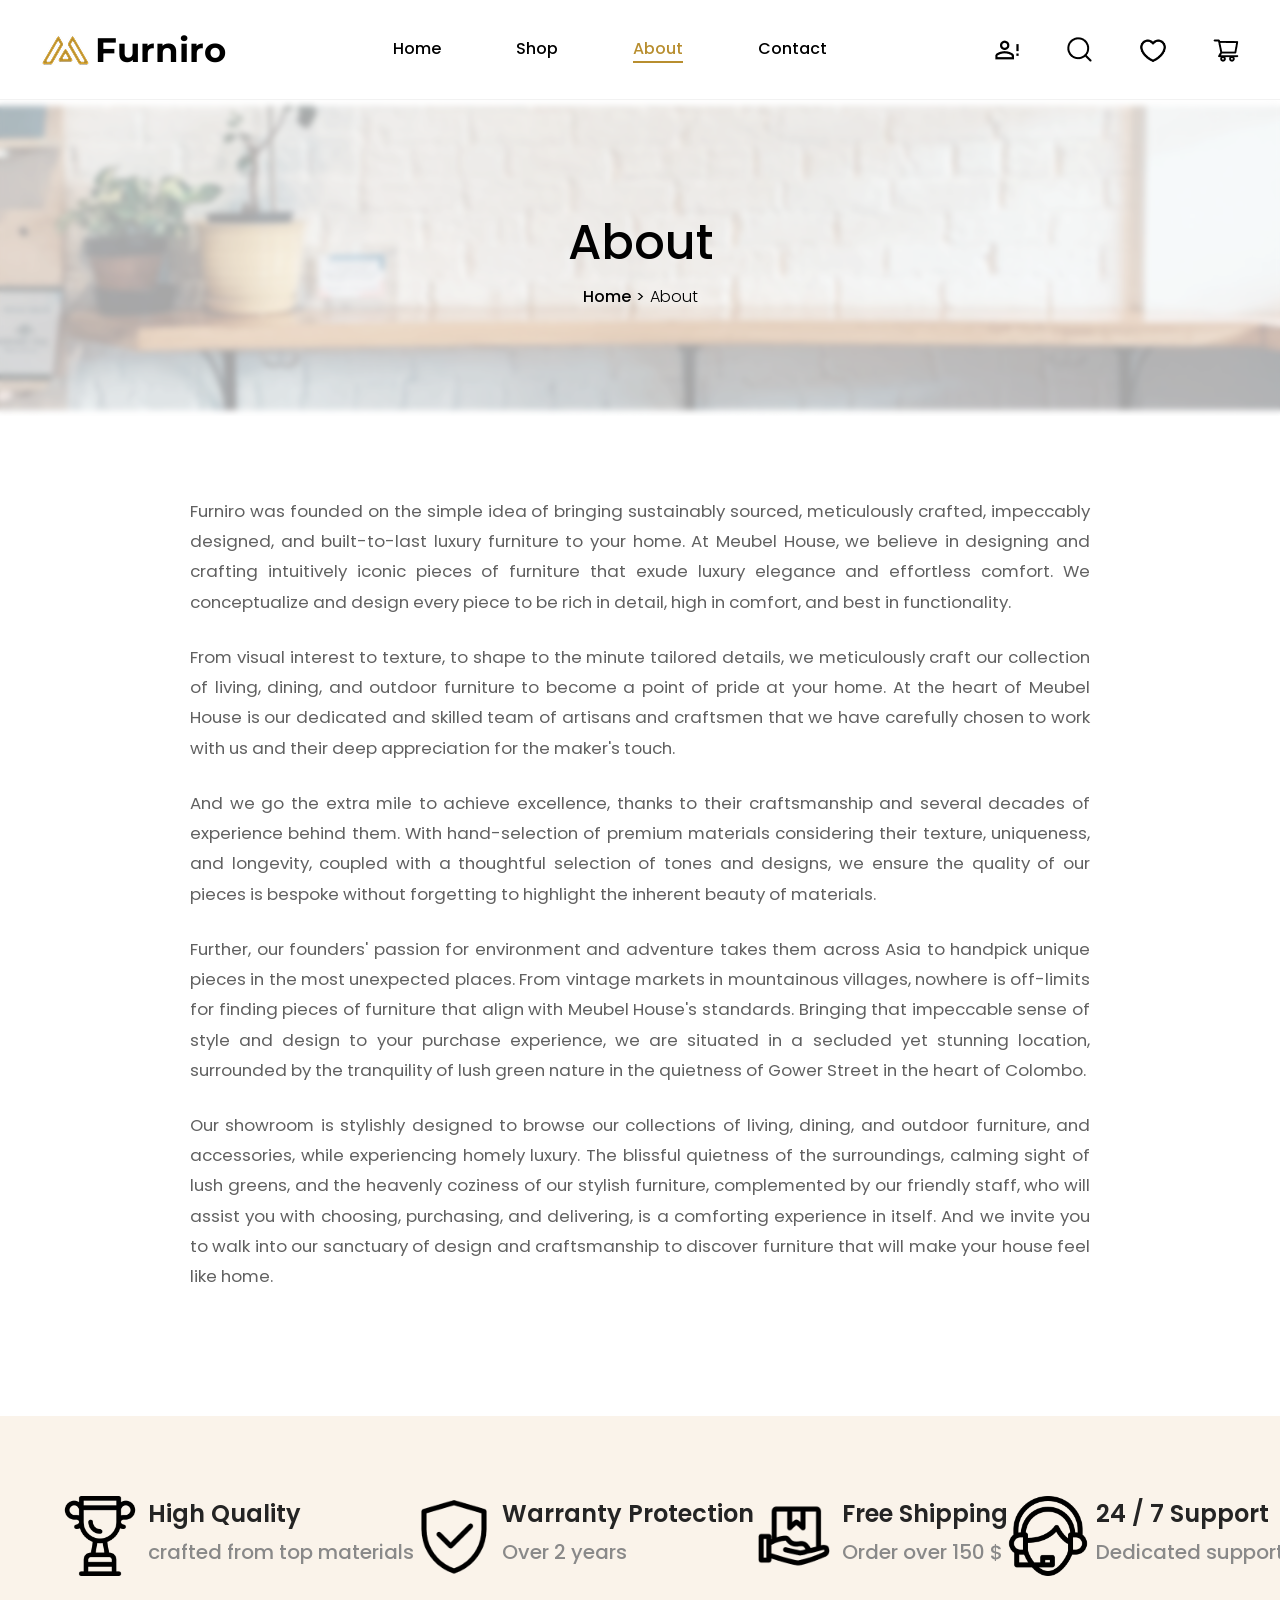
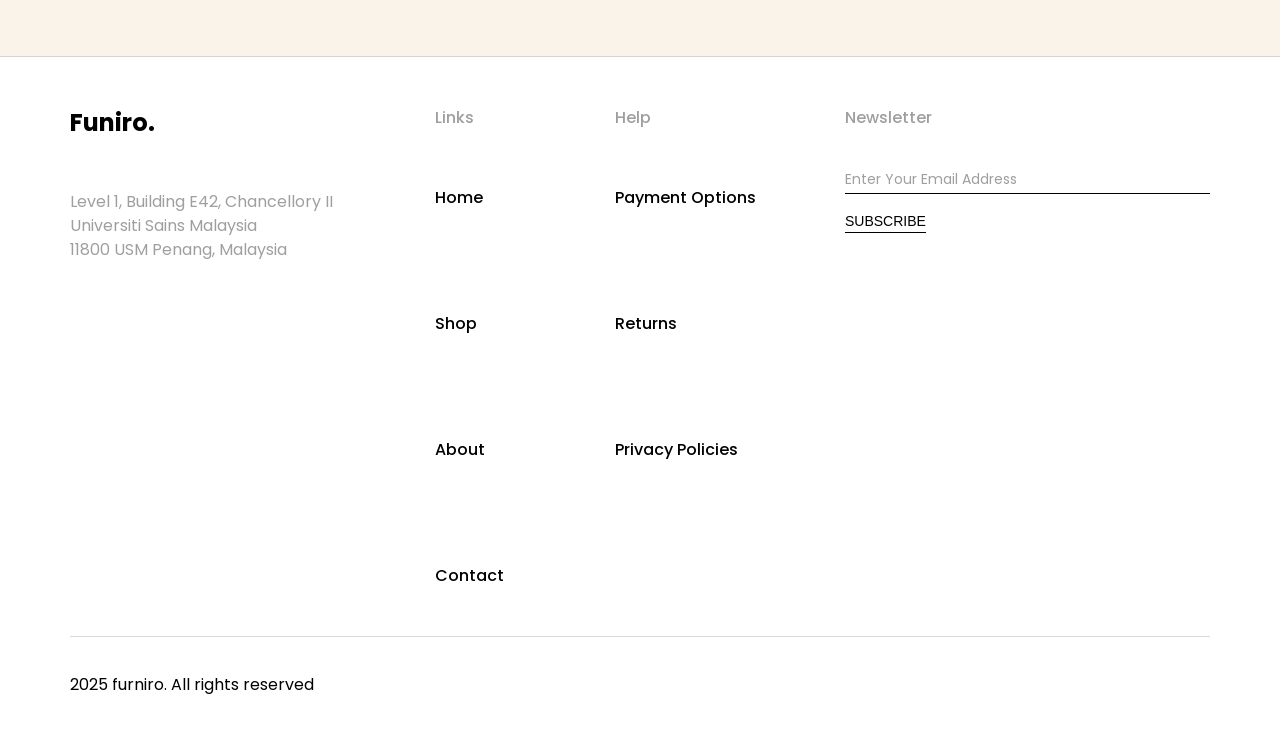
<file: about.html>
<!DOCTYPE html>
<html lang="en">
<head>
  <meta charset="UTF-8">
  <meta name="viewport" content="width=device-width, initial-scale=1.0">
  <title>About - Furniro</title>

  <link rel="stylesheet" href="./css/layout/main.css">

  <!-- Header component styles -->
  <link rel="stylesheet" href="./css/layout/header.css">
  <link rel="stylesheet" href="./css/components/header/search.css">
  <link rel="stylesheet" href="./css/components/header/dropdown-base.css">
  <link rel="stylesheet" href="./css/components/header/cart.css">
  <link rel="stylesheet" href="./css/components/header/wishlist.css">
  <link rel="stylesheet" href="./css/components/header/user.css">


  <link rel="stylesheet" href="./css/layout/footer.css">

  <link rel="stylesheet" href="./css/core/toast.css">
  <link rel="stylesheet" href="./css/components/banners/page-banner.css">
  <link rel="stylesheet" href="./css/components/banners/feature-banner.css">

  <!-- Contact page styles -->
  <link rel="stylesheet" href="./css/layout/about.css">
  <link rel="stylesheet" href="./css/pages/about/typewriter.css">

  <link href="https://fonts.googleapis.com/css2?family=Poppins:wght@400;500;600;700&family=Montserrat:wght@700&display=swap"
          rel="stylesheet">
</head>
<body>
<div id="header-placeholder"></div>

<div id="banner-placeholder"></div>

<!-- About内容区域 - 纯文本 -->
<section class="about-typewriter-section">
  <div class="typewriter-container">

    <!-- 内容 -->
    <div class="typewriter-content">
      <p class="reveal-paragraph" data-index="0">
        Furniro was founded on the simple idea of bringing sustainably sourced, meticulously crafted, impeccably designed, and built-to-last luxury furniture to your home. At Meubel House, we believe in designing and crafting intuitively iconic pieces of furniture that exude luxury elegance and effortless comfort. We conceptualize and design every piece to be rich in detail, high in comfort, and best in functionality.
      </p>

      <p class="reveal-paragraph" data-index="1">
        From visual interest to texture, to shape to the minute tailored details, we meticulously craft our collection of living, dining, and outdoor furniture to become a point of pride at your home. At the heart of Meubel House is our dedicated and skilled team of artisans and craftsmen that we have carefully chosen to work with us and their deep appreciation for the maker's touch.
      </p>

      <p class="reveal-paragraph" data-index="2">
        And we go the extra mile to achieve excellence, thanks to their craftsmanship and several decades of experience behind them. With hand-selection of premium materials considering their texture, uniqueness, and longevity, coupled with a thoughtful selection of tones and designs, we ensure the quality of our pieces is bespoke without forgetting to highlight the inherent beauty of materials.
      </p>

      <p class="reveal-paragraph" data-index="3">
        Further, our founders' passion for environment and adventure takes them across Asia to handpick unique pieces in the most unexpected places. From vintage markets in mountainous villages, nowhere is off-limits for finding pieces of furniture that align with Meubel House's standards. Bringing that impeccable sense of style and design to your purchase experience, we are situated in a secluded yet stunning location, surrounded by the tranquility of lush green nature in the quietness of Gower Street in the heart of Colombo.
      </p>

      <p class="reveal-paragraph" data-index="4">
        Our showroom is stylishly designed to browse our collections of living, dining, and outdoor furniture, and accessories, while experiencing homely luxury. The blissful quietness of the surroundings, calming sight of lush greens, and the heavenly coziness of our stylish furniture, complemented by our friendly staff, who will assist you with choosing, purchasing, and delivering, is a comforting experience in itself. And we invite you to walk into our sanctuary of design and craftsmanship to discover furniture that will make your house feel like home.
      </p>
    </div>
  </div>
</section>



<div id="feature-banner-placeholder"></div>

<div id="footer-placeholder"></div>

<!-- Core utilities -->
<script src="./js/component/component-loader.js"></script>
<script src="./js/core/page-utility.js"></script>
<script src="./js/core/toast.js"></script>
<script src="./js/core/auth-guard.js"></script>
<script src="./js/core/navigate.js"></script>

<!-- Data layer -->
<script src="./js/core/product-repository.js"></script>
<script src="./js/core/data-sync-utils.js"></script>
<script src="./js/pages/shop/product-filter.js"></script>

<!-- Header components -->
<script src="./js/component/header/search.js"></script>
<script src="./js/component/header/cart-dropdown-renderer.js"></script>
<script src="./js/component/header/cart.js"></script>
<script src="./js/component/header/wishlist-dropdown-renderer.js"></script>
<script src="./js/component/header/wishlist.js"></script>
<script src="./js/component/header/user-dropdown-renderer.js"></script>
<script src="./js/component/header/user.js"></script>

<!-- About page components -->
<script src="./js/pages/about/paragraph-reveal.js"></script>

<!-- Page managers -->
<script src="./js/manager/about-manager.js"></script>
<script src="./js/manager/header-manager.js"></script>

<!-- Main controller (must be last) -->
<script src="./js/manager/main.js"></script>

<script>
  // Initialize about page after main app initialization
  (async function() {
    // Wait for main app initialization
    const waitForApp = () => {
      return new Promise((resolve) => {
        const checkInit = () => window.FurniroApp && window.FurniroApp.isInitialized === true;

        if (checkInit()) {
          resolve();
        } else {
          const checkInterval = setInterval(() => {
            if (checkInit()) {
              clearInterval(checkInterval);
              resolve();
            }
          }, 50);

          // Timeout after 10 seconds
          setTimeout(() => {
            clearInterval(checkInterval);
            console.error('Timeout: Main app not initialized');
            resolve();
          }, 10000);
        }
      });
    };

    await waitForApp();

    try {
      console.log('🚀 Initializing About Page...');

      // Simple breadcrumb for about page
      const breadcrumb = [
        { text: 'Home', href: './index.html' },
        { text: 'About' }
      ];

      // Load page-specific components (banner and feature-banner)
      await ComponentLoader.loadComponents([
        {
          name: 'page-banner',
          target: '#banner-placeholder',
          params: {
            'banner-title': 'About',
            'banner-breadcrumb': breadcrumb
          }
        },
        {
          name: 'feature-banner',
          target: '#feature-banner-placeholder'
        }
      ]);

      console.log('✓ About page components loaded');
    } catch (error) {
      console.error('❌ About page initialization failed:', error);
    }
  })();
</script>

</body>
</html>
</file>
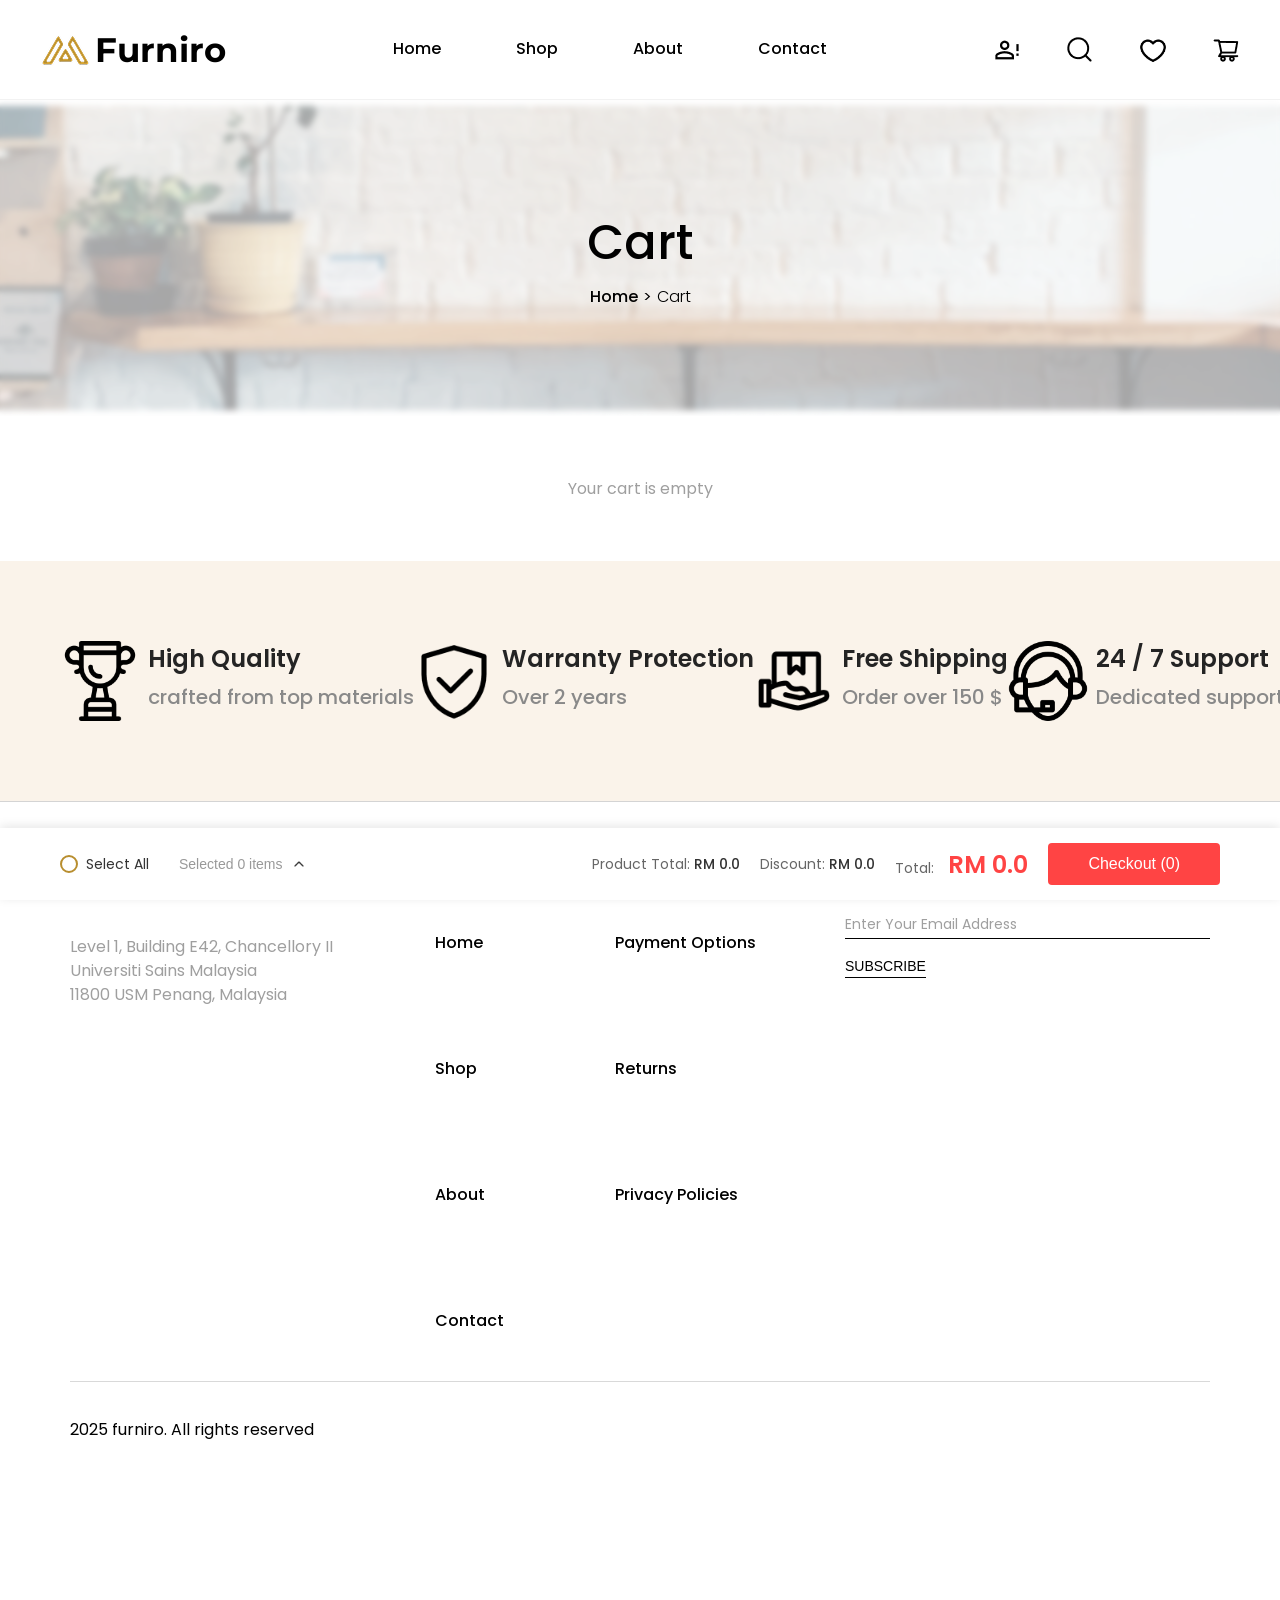
<file: cart.html>
<!DOCTYPE html>
<html lang="en">
<head>
    <meta charset="UTF-8">
    <meta name="viewport" content="width=device-width, initial-scale=1.0">
    <title>Cart - Furniro</title>

    <link rel="stylesheet" href="./css/layout/main.css">

    <!-- Header component styles -->
    <link rel="stylesheet" href="./css/layout/header.css">
    <link rel="stylesheet" href="./css/components/header/search.css">
    <link rel="stylesheet" href="./css/components/header/dropdown-base.css">
    <link rel="stylesheet" href="./css/components/header/cart.css">
    <link rel="stylesheet" href="./css/components/header/wishlist.css">
    <link rel="stylesheet" href="./css/components/header/user.css">

    <link rel="stylesheet" href="./css/layout/footer.css">
    <link rel="stylesheet" href="./css/core/toast.css">
    <link rel="stylesheet" href="./css/components/banners/page-banner.css">
    <link rel="stylesheet" href="./css/components/banners/feature-banner.css">

    <!-- Cart-specific styles -->
    <link rel="stylesheet" href="./css/pages/cart/cart-product-line.css">
    <link rel="stylesheet" href="./css/pages/cart/cart-checkbox.css">
    <link rel="stylesheet" href="./css/pages/cart/cart-summary.css">

    <link href="https://fonts.googleapis.com/css2?family=Poppins:wght@400;500;600;700&family=Montserrat:wght@700&display=swap"
            rel="stylesheet">
</head>
<body>

<div id="header-placeholder"></div>

<div id="banner-placeholder"></div>

<!-- Cart Items Container -->
<div class="cart-container" id="cart-items-container">
    <!-- Cart items will be dynamically rendered here -->
</div>

<!-- Fixed Bottom Summary Section -->
<div class="summary-section">
    <!-- Selected Items Preview (Hidden by default) -->
    <div class="selected-items-preview" id="selectedItemsPreview">
        <div class="preview-header">Selected items:</div>
        <div class="preview-carousel">
            <button class="carousel-btn">‹</button>
            <div class="carousel-container">
                <div class="carousel-track" id="carouselTrack">
                    <!-- Preview items will be added dynamically -->
                </div>
            </div>
            <button class="carousel-btn">›</button>
        </div>
    </div>

    <!-- Summary Bar -->
    <div class="summary-bar">
        <div class="select-all-container">
            <input type="checkbox" id="selectAll" class="select-all-checkbox">
            <label for="selectAll" class="select-all-custom"></label>
            <label for="selectAll" class="select-all-label">Select All</label>
        </div>

        <button class="selected-count-btn">
            <span>Selected <span id="selectedCount">0</span> items</span>
            <img src="./images/icons/down.png" alt="arrow" class="arrow-icon" id="arrowIcon">
        </button>

        <div class="summary-details">
            <div class="summary-item">
                Product Total: <span id="productTotal">RM 0.00</span>
            </div>
            <div class="summary-item">
                Discount: <span id="discount">RM 0.00</span>
            </div>
            <div class="total-price">
                Total: <span class="price" id="totalPrice">RM 0.00</span>
            </div>
        </div>

        <button class="checkout-btn">Checkout (<span id="checkoutCount">0</span>)</button>
    </div>
</div>

<div id="feature-banner-placeholder"></div>

<div id="footer-placeholder"></div>

<!-- Core utilities -->
<script src="./js/component/component-loader.js"></script>
<script src="./js/core/page-utility.js"></script>
<script src="./js/core/toast.js"></script>
<script src="./js/core/auth-guard.js"></script>
<script src="./js/core/navigate.js"></script>

<!-- Data layer -->
<script src="./js/core/product-repository.js"></script>
<script src="./js/core/data-sync-utils.js"></script>
<script src="./js/pages/shop/product-filter.js"></script>

<!-- Header components -->
<script src="./js/component/header/search.js"></script>
<script src="./js/component/header/cart-dropdown-renderer.js"></script>
<script src="./js/component/header/cart.js"></script>
<script src="./js/component/header/wishlist-dropdown-renderer.js"></script>
<script src="./js/component/header/wishlist.js"></script>
<script src="./js/component/header/user-dropdown-renderer.js"></script>
<script src="./js/component/header/user.js"></script>

<!-- Cart page specific components -->
<script src="./js/pages/cart/cart-product-line-renderer.js"></script>
<script src="./js/pages/cart/cart-summary-carousel.js"></script>
<script src="./js/pages/cart/cart-summary-manager.js"></script>

<!-- Page managers -->
<script src="./js/manager/header-manager.js"></script>
<script src="./js/manager/cart-manager.js"></script>

<!-- Main controller (initializes all page managers) -->
<script src="./js/manager/main.js"></script>

<script>
    // Load page banner and feature banner components, then initialize cart page
    document.addEventListener('DOMContentLoaded', async () => {
        // Simple breadcrumb for cart page
        const breadcrumb = [{text: 'Home', href: './index.html'}, {text: 'Cart'}];

        await ComponentLoader.loadComponents([
            {
                name: 'page-banner',
                target: '#banner-placeholder',
                params: {
                    'banner-title': 'Cart',
                    'banner-breadcrumb': breadcrumb
                }
            },
            {
                name: 'feature-banner',
                target: '#feature-banner-placeholder'
            }
        ]);

        // Wait for main app to be fully initialized
        const waitForApp = () => {
            return new Promise((resolve) => {
                const checkInit = () => window.FurniroApp && window.FurniroApp.isInitialized === true;

                if (checkInit()) {
                    resolve();
                } else {
                    const checkInterval = setInterval(() => {
                        if (checkInit()) {
                            clearInterval(checkInterval);
                            resolve();
                        }
                    }, 50);

                    // Timeout after 5 seconds
                    setTimeout(() => {
                        clearInterval(checkInterval);
                        console.warn('Main app initialization timeout');
                        resolve();
                    }, 5000);
                }
            });
        };

        await waitForApp();

        // Initialize cart page manager
        if (window.CartPageManager) {
            const cartPageManager = new CartPageManager();
            cartPageManager.init();
        } else {
            console.error('CartPageManager not found - check script loading order');
        }
    });
</script>

</body>
</html>
</file>
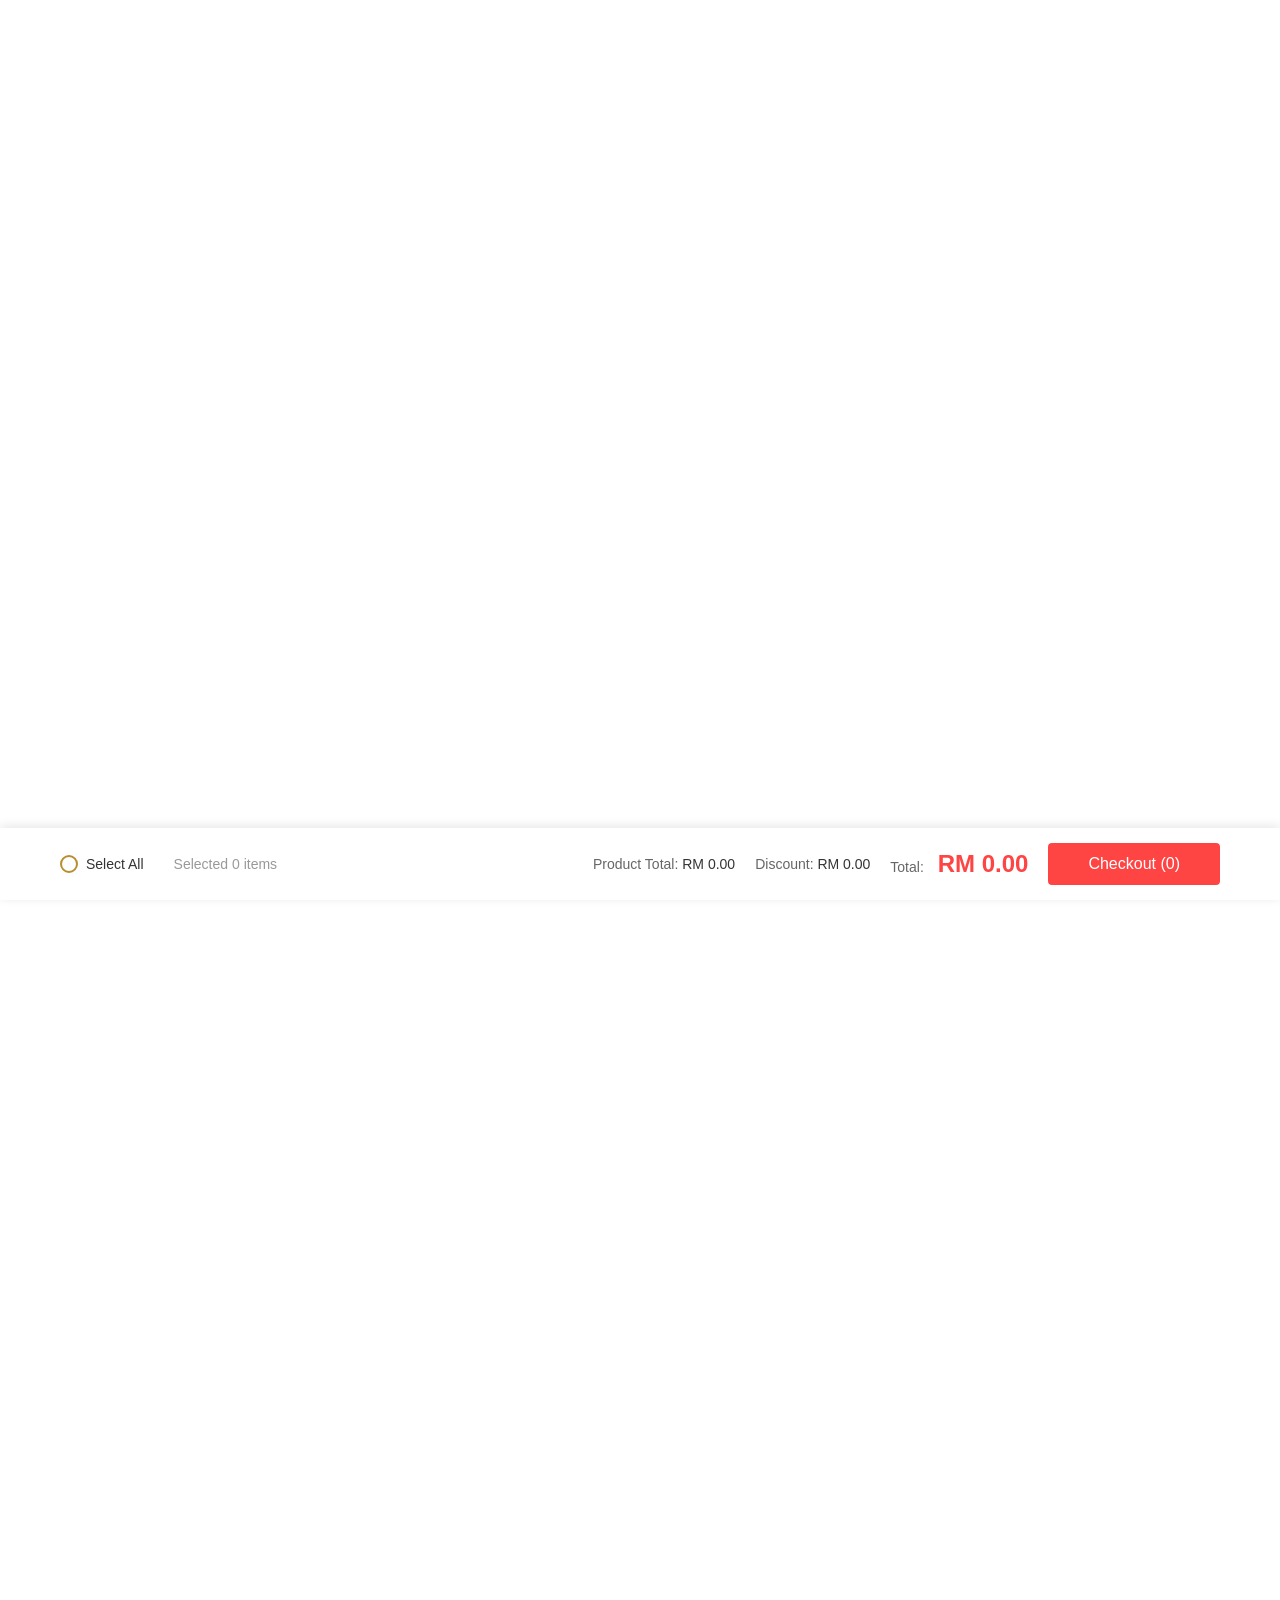
<file: checkout.html>
<!DOCTYPE html>
<html lang="en">
<head>
    <meta charset="UTF-8">
    <meta name="viewport" content="width=device-width, initial-scale=1.0">
    <title>Checkout - Furniro</title>

    <link rel="stylesheet" href="./css/layout/main.css">

    <!-- Header component styles (hidden but needed for cart manager) -->
    <link rel="stylesheet" href="./css/layout/header.css">
    <link rel="stylesheet" href="./css/components/header/search.css">
    <link rel="stylesheet" href="./css/components/header/dropdown-base.css">
    <link rel="stylesheet" href="./css/components/header/cart.css">
    <link rel="stylesheet" href="./css/components/header/wishlist.css">
    <link rel="stylesheet" href="./css/components/header/user.css">

    <link rel="stylesheet" href="./css/layout/footer.css">
    <link rel="stylesheet" href="./css/core/toast.css">
    <link rel="stylesheet" href="./css/components/banners/page-banner.css">
    <link rel="stylesheet" href="./css/components/banners/feature-banner.css">

    <!-- Checkout page styles -->
    <link rel="stylesheet" href="./css/layout/checkout.css">
    <!-- Generic form component styles -->
    <link rel="stylesheet" href="./css/components/forms/form.css">
    <link rel="stylesheet" href="./css/components/forms/searchable-dropdown.css">
    <!-- Checkout-specific styles -->
    <link rel="stylesheet" href="./css/pages/checkout/form-billing.css">
    <link rel="stylesheet" href="./css/pages/checkout/checkout-summary.css">
    <link rel="stylesheet" href="./css/pages/checkout/checkout-payment.css">

    <link href="https://fonts.googleapis.com/css2?family=Poppins:wght@400;500;600;700&family=Montserrat:wght@700&display=swap"
            rel="stylesheet">
</head>
<body>

<!-- Header placeholder (hidden but needed for cart manager) -->
<div id="header-placeholder"></div>

<div id="banner-placeholder"></div>

<!--账单表单区-->
<div class="checkout-container">
    <form id="checkoutForm" class="checkout-form" novalidate>
        <section class="billing-section">
            <!-- 表单内容由 JS 动态渲染 -->
        </section>

        <div class="checkout-right-column">
            <aside class="order-summary">
                <div class="summary-header">
                    <h2>Product</h2>
                    <span class="summary-item-count">(0 items)</span>
                </div>

                <!-- Products container with scrolling -->
                <div class="summary-products">
                    <!-- Products will be dynamically rendered here -->
                </div>

                <div class="summary-row">
                    <p>Subtotal</p>
                    <p id="summary-subtotal">RM 0.0</p>
                </div>

                <div class="summary-row">
                    <p>Discount Amount</p>
                    <p id="summary-discount">RM 0.0</p>
                </div>

                <div class="summary-row total">
                    <p>Grand Total</p>
                    <p class="total-price" id="summary-total">RM 0.0</p>
                </div>
            </aside>

            <aside class="payment-section">
                <h3 class="payment-section-title">Payment Method</h3>
                
                <div class="payment-methods">
                    <!-- 银行转账选项 -->
                    <div class="payment-option">
                        <input type="radio" id="bankTransfer" name="paymentMethod" value="bank-transfer" checked>
                        <label for="bankTransfer">Direct Bank Transfer</label>
                    </div>

                    <!-- 银行转账说明 -->
                    <p class="payment-description bank-description">
                        Make your payment directly into our bank account. Please use your Order ID as the payment reference. Your order will not be shipped until the funds have cleared in our account.
                    </p>

                    <!-- 货到付款选项 -->
                    <div class="payment-option">
                        <input type="radio" id="cashOnDelivery" name="paymentMethod" value="cash-on-delivery">
                        <label for="cashOnDelivery">Cash On Delivery</label>
                    </div>

                    <!-- 货到付款说明 -->
                    <p class="payment-description cash-description">
                        Pay with cash upon delivery. Please prepare exact change if possible. Our delivery person will provide you with a receipt.
                    </p>
                </div>

                <p class="privacy-notice">
                    Your personal data will be used to support your experience throughout this website,
                    to manage access to your account, and for other purposes described in our
                    <strong>privacy policy.</strong>
                </p>

                <button type="submit" class="form-submit-btn place-order-btn">Place order</button>
            </aside>
        </div>
    </form>
</div>

<div id="feature-banner-placeholder"></div>

<div id="footer-placeholder"></div>

<!-- Core utilities -->
<script src="./js/component/component-loader.js"></script>
<script src="./js/core/page-utility.js"></script>
<script src="./js/core/toast.js"></script>
<script src="./js/core/auth-guard.js"></script>
<script src="./js/core/navigate.js"></script>

<!-- Data layer -->
<script src="./js/core/product-repository.js"></script>
<script src="./js/core/data-sync-utils.js"></script>
<script src="./js/pages/shop/product-filter.js"></script>

<!-- Header components (required for cart manager) -->
<script src="./js/component/header/search.js"></script>
<script src="./js/component/header/cart-dropdown-renderer.js"></script>
<script src="./js/component/header/wishlist-dropdown-renderer.js"></script>
<script src="./js/component/header/wishlist.js"></script>
<script src="./js/component/header/cart.js"></script>
<script src="./js/component/header/user-dropdown-renderer.js"></script>
<script src="./js/component/header/user.js"></script>

<!-- Checkout page specific components -->
<script src="./js/core/location-repository.js"></script>
<script src="./js/component/form/searchable-dropdown.js"></script>
<script src="./js/component/form/field-validator.js"></script>
<script src="./js/component/form/form-field-factory.js"></script>
<script src="./js/component/form/form-renderer.js"></script>

<!-- Checkout managers -->
<script src="./js/pages/checkout/form-manager.js"></script>
<script src="./js/pages/checkout/checkout-summary-renderer.js"></script>
<script src="./js/pages/checkout/checkout-summary-manager.js"></script>

<!-- Page managers -->
<script src="./js/manager/header-manager.js"></script>
<script src="./js/manager/checkout-manager.js"></script>

<!-- Main controller (initializes all page managers) -->
<script src="./js/manager/main.js"></script>

<script>
    // Initialize checkout page after main app initialization
    (async function() {
        // Wait for main app initialization
        const waitForApp = () => {
            return new Promise((resolve) => {
                const checkInit = () => window.FurniroApp && window.FurniroApp.isInitialized === true;

                if (checkInit()) {
                    resolve();
                } else {
                    const checkInterval = setInterval(() => {
                        if (checkInit()) {
                            clearInterval(checkInterval);
                            resolve();
                        }
                    }, 50);

                    // Timeout after 10 seconds
                    setTimeout(() => {
                        clearInterval(checkInterval);
                        console.error('Timeout: Main app not initialized');
                        resolve();
                    }, 10000);
                }
            });
        };

        await waitForApp();

        // Simple breadcrumb for checkout page
        const breadcrumb = [
            { text: 'Home', href: './index.html' },
            { text: 'Cart', href: './cart.html' },
            { text: 'Checkout' }
        ];

        // Load page-specific components (banner and feature-banner)
        await ComponentLoader.loadComponents([
            {
                name: 'page-banner',
                target: '#banner-placeholder',
                params: {
                    'banner-title': 'Checkout',
                    'banner-breadcrumb': breadcrumb
                }
            },
            {
                name: 'feature-banner',
                target: '#feature-banner-placeholder'
            }
        ]);

        // Wait for cart manager to be fully initialized
        let attempts = 0;
        while (!window.cartManagerInstance && attempts < 20) {
            await new Promise(resolve => setTimeout(resolve, 100));
            attempts++;
        }

        if (!window.cartManagerInstance) {
            console.error('Cart manager not available after waiting');
            alert('Failed to initialize checkout: Cart manager not available');
            return;
        }

        // Initialize checkout manager
        try {
            const manager = new CheckoutManager('checkoutForm');
            await manager.initialize();
        } catch (error) {
            console.error('Failed to initialize checkout:', error);
            alert('Failed to load checkout page: ' + error.message);
        }
    })();
</script>

</body>
</html>
</file>
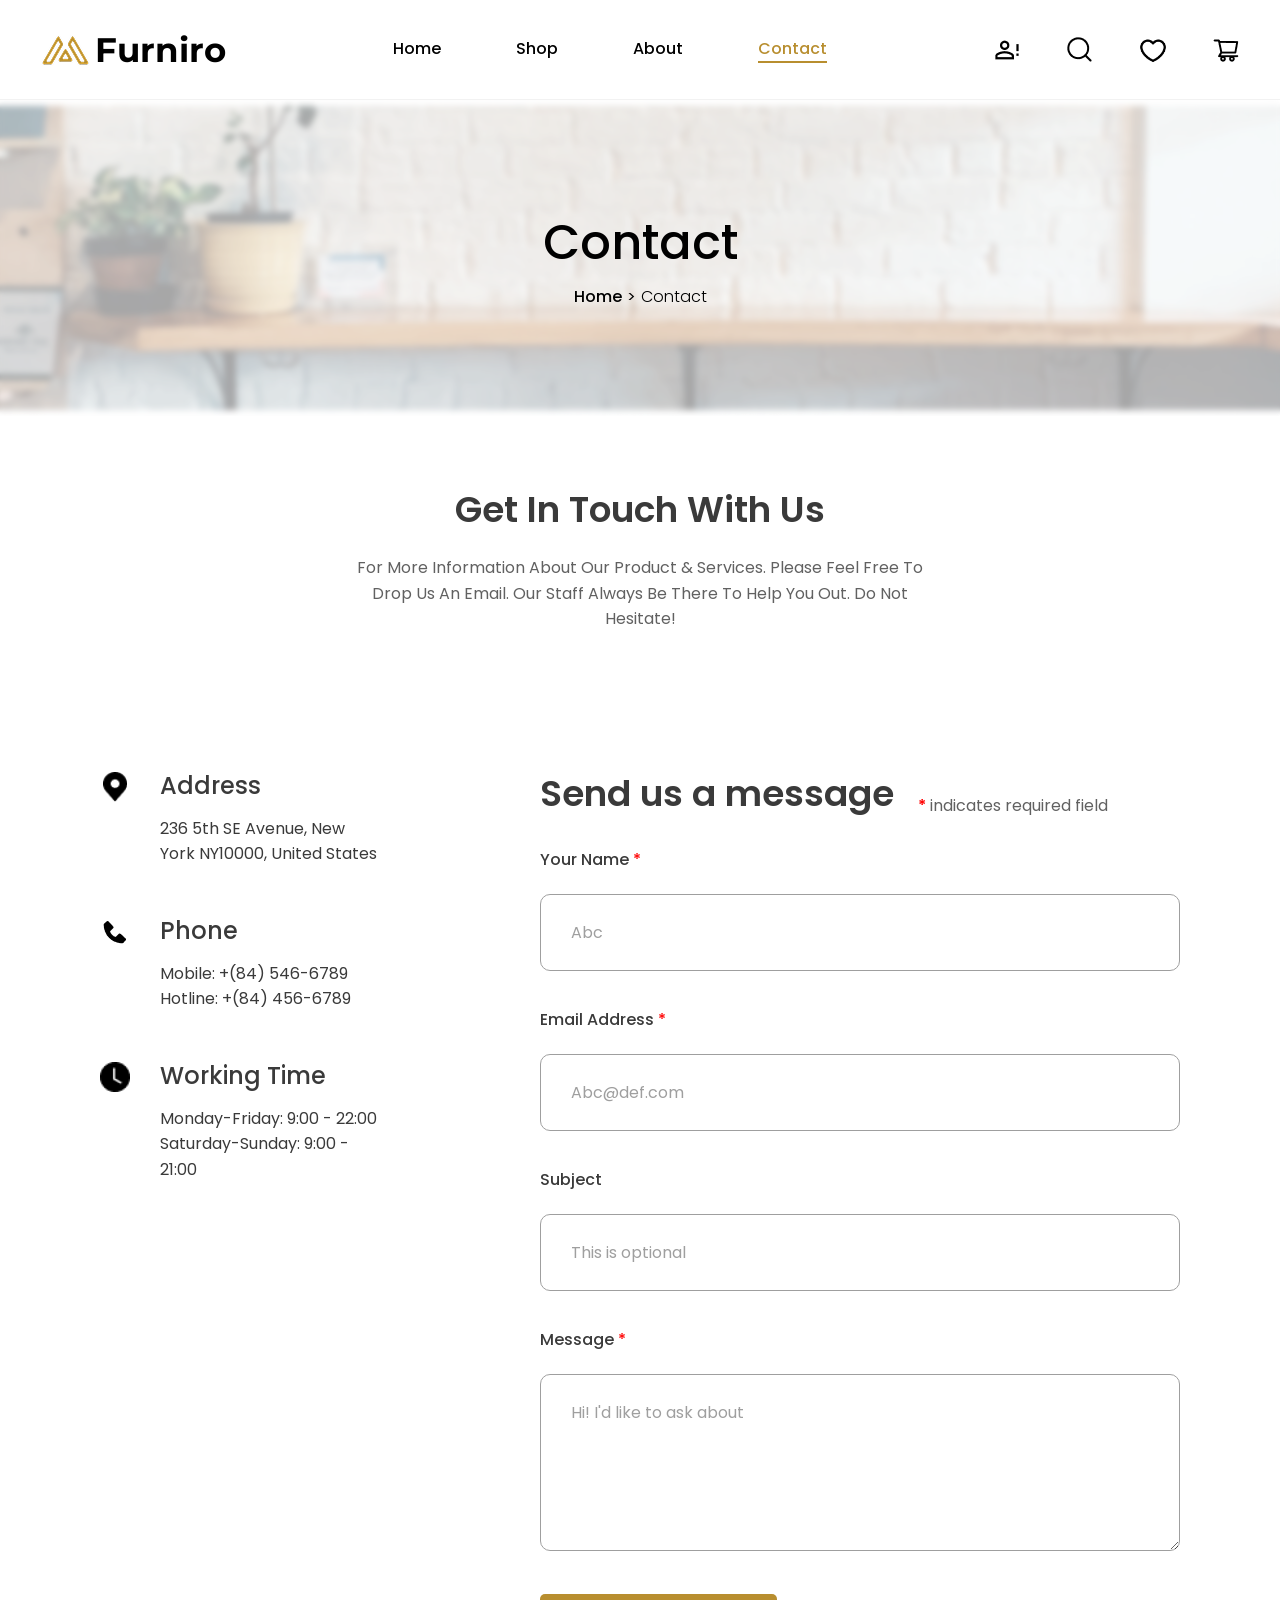
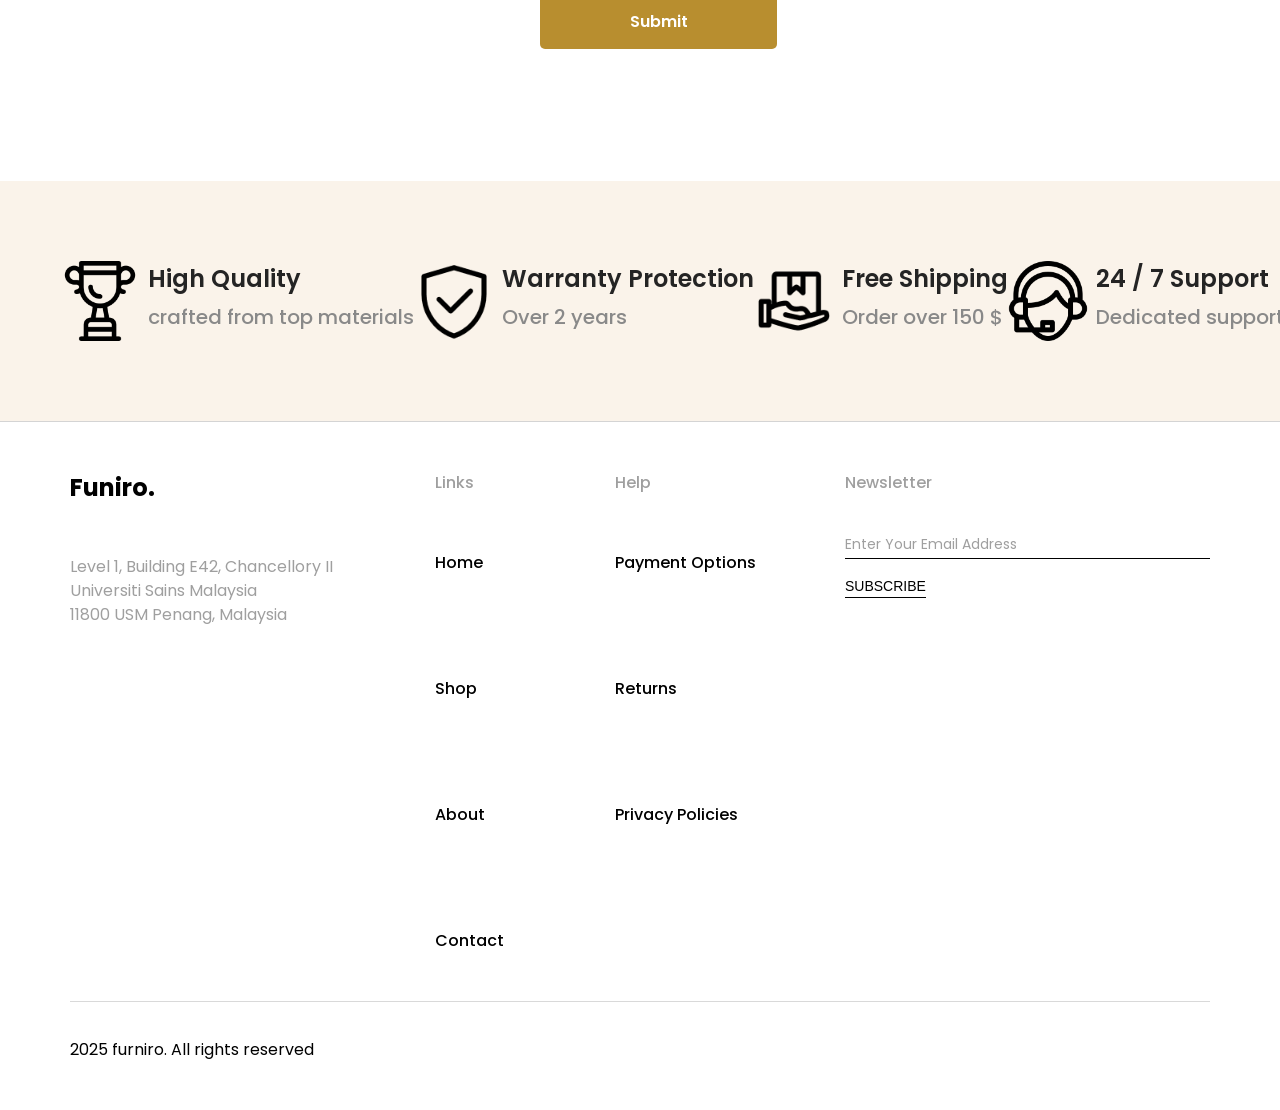
<file: contact.html>
<!DOCTYPE html>
<html lang="en">
<head>
    <meta charset="UTF-8">
    <meta name="viewport" content="width=device-width, initial-scale=1.0">
    <title>Contact - Furniro</title>

    <link rel="stylesheet" href="./css/layout/main.css">

    <!-- Header component styles -->
    <link rel="stylesheet" href="./css/layout/header.css">
    <link rel="stylesheet" href="./css/components/header/search.css">
    <link rel="stylesheet" href="./css/components/header/dropdown-base.css">
    <link rel="stylesheet" href="./css/components/header/cart.css">
    <link rel="stylesheet" href="./css/components/header/wishlist.css">
    <link rel="stylesheet" href="./css/components/header/user.css">


    <link rel="stylesheet" href="./css/layout/footer.css">

    <link rel="stylesheet" href="./css/core/toast.css">
    <link rel="stylesheet" href="./css/components/banners/page-banner.css">
    <link rel="stylesheet" href="./css/components/banners/feature-banner.css">

    <!-- Contact page styles -->
    <link rel="stylesheet" href="./css/components/forms/form.css">
    <link rel="stylesheet" href="./css/layout/contact.css">
    <link rel="stylesheet" href="./css/pages/contact/form-contact.css">

    <link href="https://fonts.googleapis.com/css2?family=Poppins:wght@400;500;600;700&family=Montserrat:wght@700&display=swap"
            rel="stylesheet">
</head>
<body>
<div id="header-placeholder"></div>

<div id="banner-placeholder"></div>

<!-- Contact Content -->
<div class="contact-content-wrapper">
    <!-- Contact Header Section (独立居中) -->
    <div class="contact-main-header">
        <h1>Get In Touch With Us</h1>
        <p>For More Information About Our Product & Services. Please Feel Free To Drop Us An Email. Our Staff Always Be There To Help You Out. Do Not Hesitate!</p>
    </div>

    <!-- Contact Main Content (两列布局) -->
    <div class="contact-container">
        <!-- Contact Information Section -->
        <aside class="contact-info">

        <div class="contact-info-item">
            <div class="contact-icon">
                <img src="./images/icons/location.png" alt="Location">
            </div>
            <div class="contact-details">
                <h3>Address</h3>
                <p>236 5th SE Avenue, New York NY10000, United States</p>
            </div>
        </div>

        <div class="contact-info-item">
            <div class="contact-icon">
                <img src="./images/icons/phone.png" alt="Phone">
            </div>
            <div class="contact-details">
                <h3>Phone</h3>
                <p>Mobile: +(84) 546-6789<br>Hotline: +(84) 456-6789</p>
            </div>
        </div>

        <div class="contact-info-item">
            <div class="contact-icon">
                <img src="./images/icons/time.png" alt="Working Time">
            </div>
            <div class="contact-details">
                <h3>Working Time</h3>
                <p>Monday-Friday: 9:00 - 22:00<br>Saturday-Sunday: 9:00 - 21:00</p>
            </div>
        </div>
    </aside>

    <!-- Contact Form Section -->
    <section class="contact-form-section">
        <!-- 表单内容由 JS 动态渲染 -->
    </section>
    </div>
</div>

<div id="feature-banner-placeholder"></div>

<div id="footer-placeholder"></div>

<!-- Core utilities -->
<script src="./js/component/component-loader.js"></script>
<script src="./js/core/page-utility.js"></script>
<script src="./js/core/toast.js"></script>
<script src="./js/core/auth-guard.js"></script>
<script src="./js/core/navigate.js"></script>

<!-- Data layer -->
<script src="./js/core/product-repository.js"></script>
<script src="./js/core/data-sync-utils.js"></script>
<script src="./js/pages/shop/product-filter.js"></script>

<!-- Header components -->
<script src="./js/component/header/search.js"></script>
<script src="./js/component/header/cart-dropdown-renderer.js"></script>
<script src="./js/component/header/cart.js"></script>
<script src="./js/component/header/wishlist-dropdown-renderer.js"></script>
<script src="./js/component/header/wishlist.js"></script>
<script src="./js/component/header/user-dropdown-renderer.js"></script>
<script src="./js/component/header/user.js"></script>



<!-- Form components -->
<script src="./js/component/form/field-validator.js"></script>
<script src="./js/component/form/form-field-factory.js"></script>
<script src="./js/component/form/form-renderer.js"></script>

<!-- Contact page components -->
<script src="./js/pages/contact/contact-form-manager.js"></script>
<script src="./js/manager/contact-manager.js"></script>

<!-- Page managers -->
<script src="./js/manager/header-manager.js"></script>
<script src="./js/manager/cart-manager.js"></script>

<!-- Main controller (must be last) -->
<script src="./js/manager/main.js"></script>

<script>
    // Initialize contact page after main app initialization
    (async function() {
        // Wait for main app initialization
        const waitForApp = () => {
            return new Promise((resolve) => {
                const checkInit = () => window.FurniroApp && window.FurniroApp.isInitialized === true;

                if (checkInit()) {
                    resolve();
                } else {
                    const checkInterval = setInterval(() => {
                        if (checkInit()) {
                            clearInterval(checkInterval);
                            resolve();
                        }
                    }, 50);

                    // Timeout after 10 seconds
                    setTimeout(() => {
                        clearInterval(checkInterval);
                        console.error('Timeout: Main app not initialized');
                        resolve();
                    }, 10000);
                }
            });
        };

        await waitForApp();

        try {
            console.log('🚀 Initializing Contact Page...');

            // Simple breadcrumb for contact page
            const breadcrumb = [
                { text: 'Home', href: './index.html' },
                { text: 'Contact' }
            ];

            // Load page-specific components (banner and feature-banner)
            await ComponentLoader.loadComponents([
                {
                    name: 'page-banner',
                    target: '#banner-placeholder',
                    params: {
                        'banner-title': 'Contact',
                        'banner-breadcrumb': breadcrumb
                    }
                },
                {
                    name: 'feature-banner',
                    target: '#feature-banner-placeholder'
                }
            ]);

            console.log('✓ Contact page components loaded');

            // Initialize contact manager
            try {
                const manager = new ContactManager();
                await manager.initialize();
                console.log('✓ Contact manager initialized');
            } catch (error) {
                console.error('Failed to initialize contact manager:', error);
                alert('Failed to load contact page: ' + error.message);
            }

        } catch (error) {
            console.error('❌ Contact page initialization failed:', error);
        }
    })();
</script>

</body>
</html>
</file>
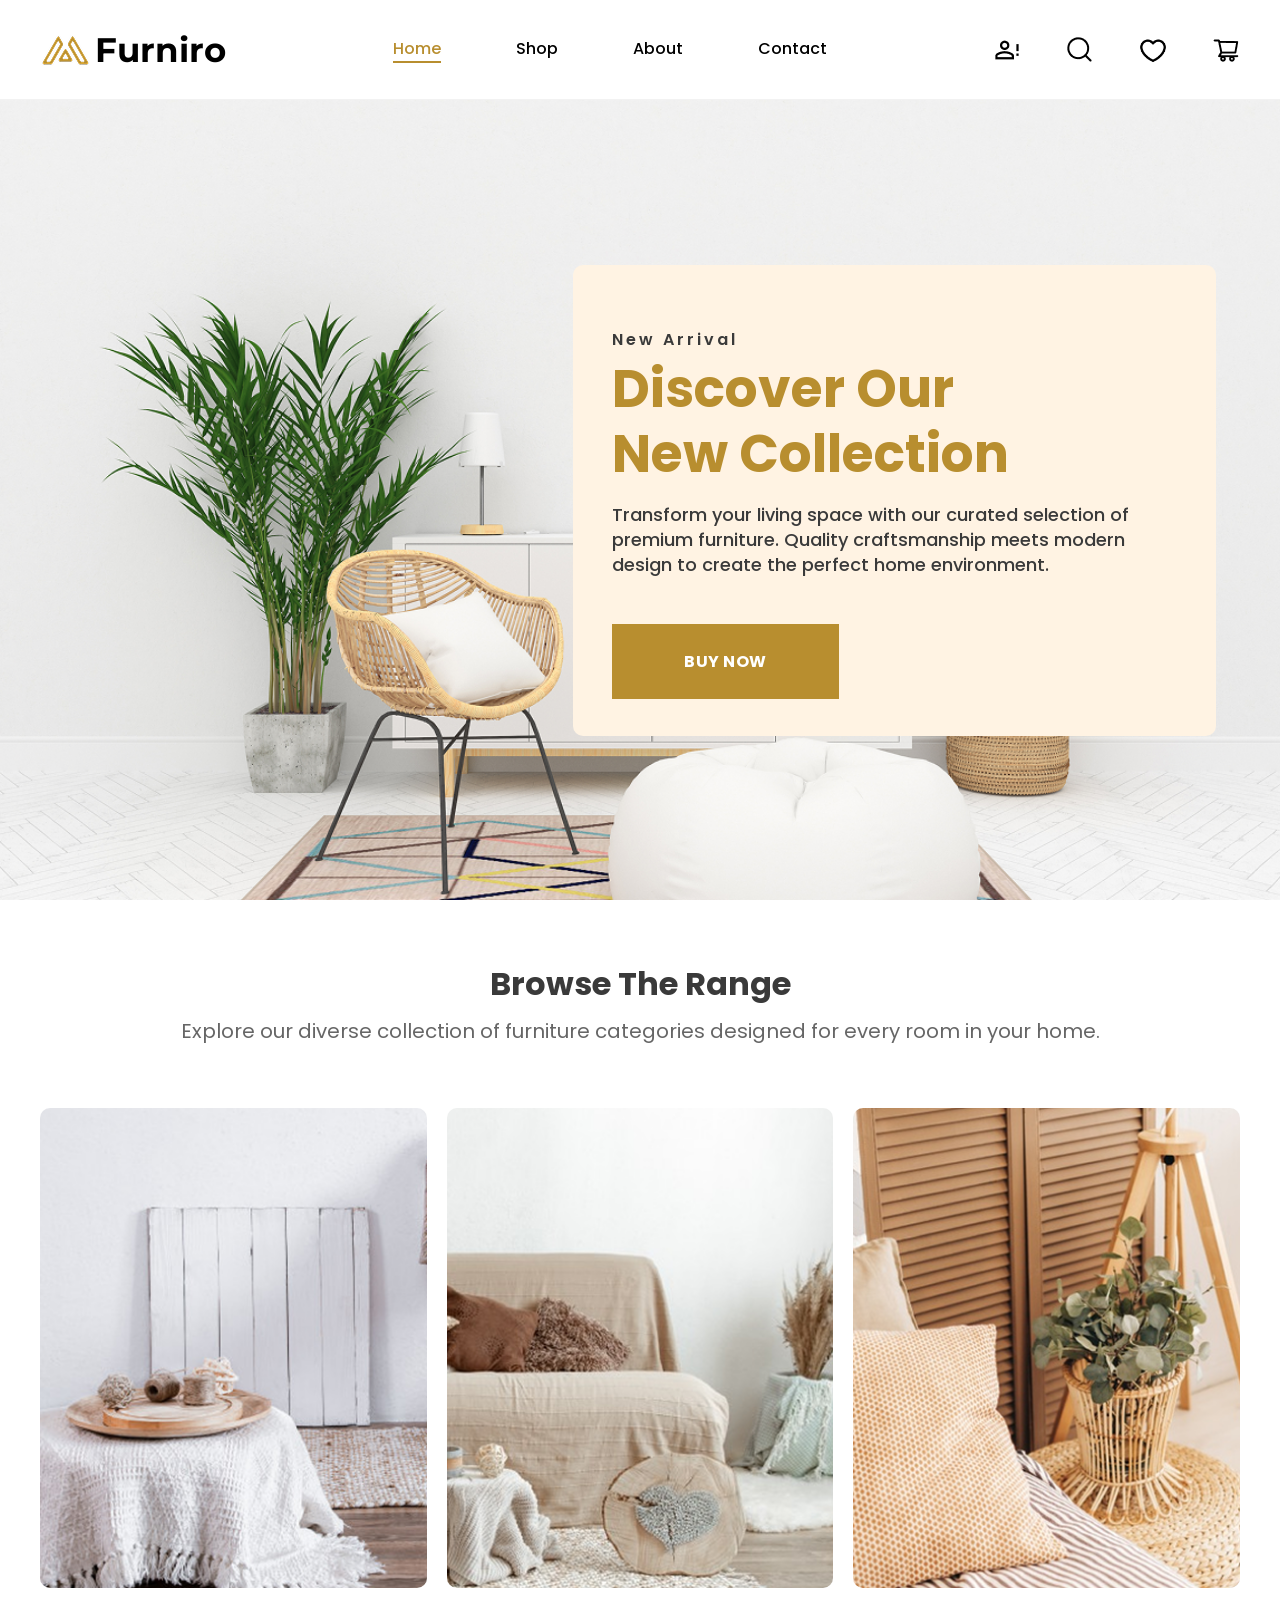
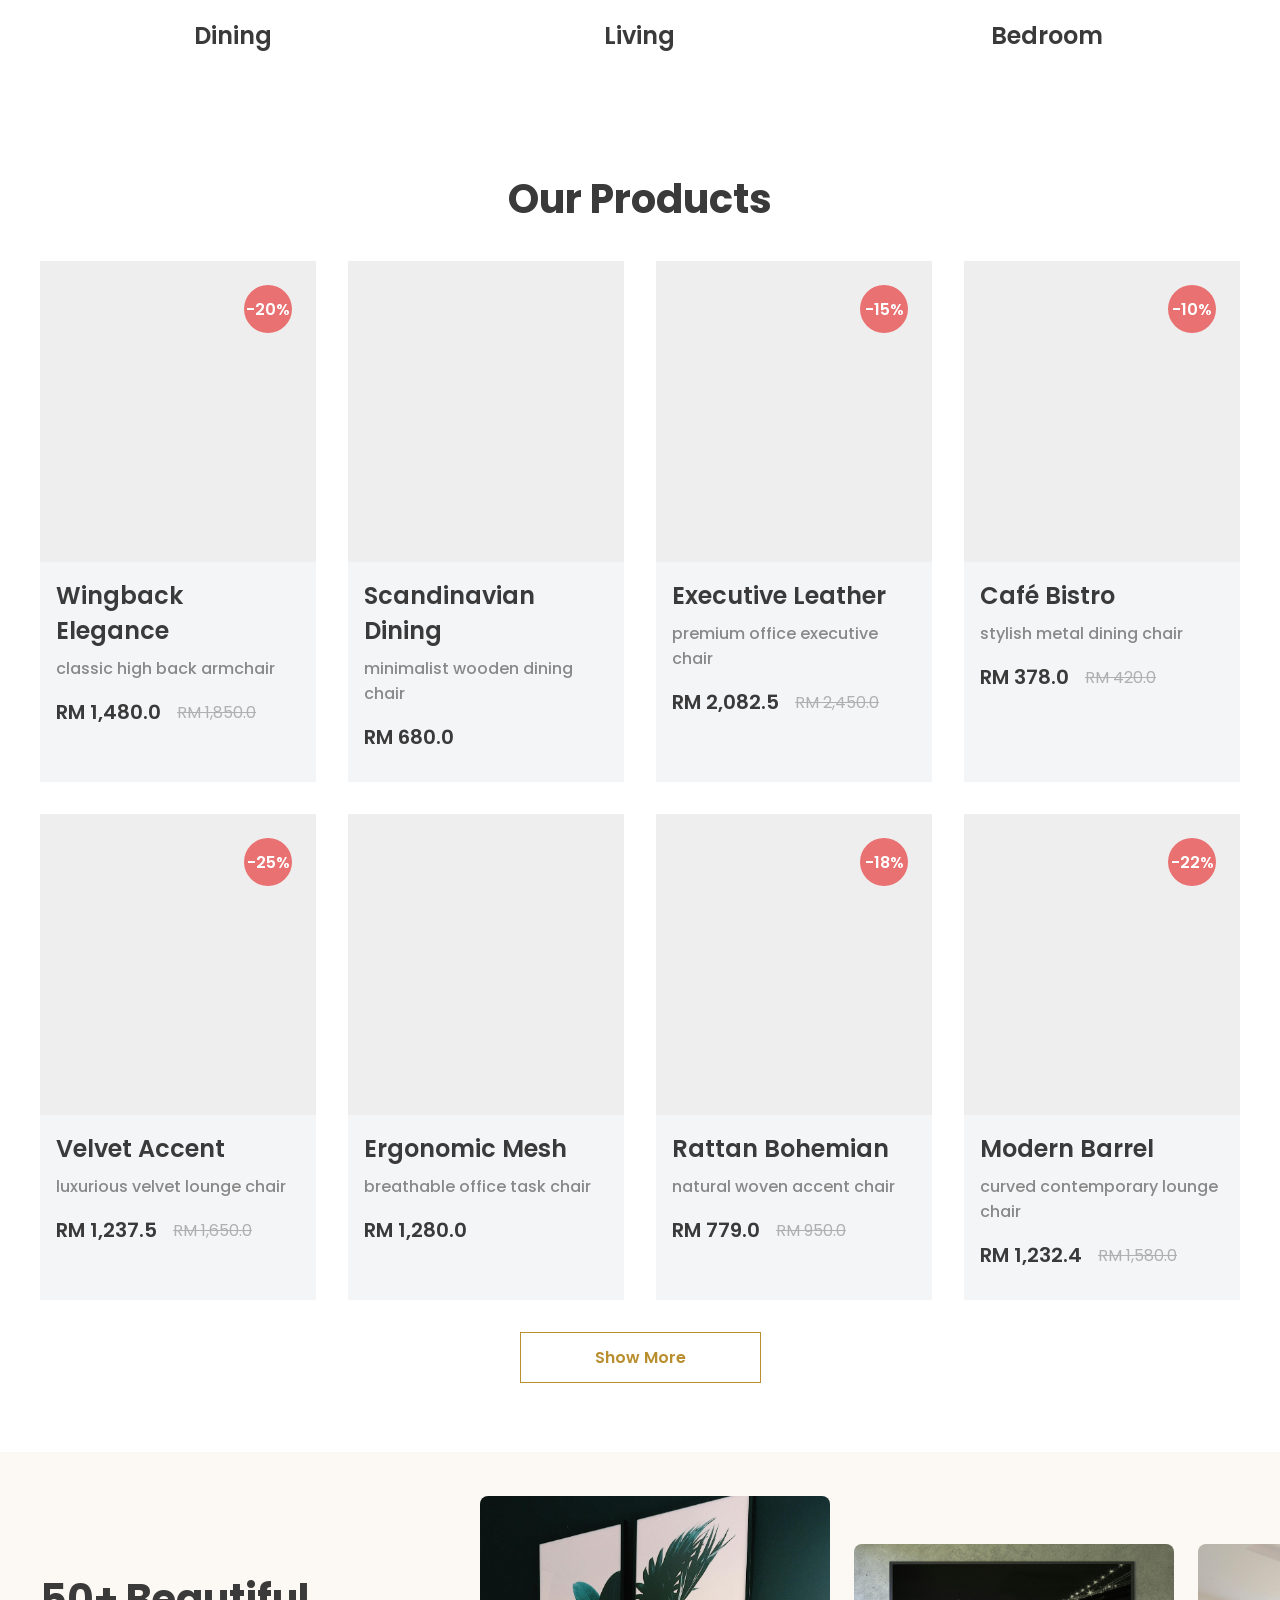
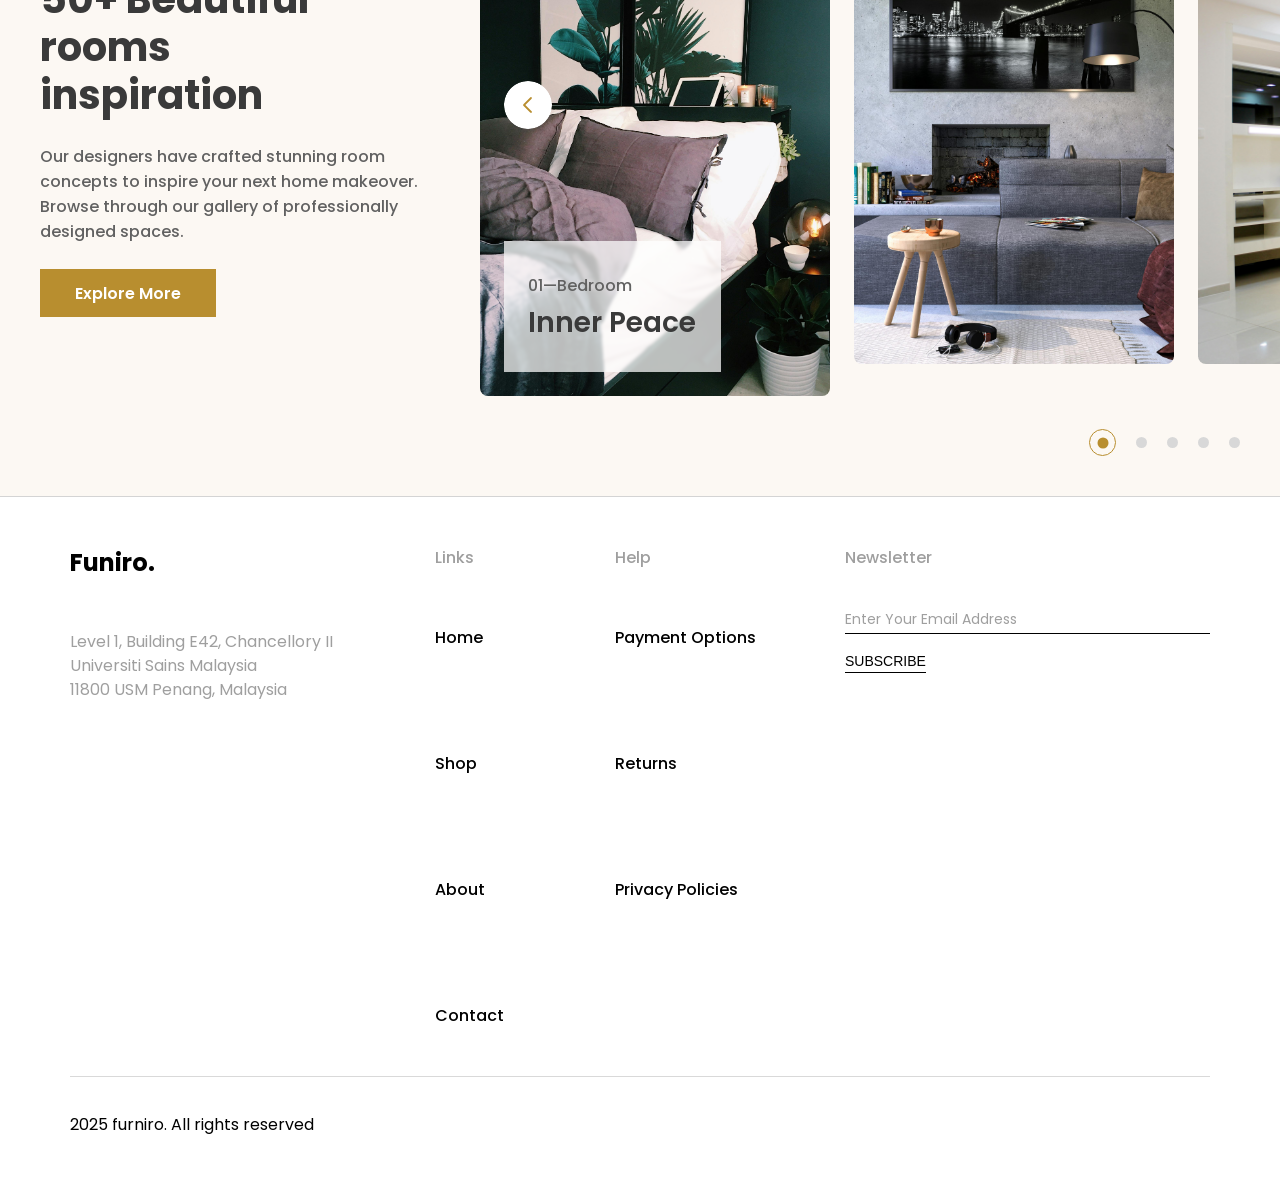
<file: manage.html>
<!DOCTYPE html>
<html lang="en">
<head>
    <meta charset="UTF-8">
    <meta name="viewport" content="width=device-width, initial-scale=1.0">
    <title>Inventory Management - Furniro Admin</title>

    <link rel="stylesheet" href="./css/layout/main.css">

    <!-- Header component styles -->
    <link rel="stylesheet" href="./css/layout/header.css">
    <link rel="stylesheet" href="./css/components/header/search.css">
    <link rel="stylesheet" href="./css/components/header/dropdown-base.css">
    <link rel="stylesheet" href="./css/components/header/cart.css">
    <link rel="stylesheet" href="./css/components/header/wishlist.css">
    <link rel="stylesheet" href="./css/components/header/user.css">

    <link rel="stylesheet" href="./css/layout/footer.css">
    <link rel="stylesheet" href="./css/core/toast.css">
    <link rel="stylesheet" href="./css/core/confirm-dialog.css">
    <link rel="stylesheet" href="./css/components/banners/page-banner.css">
    <link rel="stylesheet" href="./css/components/banners/feature-banner.css">

    <!-- Generic form component styles -->
    <link rel="stylesheet" href="./css/components/forms/form.css">
    <link rel="stylesheet" href="./css/components/forms/searchable-dropdown.css">
    
    <!-- Manage page specific styles -->
    <link rel="stylesheet" href="./css/pages/manage/manage.css">

    <link href="https://fonts.googleapis.com/css2?family=Poppins:wght@400;500;600;700&family=Montserrat:wght@700&display=swap"
            rel="stylesheet">
</head>
<body>

<!-- Header placeholder -->
<div id="header-placeholder"></div>

<div id="banner-placeholder"></div>

<!-- Inventory Management Form -->
<div class="manage-container">
    <form id="inventoryForm" class="inventory-form" novalidate>
        <h2 class="form-title">Add New Product</h2>
        
        <!-- Product Name -->
        <div class="form-group">
            <label for="productName">Product Name<span class="required">*</span></label>
            <input type="text" id="productName" name="productName" required
                   maxlength="50"
                   placeholder="Enter product name (max 50 characters)"
                   data-error="Product name is required">
            <span class="error-message"></span>
        </div>

        <!-- Category -->
        <div class="form-group">
            <label for="category">Category<span class="required">*</span></label>
            <input type="text" id="category" name="category" required
                   placeholder="Select or search category"
                   autocomplete="off"
                   data-error="Category is required">
            <span class="error-message"></span>
        </div>

        <!-- Product Picture -->
        <div class="form-group">
            <label for="productPicture">Product Picture<span class="required">*</span></label>
            <div class="file-input-wrapper">
                <input type="file" id="productPicture" name="productPicture" 
                       accept="image/*" required class="file-input">
                <div class="file-input-display">
                    <span class="file-placeholder">Choose an image file...</span>
                    <button type="button" class="file-browse-btn">Browse</button>
                </div>
            </div>
            <div class="image-preview" id="productPicturePreview"></div>
            <span class="error-message"></span>
        </div>

        <!-- Description Picture -->
        <div class="form-group">
            <label for="descriptionPicture">Description Picture</label>
            <div class="file-input-wrapper">
                <input type="file" id="descriptionPicture" name="descriptionPicture" 
                       accept="image/*" class="file-input">
                <div class="file-input-display">
                    <span class="file-placeholder">Choose an image file...</span>
                    <button type="button" class="file-browse-btn">Browse</button>
                </div>
            </div>
            <div class="image-preview" id="descriptionPicturePreview"></div>
            <span class="error-message"></span>
        </div>

        <!-- Brief -->
        <div class="form-group">
            <label for="brief">Brief Description<span class="required">*</span></label>
            <input type="text" id="brief" name="brief" required
                   maxlength="100"
                   placeholder="Short description (max 100 characters)"
                   data-error="Brief description is required">
            <span class="error-message"></span>
        </div>

        <!-- Price -->
        <div class="form-group">
            <label for="price">Price (RM)<span class="required">*</span></label>
            <input type="number" id="price" name="price" required
                   min="0" max="99999" step="0.01"
                   placeholder="Enter price (0 - 99999)"
                   data-error="Price must be between 0 and 99999">
            <span class="error-message"></span>
        </div>

        <!-- Discount -->
        <div class="form-group">
            <label for="discount">Discount (%)</label>
            <div class="discount-input-wrapper">
                <span class="discount-prefix">-</span>
                <input type="number" id="discount" name="discount"
                       min="0" max="99" step="1"
                       placeholder="0"
                       data-error="Discount must be between 0 and 99">
                <span class="discount-suffix">%</span>
            </div>
            <span class="error-message"></span>
        </div>

        <!-- Stock -->
        <div class="form-group">
            <label for="stock">Stock Quantity<span class="required">*</span></label>
            <input type="number" id="stock" name="stock" required
                   min="0" max="999" step="1"
                   placeholder="Enter stock quantity (0 - 999)"
                   data-error="Stock must be between 0 and 999">
            <span class="error-message"></span>
        </div>

        <!-- Size Section -->
        <div class="form-group size-section">
            <label>Sizes</label>
            <p class="field-hint">Example: L : 80.00 * 35.00 * 45.00 cm</p>
            <div class="size-rows-container" id="sizeRowsContainer">
                <!-- Size rows will be added dynamically -->
            </div>
            <button type="button" class="add-row-btn" id="addSizeBtn">
                <span class="plus-icon">+</span>
            </button>
        </div>

        <!-- Color Section -->
        <div class="form-group color-section">
            <label>Colors</label>
            <div class="color-rows-container" id="colorRowsContainer">
                <!-- Color rows will be added dynamically -->
            </div>
            <button type="button" class="add-row-btn" id="addColorBtn">
                <span class="plus-icon">+</span>
            </button>
        </div>

        <!-- Detail -->
        <div class="form-group">
            <label for="detail">Product Detail</label>
            <textarea id="detail" name="detail" rows="4"
                      placeholder="Enter product details (leave empty for default text)"></textarea>
            <span class="error-message"></span>
        </div>

        <!-- Description -->
        <div class="form-group">
            <label for="description">Product Description</label>
            <textarea id="description" name="description" rows="4"
                      placeholder="Enter product description (leave empty for default text)"></textarea>
            <span class="error-message"></span>
        </div>

        <!-- Tags -->
        <div class="form-group">
            <label for="tags">Tags</label>
            <textarea id="tags" name="tags" rows="2"
                      placeholder="Enter tags separated by commas (e.g., furniture, modern, living room)"
                      pattern="^[a-zA-Z,\s]*$"
                      data-error="Only letters, commas and spaces allowed"></textarea>
            <span class="error-message"></span>
        </div>

        <!-- Additional Information -->
        <div class="form-group">
            <label for="additionalInfo">Additional Information</label>
            <textarea id="additionalInfo" name="additionalInfo" rows="4"
                      placeholder="Enter additional information (leave empty for default text)"></textarea>
            <span class="error-message"></span>
        </div>

        <!-- Submit Button -->
        <div class="form-actions">
            <button type="submit" class="form-submit-btn">Add Product</button>
            <!-- Clear All button (shown in add mode) -->
            <button type="button" class="form-secondary-btn" id="clearAllBtn">Clear All</button>
            <!-- Delete button (shown in edit mode, initially hidden) -->
            <button type="button" class="form-danger-link" id="deleteProductBtn" style="display: none;">Delete this product</button>
        </div>
    </form>
</div>

<div id="feature-banner-placeholder"></div>

<div id="footer-placeholder"></div>

<!-- Core utilities -->
<script src="./js/component/component-loader.js"></script>
<script src="./js/core/page-utility.js"></script>
<script src="./js/core/toast.js"></script>
<script src="./js/core/confirm-dialog.js"></script>
<script src="./js/core/auth-guard.js"></script>
<script src="./js/core/navigate.js"></script>

<!-- Data layer -->
<script src="./js/core/product-repository.js"></script>
<script src="./js/core/data-sync-utils.js"></script>
<script src="./js/core/user-repository.js"></script>
<script src="./js/pages/shop/product-filter.js"></script>

<!-- Header components -->
<script src="./js/component/header/search.js"></script>
<script src="./js/component/header/cart-dropdown-renderer.js"></script>
<script src="./js/component/header/wishlist-dropdown-renderer.js"></script>
<script src="./js/component/header/wishlist.js"></script>
<script src="./js/component/header/cart.js"></script>
<script src="./js/component/header/user-dropdown-renderer.js"></script>
<script src="./js/component/header/user.js"></script>

<!-- Form components -->
<script src="./js/component/form/searchable-dropdown.js"></script>
<script src="./js/component/form/field-validator.js"></script>
<script src="./js/component/form/form-field-factory.js"></script>
<script src="./js/component/form/form-renderer.js"></script>

<!-- Page managers -->
<script src="./js/manager/header-manager.js"></script>

<!-- Manage page specific -->
<script src="./js/pages/manage/manage-form-renderer.js"></script>
<script src="./js/pages/manage/manage-form-manager.js"></script>
<script src="./js/manager/manage-manager.js"></script>

<!-- Main controller -->
<script src="./js/manager/main.js"></script>

<script>
    // Initialize manage page after main app initialization
    (async function() {
        // Wait for main app initialization
        const waitForApp = () => {
            return new Promise((resolve) => {
                const checkInit = () => window.FurniroApp && window.FurniroApp.isInitialized === true;
                let timeoutId = null;
                let checkInterval = null;

                if (checkInit()) {
                    resolve();
                    return;
                }
                
                checkInterval = setInterval(() => {
                    if (checkInit()) {
                        clearInterval(checkInterval);
                        if (timeoutId) clearTimeout(timeoutId);
                        resolve();
                    }
                }, 50);

                timeoutId = setTimeout(() => {
                    if (checkInterval) clearInterval(checkInterval);
                    console.warn('⚠️ Main app initialization timeout - proceeding anyway');
                    resolve();
                }, 10000);
            });
        };

        await waitForApp();

        // Check if user is admin
        const currentUser = window.AuthGuard?.getCurrentUser();
        const isAdmin = currentUser && (currentUser.isAdmin === true || currentUser.email?.toLowerCase() === 'admin@admin.com');
        
        if (!isAdmin) {
            if (window.toast) {
                window.toast.error('Access denied. Admin privileges required.');
            }
            setTimeout(() => {
                window.location.href = './index.html';
            }, 1500);
            return;
        }

        // Breadcrumb for manage page
        const breadcrumb = [
            { text: 'Home', href: './index.html' },
            { text: 'Inventory Management' }
        ];

        // Load page-specific components
        await ComponentLoader.loadComponents([
            {
                name: 'page-banner',
                target: '#banner-placeholder',
                params: {
                    'banner-title': 'Inventory Management',
                    'banner-breadcrumb': breadcrumb
                }
            },
            {
                name: 'feature-banner',
                target: '#feature-banner-placeholder'
            }
        ]);

        // Initialize manage manager
        try {
            const manager = new ManageManager('inventoryForm');
            await manager.initialize();
        } catch (error) {
            console.error('Failed to initialize manage page:', error);
            if (window.toast) {
                window.toast.error('Failed to load inventory management: ' + error.message);
            }
        }
    })();
</script>

</body>
</html>
</file>
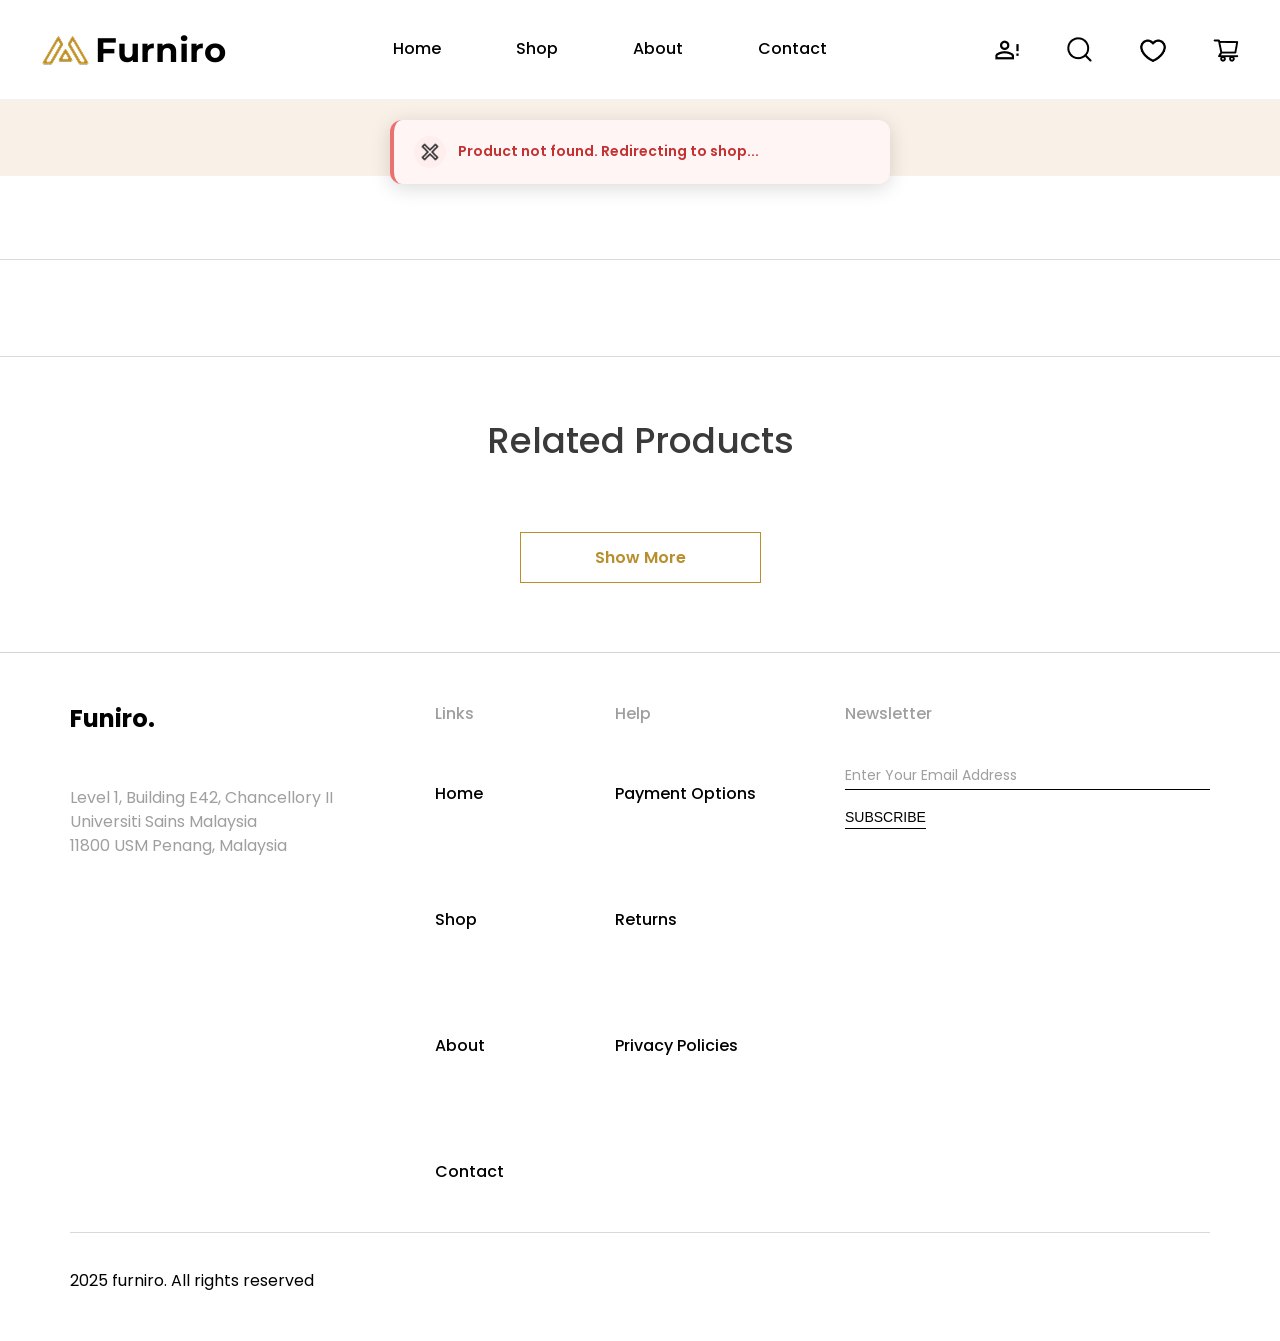
<file: product-detail.html>
<!DOCTYPE html>
<html lang="en">
<head>
    <meta charset="UTF-8">
    <meta name="viewport" content="width=device-width, initial-scale=1.0">
    <title>Product Detail</title>
    <link rel="stylesheet" href="./css/layout/main.css">

    <!-- Header component styles -->
    <link rel="stylesheet" href="./css/layout/header.css">
    <link rel="stylesheet" href="./css/components/header/search.css">
    <link rel="stylesheet" href="./css/components/header/dropdown-base.css">
    <link rel="stylesheet" href="./css/components/header/cart.css">
    <link rel="stylesheet" href="./css/components/header/wishlist.css">
    <link rel="stylesheet" href="./css/components/header/user.css">

    <link rel="stylesheet" href="./css/layout/footer.css">
    <link rel="stylesheet" href="./css/core/toast.css">

    <!-- Breadcrumb uses page-banner.css styles -->
    <link rel="stylesheet" href="./css/components/banners/page-banner.css">

    <!-- Product Detail page layout -->
    <link rel="stylesheet" href="./css/layout/product-detail.css">

    <!-- Product Detail page component styles -->
    <link rel="stylesheet" href="./css/pages/product-detail/breadcrumb.css">
    <link rel="stylesheet" href="./css/pages/product-detail/product-info.css">
    <link rel="stylesheet" href="./css/pages/product-detail/product-text-info.css">
    <link rel="stylesheet" href="./css/pages/product-detail/product-selection.css">
    <link rel="stylesheet" href="./css/pages/product-detail/product-description.css">
    <link rel="stylesheet" href="./css/core/products.css">
    <link rel="stylesheet" href="./css/core/pop-up.css">

    <link href="https://fonts.googleapis.com/css2?family=Poppins:wght@400;500;600;700&family=Montserrat:wght@700&display=swap"
            rel="stylesheet">
</head>
<body>
<div id="header-placeholder"></div>

<!-- Breadcrumb Navigation Section -->
<section class="breadcrumb-section" id="product-breadcrumb">
    <div class="container">
        <nav class="breadcrumb" aria-label="Breadcrumb">
            <!-- Breadcrumb content will be dynamically generated by BreadcrumbRenderer -->
        </nav>
    </div>
</section>

<!-- Product Info Section (Left: Images, Right: Details) -->
<section class="product-info-section" id="product-info">
    <div class="container">
        <!-- Product info content will be dynamically generated by ProductInfoRenderer -->
    </div>
</section>

<!-- Product Description Tabs Section -->
<section class="product-description-section" id="product-description">
    <div class="container">
        <!-- Description tabs content will be dynamically generated by ProductDescriptionRenderer -->
    </div>
</section>

<!-- Related Products Section -->
<section class="related-products-section" id="related-products">
    <div class="container">
        <div class="section-header">
            <h2 class="section-title">Related Products</h2>
        </div>
        <div class="product-grid" id="related-products-grid">
            <!-- Related products will be dynamically loaded by RelatedProductsManager -->
        </div>
        <div class="show-more-container">
            <button class="btn-show-more" id="show-more-related">
                <span>Show More</span>
            </button>
        </div>
    </div>
</section>

<div id="footer-placeholder"></div>

<!-- Core utilities -->
<script src="./js/component/component-loader.js"></script>
<script src="./js/core/page-utility.js"></script>
<script src="./js/core/toast.js"></script>
<script src="./js/core/auth-guard.js"></script>
<script src="./js/core/navigate.js"></script>

<!-- Data layer -->
<script src="./js/core/product-repository.js"></script>
<script src="./js/core/data-sync-utils.js"></script>
<script src="./js/pages/shop/product-filter.js"></script>

<!-- Header components -->
<script src="./js/component/header/search.js"></script>
<script src="./js/component/header/cart-dropdown-renderer.js"></script>
<script src="./js/component/header/cart.js"></script>
<script src="./js/component/header/wishlist-dropdown-renderer.js"></script>
<script src="./js/component/header/wishlist.js"></script>
<script src="./js/component/header/user-dropdown-renderer.js"></script>
<script src="./js/component/header/user.js"></script>

<!-- Product rendering -->
<script src="./js/core/pop-up.js"></script>
<script src="./js/core/product-card-renderer.js"></script>

<!-- Product Detail Section Renderers -->
<script src="./js/pages/product-detail/breadcrumb-renderer.js"></script>
<script src="./js/pages/product-detail/product-info-renderer.js"></script>
<script src="./js/pages/product-detail/product-description-renderer.js"></script>

<!-- Product Detail Section Managers -->
<script src="./js/pages/product-detail/product-info-manager.js"></script>
<script src="./js/pages/product-detail/product-description-manager.js"></script>
<script src="./js/pages/product-detail/related-products-manager.js"></script>

<!-- Page managers -->
<script src="./js/manager/header-manager.js"></script>
<script src="./js/manager/product-detail-manager.js"></script>

<!-- Main controller (must be last) -->
<script src="./js/manager/main.js"></script>
</body>
</html>
</file>
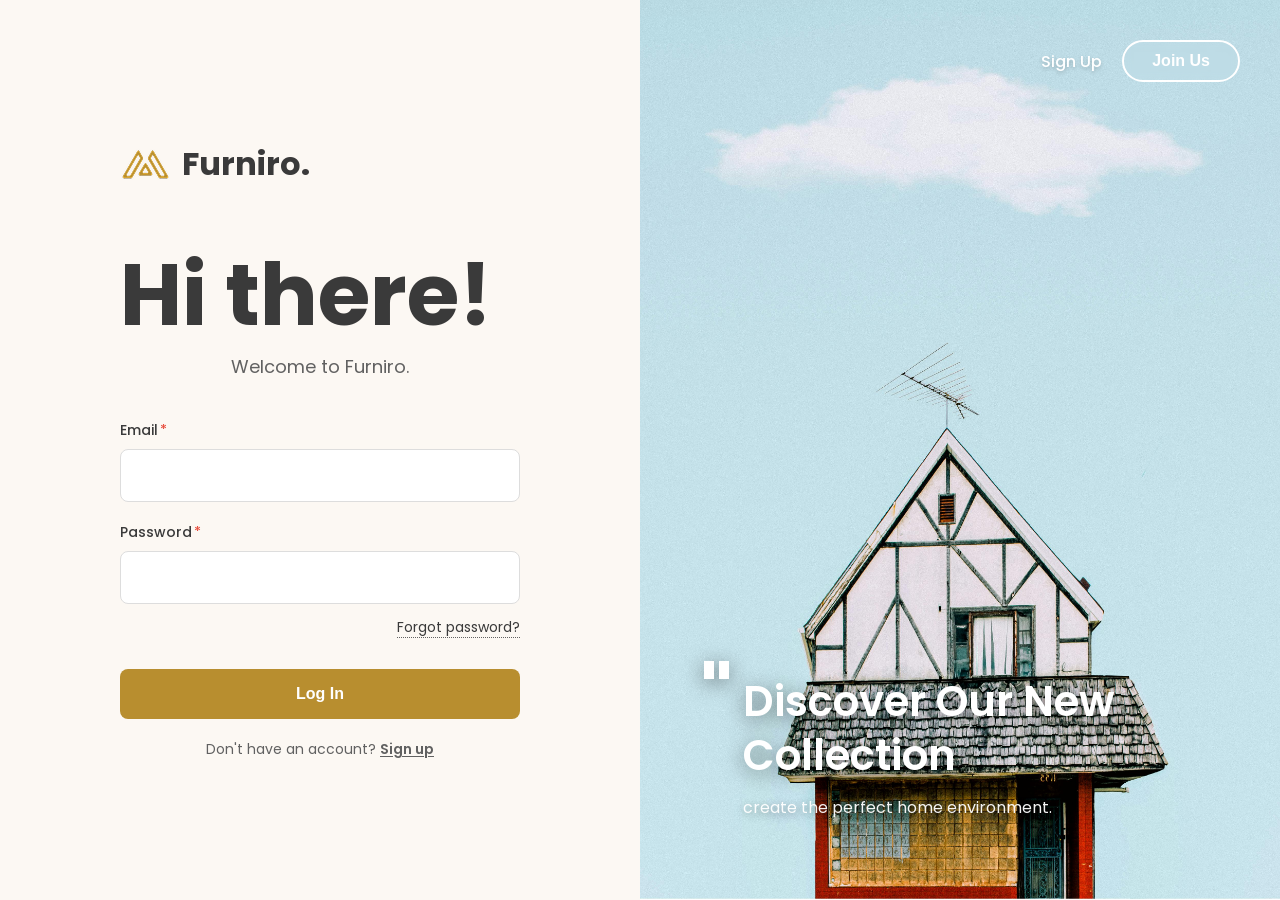
<file: register-login.html>
<!DOCTYPE html>
<html lang="en">
<head>
  <meta charset="UTF-8">
  <meta name="viewport" content="width=device-width, initial-scale=1.0">
  <title>Furniro - Login</title>
  <link rel="preconnect" href="https://fonts.googleapis.com">
  <link rel="preconnect" href="https://fonts.gstatic.com" crossorigin>
  <link href="https://fonts.googleapis.com/css2?family=Poppins:wght@300;400;500;600;700&display=swap" rel="stylesheet">
  
  <!-- Core styles -->
  <link rel="stylesheet" href="./css/layout/main.css">
  <link rel="stylesheet" href="./css/core/toast.css">
  
  <!-- Generic form component styles -->
  <link rel="stylesheet" href="./css/components/forms/form.css">
  
  <!-- Login page specific styles -->
  <link rel="stylesheet" href="./css/pages/register-login/login.css">
</head>
<body class="login-page">

<!-- Main Container -->
<div class="login-container" id="login-container">
  
  <!-- 左侧面板 - 表单区域（初始在左侧，滑动后到右侧） -->
  <div class="login-panel login-panel--form" id="login-form-panel">
    <div class="login-form-content" id="login-form-content">
      <!-- 表单内容由 JS 动态渲染 -->
    </div>
  </div>
  
  <!-- 右侧面板 - 背景图区域（初始在右侧，滑动后到左侧） -->
  <div class="login-panel login-panel--image" id="login-image-panel">
    
    <!-- Header Actions -->
    <div class="login-image-actions">
      <a href="#" id="signUpBtnHeader" class="login-action-link">Sign Up</a>
      <button id="joinUsBtn" class="login-join-btn">Join Us</button>
    </div>
    
    <!-- Hero Content -->
    <div class="login-hero-content">
      <div class="login-tagline">
        <div class="login-quote-mark">"</div>
        <div class="login-tagline-wrapper">
          <h2 class="login-tagline-text">Discover Our New Collection</h2>
          <p class="login-tagline-subtitle">create the perfect home environment.</p>
        </div>
      </div>
    </div>
    
  </div>
  
</div>

<!-- Core utilities -->
<script src="./js/core/toast.js"></script>
<script src="./js/core/user-repository.js"></script>

<!-- Form components -->
<script src="./js/component/form/field-validator.js"></script>
<script src="./js/component/form/form-field-factory.js"></script>
<script src="./js/component/form/form-renderer.js"></script>
<script src="./js/component/form/password-strength-validator.js"></script>

<!-- Form handlers -->
<script src="./js/pages/register-login/base-form-handler.js"></script>
<script src="./js/pages/register-login/login-form-handler.js"></script>
<script src="./js/pages/register-login/signup-form-handler.js"></script>
<script src="./js/pages/register-login/forgot-password-form-handler.js"></script>

<!-- Page manager -->
<script src="./js/manager/login-manager.js"></script>

<!-- Initialize login page -->
<script>
  document.addEventListener('DOMContentLoaded', async function() {
    // Initialize login manager
    const loginManager = new LoginManager();
    await loginManager.init();
    
    // Expose globally for debugging
    window.loginManagerInstance = loginManager;
  });
</script>

</body>
</html>
</file>
<file: css/layout/main.css>
/* ========================================
   FURNIRO - Main Styles
   ======================================== */

/* RESET & VARIABLES */
* {
    margin: 0;
    padding: 0;
    box-sizing: border-box;
}

:root {
    --primary-color: #B88E2F;
    --text-dark: #3A3A3A;
    --text-gray: #616161;
    --text-light-gray: #9F9F9F;
    --bg-light: #F4F5F7;
    --bg-cream: #FFF3E3;
    --bg-beige: #FCF8F3;
    --font-main: 'Poppins', sans-serif;
}

body {
    font-family: var(--font-main);
    color: var(--text-dark);
    overflow-x: hidden;
    padding-top: 100px;
}

/* Body padding responsive - synced with header height */
@media (max-width: 768px) {
    body {
        padding-top: 70px;
    }
}

@media (max-width: 576px) {
    body {
        padding-top: 60px;
    }
}

ul { list-style: none; }
a { text-decoration: none; color: inherit; }

/* UTILITIES */
.container {
    max-width: 1240px;
    margin: 0 auto;
    padding: 0 20px;
}

.section-padding {
    padding: 60px 0;
}

/* BUTTONS */
.btn-primary {
    background: var(--primary-color);
    color: white;
    padding: 25px 72px;
    font-weight: 700;
    font-size: 16px;
    display: inline-block;
    text-transform: uppercase;
    transition: background 0.3s ease;
}

.btn-primary:hover {
    background: #A07828;
}

.btn-primary-text {
    color: white;
    font-size: 16px;
    font-weight: 700;
    letter-spacing: 0.5px;
}

.btn-outline {
    border: 1px solid var(--primary-color);
    color: var(--primary-color);
    padding: 12px 74px;
    font-weight: 600;
    display: inline-block;
    transition: all 0.3s ease;
}

.btn-outline:hover {
    background: var(--primary-color);
}

.btn-outline:hover .showmore-span {
    color: white;
}

.showmore-span {
    color: var(--primary-color);
    font-size: 16px;
    font-weight: 600;
}
</file>
<file: css/layout/header.css>
/* header.css - Header container and icon styles */

/* ========================================
   HEADER CONTAINER
   ======================================== */

.header {
    height: 100px;
    background: white;
    display: flex;
    align-items: center;
    position: fixed;
    top: 0;
    left: 0;
    right: 0;
    z-index: 1000;
    border-bottom: 1px solid rgba(0,0,0,0.05);
}

.header-container {
    display: flex;
    justify-content: space-between;
    align-items: center;
    width: 100%;
    position: relative;
}

.logo {
    display: flex;
    align-items: center;
    gap: 5px;
}

.logo img {
    width: 50px;
    height: 32px;
    object-fit: contain;
}

.logo-text {
    font-size: 34px;
    font-weight: 700;
    font-family: 'Montserrat', sans-serif;
    color: black;
}

/* ========================================
   NAVIGATION & ANIMATION
   ======================================== */

.nav-links {
    display: flex;
    gap: 75px;
}

.nav-link-text {
    font-weight: 500;
    font-size: 16px;
    color: black;
    position: relative;
    display: inline-block;
    padding-bottom: 2px;
    transition: color 0.3s ease;
}

/* Underline Animation */
.nav-link-text::after {
    content: '';
    position: absolute;
    width: 0;
    height: 2px;
    bottom: 0;
    left: 0;
    background-color: var(--primary-color);
    transition: width 0.3s ease-in-out;
}

.nav-link-text:hover::after {
    width: 100%;
}

.nav-link-text:hover {
    color: var(--primary-color);
}

/* Active State */
.nav-link-text.active {
    color: var(--primary-color);
}

.nav-link-text.active::after {
    width: 100%;
}

/* ========================================
   HEADER ICONS
   ======================================== */

.header-icons {
    display: flex;
    gap: 45px;
}

.icon {
    width: 28px;
    height: 28px;
    cursor: pointer;
    transition: opacity 0.3s ease;
    position: relative;
}

.icon img {
    width: 100%;
    height: 100%;
    object-fit: contain;
}

.icon:hover {
    opacity: 0.7;
}

.icon-badge {
    position: absolute;
    top: -5px;
    right: -10px;
    background: #E97171;
    color: white;
    font-size: 12px;
    width: 20px;
    height: 20px;
    border-radius: 50%;
    display: flex;
    align-items: center;
    justify-content: center;
}

/* ========================================
   MOBILE MENU TOGGLE
   ======================================== */

.mobile-menu-toggle {
    display: none;
    flex-direction: column;
    justify-content: space-around;
    width: 28px;
    height: 24px;
    background: transparent;
    border: none;
    cursor: pointer;
    padding: 0;
    z-index: 1001;
}

.mobile-menu-toggle span {
    width: 100%;
    height: 3px;
    background: var(--text-dark);
    border-radius: 2px;
    transition: all 0.3s ease;
}

/* Hamburger to X animation */
.mobile-menu-toggle.active span:nth-child(1) {
    transform: rotate(45deg) translate(6px, 6px);
}

.mobile-menu-toggle.active span:nth-child(2) {
    opacity: 0;
}

.mobile-menu-toggle.active span:nth-child(3) {
    transform: rotate(-45deg) translate(6px, -6px);
}

/* ========================================
   HEADER RESPONSIVE
   ======================================== */

@media (max-width: 1200px) {
    .nav-links {
        gap: 50px;
    }

    .header-icons {
        gap: 30px;
    }
}

@media (max-width: 992px) {
    .nav-links {
        gap: 35px;
    }

    .header-icons {
        gap: 25px;
    }

    .logo-text {
        font-size: 28px;
    }

    .logo img {
        width: 42px;
        height: 28px;
    }
}

@media (max-width: 768px) {
    .header {
        height: 70px;
    }

    .mobile-menu-toggle {
        display: flex;
    }

    .navbar {
        position: fixed;
        top: 70px;
        left: 0;
        right: 0;
        background: white;
        padding: 20px;
        box-shadow: 0 4px 12px rgba(0, 0, 0, 0.1);
        transform: translateY(-100%);
        opacity: 0;
        visibility: hidden;
        transition: all 0.3s ease;
        z-index: 999;
    }

    .navbar.active {
        transform: translateY(0);
        opacity: 1;
        visibility: visible;
    }

    .nav-links {
        flex-direction: column;
        gap: 0;
        align-items: center;
    }

    .nav-links li {
        width: 100%;
        text-align: center;
        border-bottom: 1px solid rgba(0, 0, 0, 0.05);
    }

    .nav-links li:last-child {
        border-bottom: none;
    }

    .nav-link-text {
        display: block;
        padding: 15px 0;
        font-size: 18px;
    }

    .header-icons {
        gap: 20px;
    }

    .icon {
        width: 24px;
        height: 24px;
    }

    .logo-text {
        font-size: 24px;
    }

    .logo img {
        width: 36px;
        height: 24px;
    }
}

@media (max-width: 576px) {
    .header {
        height: 60px;
    }

    .navbar {
        top: 60px;
    }

    .header-icons {
        gap: 15px;
    }

    .icon {
        width: 22px;
        height: 22px;
    }

    .icon-badge {
        width: 16px;
        height: 16px;
        font-size: 10px;
        top: -4px;
        right: -8px;
    }

    .logo-text {
        font-size: 20px;
    }

    .logo img {
        width: 30px;
        height: 20px;
    }

    .mobile-menu-toggle {
        width: 24px;
        height: 20px;
    }

    .mobile-menu-toggle span {
        height: 2px;
    }
}
</file>
<file: css/components/header/search.css>
/* search.css - Search overlay styles */

/* ========================================
   SEARCH OVERLAY
   ======================================== */

.search-overlay {
    position: fixed;
    top: 0;
    left: 0;
    width: 100vw;
    height: 100vh;
    background: rgba(255, 255, 255, 0.1);
    backdrop-filter: blur(10px);
    z-index: 2000;
    display: flex;
    justify-content: center;
    padding-top: 120px;
    opacity: 1;
    transition: opacity 0.3s ease;
}

.search-overlay.hidden {
    opacity: 0;
    pointer-events: none;
    display: none;
}

.search-bar-container {
    width: 600px;
    height: 60px;
    background: white;
    border-radius: 50px;
    box-shadow: 0 10px 30px rgba(0,0,0,0.15);
    display: flex;
    align-items: center;
    padding: 0 25px;
    border: 1px solid #eee;
}

.search-icon-large {
    width: 24px;
    height: 24px;
    background-image: url('../../../images/icons/search.png');
    background-size: contain;
    background-repeat: no-repeat;
    background-position: center;
}

#global-search-input {
    flex: 1;
    border: none;
    outline: none;
    font-size: 16px;
    margin: 0 15px;
    font-family: var(--font-main);
    color: var(--text-gray);
}

#global-search-btn {
    background: var(--primary-color);
    color: white;
    border: none;
    padding: 10px 25px;
    border-radius: 30px;
    cursor: pointer;
    font-weight: 500;
    transition: background 0.3s;
}

#global-search-btn:hover {
    background: #A07828;
}
</file>
<file: css/components/header/dropdown-base.css>
/* dropdown-base.css - Shared dropdown base styles for header components */

/* ========================================
   DROPDOWN BASE
   ======================================== */

.header-dropdown {
    position: absolute;
    top: 70px;
    right: 0;
    background: white;
    box-shadow: 0 4px 12px rgba(0,0,0,0.1);
    padding: 0;
    border-radius: 8px;
    z-index: 1001;
    display: none;
    width: 380px;
}

.header-dropdown.active {
    display: block;
}
</file>
<file: css/components/header/cart.css>
/* cart.css - Cart dropdown styles */

/* ========================================
   CART ITEMS CONTAINER
   ======================================== */

.cart-items {
    max-height: 520px;
    overflow-y: auto;
    padding: 20px;
}

/* Custom scrollbar styling */
.cart-items::-webkit-scrollbar {
    width: 6px;
}

.cart-items::-webkit-scrollbar-track {
    background: #F9F1E7;
    border-radius: 3px;
}

.cart-items::-webkit-scrollbar-thumb {
    background: #B88E2F;
    border-radius: 3px;
}

.cart-items::-webkit-scrollbar-thumb:hover {
    background: #9A7328;
}

/* ========================================
   CART ITEM CARDS
   ======================================== */

.cart-item {
    display: flex;
    align-items: center;
    gap: 15px;
    margin-bottom: 20px;
    padding-bottom: 20px;
    border-bottom: 1px solid #F9F1E7;
    min-height: fit-content;
}

.cart-item:last-child {
    border-bottom: none;
    margin-bottom: 0;
    padding-bottom: 0;
}

.cart-item-img {
    width: 80px;
    height: 119px;
    min-width: 80px;
    object-fit: cover;
    border-radius: 8px;
    background: var(--bg-light);
    flex-shrink: 0;
    align-self: center;
}

.cart-item-info {
    flex: 1;
    display: flex;
    flex-direction: column;
    gap: 4px;
    min-width: 0;
}

.cart-item-title {
    display: block;
    font-size: 18px;
    font-weight: 600;
    color: black;
    line-height: 1.3;
    word-wrap: break-word;
    overflow-wrap: break-word;
}

.cart-item-variant {
    display: block;
    font-size: 13px;
    color: #666;
    line-height: 1.4;
    word-wrap: break-word;
    overflow-wrap: break-word;
}

.cart-item-price-row {
    display: block;
    margin-top: 2px;
}

.cart-item-price {
    display: block;
    font-size: 15px;
    color: #B88E2F;
    font-weight: 600;
    white-space: nowrap;
    margin-bottom: 6px;
}

/* ========================================
   CART CONTROLS
   ======================================== */

.cart-controls {
    display: flex;
    align-items: center;
    justify-content: space-between;
    gap: 15px;
    margin-top: 4px;
}

.cart-qty-group {
    display: flex;
    align-items: center;
    gap: 8px;
}

.qty-btn {
    background: transparent;
    border: 1px solid #9F9F9F;
    width: 24px;
    height: 24px;
    border-radius: 50%;
    cursor: pointer;
    display: flex;
    align-items: center;
    justify-content: center;
    font-size: 14px;
    transition: all 0.2s ease;
    flex-shrink: 0;
}

/* Minus button - lighter color */
.qty-btn.minus {
    background: transparent;
    border-color: #D9D9D9;
    color: var(--text-light-gray);
}

.qty-btn.minus:hover {
    background: #F5F5F5;
    border-color: #BDBDBD;
}

/* Plus button - darker color to encourage adding more */
.qty-btn.plus {
    background: transparent;
    border-color: #D9D9D9;
    color: var(--text-dark);
    font-weight: 600;
}

.qty-btn.plus:hover {
    background: #F5F5F5;
    border-color: #BDBDBD;
}

.qty-btn:disabled {
    opacity: 0.3;
    cursor: not-allowed;
}

.qty-btn:disabled:hover {
    background: transparent;
    border-color: #9F9F9F;
}

.qty-display {
    min-width: 42px;
    text-align: center;
    font-size: 14px;
    font-weight: 500;
    color: black;
}

/* Quantity input field styling */
.qty-input {
    border: none;
    background: transparent;
    outline: none;
    padding: 0;
    -moz-appearance: textfield; /* Remove number input arrows in Firefox */
}

.qty-input::-webkit-outer-spin-button,
.qty-input::-webkit-inner-spin-button {
    -webkit-appearance: none; /* Remove number input arrows in Chrome/Safari */
    margin: 0;
}

.qty-input:focus {
    background: #F9F1E7;
    border-radius: 4px;
}

.qty-btn.delete {
    width: auto;
    height: auto;
    border-radius: 0;
    padding: 0;
    font-size: 13px;
    border: none;
    color: #999;
    text-decoration: underline;
    background: transparent;
    flex-shrink: 0;
}

.qty-btn.delete:hover {
    background: transparent;
    color: #E97171;
}

/* ========================================
   CART ICON ANIMATION
   ======================================== */

@keyframes cartBounce {
    0% {
        transform: rotate(0deg) scale(1);
    }
    50% {
        transform: rotate(30deg) scale(1.3);
    }
    100% {
        transform: rotate(0deg) scale(1);
    }
}

.cart-icon-animate {
    animation: cartBounce 1s ease-in-out;
}

/* ========================================
   OUT OF STOCK ITEM STYLES (DROPDOWN)
   ======================================== */

.cart-item.out-of-stock-item {
    opacity: 0.7;
}

.cart-qty-wrapper {
    display: flex;
    flex-direction: column;
    align-items: flex-start;
}

.cart-qty-group.frozen {
    opacity: 0.5;
    pointer-events: none;
}

.cart-qty-group.frozen .qty-btn,
.cart-qty-group.frozen .qty-input {
    cursor: not-allowed;
}

.dropdown-out-of-stock-label {
    font-size: 9px;
    color: #E97171;
    font-weight: 600;
    margin-top: 4px;
    text-transform: uppercase;
    letter-spacing: 0.3px;
}

/* ========================================
   ACTION BUTTONS (LIKE & DELETE)
   ======================================== */

.cart-action-btns {
    display: flex;
    flex-direction: column;
    align-items: flex-center;
    gap: 4px;
}

.cart-like-btn {
    background: transparent;
    border: none;
    padding: 2px;
    cursor: pointer;
    display: flex;
    align-items: flex-center;
    justify-content: center;
    transition: transform 0.2s ease;
}

.cart-like-btn:hover {
    transform: scale(1.1);
}

.cart-like-btn .like-icon {
    width: 18px;
    height: 18px;
    object-fit: contain;
    transition: transform 0.15s ease;
}

/* Heart animation */
@keyframes heartPop {
    0% {
        transform: scale(1);
    }
    50% {
        transform: scale(1.3);
    }
    100% {
        transform: scale(1);
    }
}

.cart-like-btn.heart-animate .like-icon {
    animation: heartPop 0.3s ease-in-out;
}
</file>
<file: css/components/header/wishlist.css>
/* wishlist.css - Wishlist dropdown styles */

/* ========================================
   WISHLIST ITEMS CONTAINER
   ======================================== */

.wishlist-items {
    max-height: 520px;
    overflow-y: auto;
    padding: 20px;
}

/* Custom scrollbar styling */
.wishlist-items::-webkit-scrollbar {
    width: 6px;
}

.wishlist-items::-webkit-scrollbar-track {
    background: #F9F1E7;
    border-radius: 3px;
}

.wishlist-items::-webkit-scrollbar-thumb {
    background: #B88E2F;
    border-radius: 3px;
}

.wishlist-items::-webkit-scrollbar-thumb:hover {
    background: #9A7328;
}

/* ========================================
   WISHLIST ITEM CARDS
   ======================================== */

.wishlist-item {
    display: flex;
    align-items: center;
    gap: 15px;
    margin-bottom: 20px;
    padding-bottom: 20px;
    border-bottom: 1px solid #F9F1E7;
    min-height: fit-content;
}

.wishlist-item:last-child {
    border-bottom: none;
    margin-bottom: 0;
    padding-bottom: 0;
}

.wishlist-item-img {
    width: 80px;
    height: 119px;
    min-width: 80px;
    object-fit: cover;
    border-radius: 8px;
    background: var(--bg-light);
    flex-shrink: 0;
    align-self: center;
}

/* ========================================
   WISHLIST ICON ANIMATION
   ======================================== */

@keyframes wishlistPulse {
    0% {
        transform: scale(1);
    }
    50% {
        transform: scale(1.4);
    }
    100% {
        transform: scale(1);
    }
}

.wishlist-icon-animate {
    animation: wishlistPulse 1s ease-in-out;
}
</file>
<file: css/components/header/user.css>
/* user.css - User dropdown styles */

/* ========================================
   USER DROPDOWN
   ======================================== */

.user-dropdown {
    width: 280px;
}

.user-content {
    padding: 20px;
}

/* ========================================
   LOGGED IN USER INFO
   ======================================== */

.user-info {
    display: flex;
    align-items: center;
    gap: 15px;
    padding-bottom: 16px;
    border-bottom: 1px solid #F9F1E7;
    margin-bottom: 16px;
}

.user-avatar {
    width: 48px;
    height: 48px;
    min-width: 48px;
    background: #F9F1E7;
    border-radius: 50%;
    display: flex;
    align-items: center;
    justify-content: center;
    overflow: hidden;
}

.user-avatar img {
    width: 48px;
    height: auto;
    object-fit: cover;
}

.user-details {
    flex: 1;
    min-width: 0;
    display: flex;
    flex-direction: column;
    gap: 2px;
}

.user-name {
    font-size: 16px;
    font-weight: 600;
    color: #333;
    white-space: nowrap;
    overflow: hidden;
    text-overflow: ellipsis;
}

.user-email {
    font-size: 13px;
    color: #666;
    white-space: nowrap;
    overflow: hidden;
    text-overflow: ellipsis;
}

/* ========================================
   USER ACTION BUTTONS
   ======================================== */

.user-actions {
    display: flex;
    flex-direction: column;
    gap: 10px;
}

.user-action-btn {
    background: transparent;
    border: none;
    padding: 0;
    font-size: 14px;
    color: #666;
    text-decoration: underline;
    text-underline-offset: 2px;
    cursor: pointer;
    text-align: left;
    transition: color 0.2s ease;
}

.user-action-btn:hover {
    color: #B88E2F;
}

/* Logout button - special styling */
.user-action-btn.logout-btn {
    color: #999;
}

.user-action-btn.logout-btn:hover {
    color: #E97171;
}

/* Admin badge */
.admin-badge {
    display: inline-block;
    background: #B88E2F;
    color: white;
    font-size: 10px;
    font-weight: 600;
    padding: 2px 6px;
    border-radius: 4px;
    margin-left: 6px;
    vertical-align: middle;
}

/* Admin button - special styling */
.user-action-btn.admin-btn {
    color: #B88E2F;
    font-weight: 500;
}

.user-action-btn.admin-btn:hover {
    color: #9A7328;
}

/* ========================================
   GUEST USER MESSAGE
   ======================================== */

.user-guest-message {
    text-align: center;
    padding: 10px 0;
}

.guest-icon {
    width: 60px;
    height: 60px;
    background: #F9F1E7;
    border-radius: 50%;
    display: flex;
    align-items: center;
    justify-content: center;
    margin: 0 auto 16px;
    overflow: hidden;
}

.guest-icon img {
    width: 100%;
    height: 100%;
    object-fit: cover;
}

.guest-icon svg {
    width: 32px;
    height: 32px;
    color: #B88E2F;
}

.guest-text {
    font-size: 15px;
    font-weight: 500;
    color: #333;
    margin: 0 0 6px 0;
}

.guest-subtext {
    font-size: 13px;
    color: #666;
    margin: 0 0 16px 0;
    line-height: 1.4;
}

/* ========================================
   LOGIN BUTTON
   ======================================== */

.user-login-btn {
    width: 100%;
    padding: 12px 20px;
    background: #B88E2F;
    color: white;
    border: none;
    border-radius: 6px;
    font-size: 14px;
    font-weight: 500;
    cursor: pointer;
    transition: background-color 0.2s ease;
}

.user-login-btn:hover {
    background: #9A7328;
}
</file>
<file: css/layout/footer.css>
/* ========================================
   FOOTER SECTION
   ======================================== */

.footer {
    width: 100%;
    background: white;
    border-top: 1px solid rgba(0, 0, 0, 0.17);
    padding: 48px 0;
}

.footer-wrapper {
    max-width: 1240px;
    margin: 0 auto;
    padding: 0 100px;
}

.footer-content {
    display: grid;
    grid-template-columns: 285px 100px 150px 1fr;
    gap: 136px;
    margin-bottom: 48px;
}

.footer-brand {
    display: flex;
    flex-direction: column;
    gap: 50px;
}

.brand-name {
    font-size: 24px;
    font-weight: 700;
    color: black;
}

.brand-address {
    color: var(--text-light-gray);
    font-size: 16px;
    font-weight: 400;
    line-height: 24px;
}

.footer-column {
    display: flex;
    flex-direction: column;
    gap: 55px;
}

.footer-title {
    color: var(--text-light-gray);
    font-size: 16px;
    font-weight: 500;
    margin-bottom: 0;
}

.footer-column a {
    display: block;
    margin-bottom: 46px;
}

.footer-column a:last-child {
    margin-bottom: 0;
}

.footer-link {
    color: black;
    font-size: 16px;
    font-weight: 500;
    transition: color 0.3s ease;
}

.footer-link:hover {
    color: var(--primary-color);
}

.footer-newsletter {
    display: flex;
    flex-direction: column;
    gap: 31px;
}

.newsletter-form {
    display: flex;
    flex-direction: column;
    gap: 11px;
}

.email-input {
    border: none;
    border-bottom: 1px solid black;
    padding: 8px 0 3px 0;
    font-size: 14px;
    color: var(--text-light-gray);
    font-family: var(--font-main);
    outline: none;
}

.email-input::placeholder {
    color: var(--text-light-gray);
}

.subscribe-btn {
    align-self: flex-start;
    border: none;
    border-bottom: 1px solid black;
    background: transparent;
    padding: 8px 0 3px 0;
    cursor: pointer;
    transition: color 0.3s ease;
}

.subscribe-btn:hover .subscribe-span {
    color: var(--primary-color);
}

.subscribe-span {
    color: black;
    font-size: 14px;
    font-weight: 500;
}

.footer-bottom {
    padding-top: 35px;
    border-top: 1px solid #D9D9D9;
}

.copyright-span {
    color: black;
    font-size: 16px;
    font-weight: 400;
}

/* RESPONSIVE */
@media (max-width: 1440px) {
    .footer-wrapper {
        padding: 0 50px;
    }

    .footer-content {
        gap: 80px;
    }
}

@media (max-width: 1200px) {
    .footer-content {
        grid-template-columns: 1fr 1fr;
        gap: 50px 60px;
    }

    .footer-brand {
        grid-column: 1 / -1;
        text-align: center;
        align-items: center;
    }
}

@media (max-width: 768px) {
    .footer {
        padding: 40px 0;
    }

    .footer-wrapper {
        padding: 0 20px;
    }

    .footer-content {
        grid-template-columns: 1fr;
        gap: 0;
        text-align: center;
    }

    .footer-brand {
        padding-bottom: 30px;
        margin-bottom: 30px;
        border-bottom: 1px solid #E0E0E0;
        gap: 30px;
    }

    .footer-column {
        padding: 25px 0;
        border-bottom: 1px solid #E0E0E0;
        gap: 20px;
        align-items: center;
    }

    .footer-column:last-of-type {
        border-bottom: none;
    }

    .footer-title {
        font-size: 22px;
        letter-spacing: 1px;
    }

    .footer-column a {
        margin-bottom: 15px;
    }

    .footer-newsletter {
        padding-top: 25px;
        align-items: center;
        gap: 20px;
    }

    .newsletter-form {
        align-items: center;
        width: 100%;
        max-width: 280px;
    }

    .email-input {
        width: 100%;
        text-align: center;
    }

    .subscribe-btn {
        align-self: center;
    }

    .footer-bottom {
        padding-top: 25px;
        text-align: center;
    }

    .copyright-span {
        font-size: 14px;
    }
}

@media (max-width: 576px) {
    .footer {
        padding: 30px 0;
    }

    .footer-wrapper {
        padding: 0 15px;
    }

    .footer-content {
        margin-bottom: 30px;
    }

    .brand-name {
        font-size: 22px;
    }

    .brand-address {
        font-size: 14px;
        line-height: 22px;
    }

    .footer-link {
        font-size: 15px;
    }

    .footer-column {
        padding: 20px 0;
    }

    .footer-column a {
        margin-bottom: 12px;
    }
}
</file>
<file: css/core/toast.css>
/* ========================================
   TOAST NOTIFICATION SYSTEM
   ======================================== */

.toast-container {
    position: fixed;
    top: 120px; /* Below header */
    left: 50%;
    transform: translateX(-50%);
    z-index: 9999;
    display: flex;
    flex-direction: column;
    gap: 12px;
    pointer-events: none;
    width: 500px;
    max-width: 90vw;
}

.toast {
    background: white;
    border-radius: 12px;
    padding: 16px 20px;
    box-shadow: 0 4px 20px rgba(0, 0, 0, 0.15);
    display: flex;
    align-items: center;
    gap: 12px;
    opacity: 0;
    transform: translateY(-20px);
    transition: all 0.3s ease;
    pointer-events: auto;
    border-left: 4px solid;
}

.toast.show {
    opacity: 1;
    transform: translateY(0);
}

.toast.dismissing {
    opacity: 0;
    transform: translateY(10px);
    transition: all 0.3s ease;
}

/* Toast Types */
.toast-success {
    border-left-color: #2EC1AC;
}

.toast-error {
    border-left-color: #E97171;
    background: #FFF5F5;
}

.toast-info {
    border-left-color: #B88E2F;
}

.toast-warning {
    border-left-color: #F9A826;
}

/* Toast Icon */
.toast-icon {
    width: 32px;
    height: 32px;
    border-radius: 50%;
    display: flex;
    align-items: center;
    justify-content: center;
    flex-shrink: 0;
    padding: 6px;
}

.toast-icon-img {
    width: 100%;
    height: 100%;
    object-fit: contain;
}

.toast-success .toast-icon {
    background: #E8F8F5;
}

.toast-error .toast-icon {
    background: #FEE;
}

.toast-info .toast-icon {
    background: #FFF9E6;
}

.toast-warning .toast-icon {
    background: #FFF4E5;
}

/* Toast Message */
.toast-message {
    flex: 1;
    font-size: 14px;
    font-weight: 500;
    color: #333;
    line-height: 1.4;
}

.toast-error .toast-message {
    color: #C53030;
    font-weight: 600;
}

/* Responsive */
@media (max-width: 768px) {
    .toast-container {
        top: 80px;
        width: calc(100vw - 32px);
    }

    .toast {
        padding: 14px 16px;
    }

    .toast-message {
        font-size: 13px;
    }
}
</file>
<file: css/components/banners/page-banner.css>
/* page-banner.css - Reusable page banner component */

.banner {
    position: relative;
    height: 316px;
    background-image: url('../../../images/shop_banner.png');
    background-size: cover;
    background-position: center;
    display: flex;
    align-items: center;
    justify-content: center;
}

.banner-bg-blur {
    position: absolute;
    top: 0;
    left: 0;
    width: 100%;
    height: 100%;
    backdrop-filter: blur(2px);
    background: rgba(255, 255, 255, 0.3);
}

.banner-content {
    position: relative;
    text-align: center;
    z-index: 1;
}

.banner-title {
    font-size: 48px;
    font-weight: 500;
    margin-bottom: 5px;
    color: black;
}

.breadcrumb {
    font-size: 16px;
    color: black;
}

.breadcrumb-link {
    font-weight: 500;
}

.breadcrumb-separator {
    margin: 0 5px;
}

.breadcrumb-current {
    font-weight: 300;
}
</file>
<file: css/components/banners/feature-banner.css>
/* css/feature-page-banner.css */

/* --- FEATURES BANNER --- */
.features-banner {
    background: #FAF3EA;
    padding: 80px 0;
    width: 100%;
}

.features-container {
    display: flex;
    justify-content: space-between;
    align-items: center;
    max-width: 2560px;
    margin: 0 auto;
    padding: 0 100px;
}

.feature-item {
    display: flex;
    gap: 10px;
    align-items: flex-start;
    flex-shrink: 0;
}

.feature-icon {
    width: 80px;
    height: 80px;
    flex-shrink: 0;
    background-size: contain;
    background-repeat: no-repeat;
    background-position: center;
}

/* Define icons via CSS */
.icon-trophy { background-image: url('../../../images/icons/trophy.png'); }
.icon-guarantee { background-image: url('../../../images/icons/guarantee.png'); }
.icon-shipping { background-image: url('../../../images/icons/shipping.png'); }
.icon-support { background-image: url('../../../images/icons/customer-support.png'); }

.feature-text {
    display: flex;
    flex-direction: column;
    gap: 5px;
    min-width: max-content;
}

.feature-title {
    font-size: 24px;
    font-weight: 600;
    color: #242424;
    line-height: 1.5;
    white-space: nowrap;
}

.feature-desc {
    font-size: 20px;
    color: #898989;
    font-weight: 500;
    line-height: 1.5;
    white-space: nowrap;
}

/* Responsive Design */
@media (max-width: 1400px) {
    .features-container {
        padding: 0 60px;
    }

    .feature-item {
        gap: 8px;
    }
}

@media (max-width: 1200px) {
    .features-container {
        padding: 0 40px;
    }

    .feature-title {
        font-size: 22px;
    }

    .feature-desc {
        font-size: 18px;
    }
}

@media (max-width: 992px) {
    .features-banner {
        padding: 60px 0;
    }

    .features-container {
        flex-wrap: wrap;
        justify-content: space-around;
        padding: 0 30px;
        row-gap: 40px;
    }

    .feature-item {
        flex-basis: calc(50% - 40px);
        justify-content: flex-start;
    }
}

@media (max-width: 768px) {
    .features-container {
        padding: 0 20px;
    }

    .feature-title {
        font-size: 20px;
    }

    .feature-desc {
        font-size: 16px;
    }
}

@media (max-width: 576px) {
    .features-banner {
        padding: 40px 0;
    }

    .features-container {
        flex-direction: column;
        align-items: center;
        padding: 0 20px;
        gap: 30px;
    }

    .feature-item {
        width: 100%;
        max-width: 280px;
        flex-direction: column;
        align-items: center;
        text-align: center;
        gap: 12px;
    }

    .feature-icon {
        width: 60px;
        height: 60px;
    }

    .feature-text {
        align-items: center;
    }

    .feature-title {
        font-size: 18px;
        white-space: nowrap;
    }

    .feature-desc {
        font-size: 14px;
        white-space: nowrap;
    }
}
</file>
<file: css/layout/about.css>
/* ========================================
   About Page - 纯文本展示，无背景图
   ======================================== */

body {
    font-family: var(--font-main);
    color: var(--text-dark);
    overflow-x: hidden;
}

/* About内容区域 */
.about-typewriter-section {
    position: relative;
    min-height: 100vh;
    padding: 80px 0 100px;
    background: white; /* 纯白色背景 */
    display: flex;
    align-items: center;
    justify-content: center;
}

/* 内容容器 - 页面居中 */
.typewriter-container {
    width: 100%;
    max-width: 1240px;
    margin: 0 auto;
    padding: 0 20px;
    display: flex;
    flex-direction: column;
    align-items: center;
}

/* 内容样式 - 两端对齐 */
.typewriter-content {
    font-size: 1.1rem;
    line-height: 1.8;
    color: var(--text-gray);
    text-align: justify; /* 两端对齐 */
    font-family: var(--font-main);
    max-width: 900px;
    width: 100%;
}

.typewriter-content p {
    margin-bottom: 25px;
}

/* Feature Banner区域 */
.feature-banner {
    min-height: 200px;
    background: white;
    position: relative;
}

/* Footer区域 */
.site-footer {
    min-height: 300px;
    background: var(--bg-light);
    position: relative;
}

/* 响应式设计 */
@media screen and (max-width: 1440px) {
    .typewriter-container {
        padding: 0 20px;
    }

    .typewriter-title {
        font-size: 3.5rem;
    }

    .typewriter-content {
        font-size: 1.05rem;
    }
}

@media screen and (max-width: 1024px) {
    .typewriter-container {
        padding: 0 40px;
    }

    .typewriter-title {
        font-size: 3rem;
    }

    .typewriter-content {
        font-size: 1rem;
        line-height: 1.7;
    }
}

@media screen and (max-width: 768px) {
    .typewriter-container {
        padding: 0 30px;
    }

    .typewriter-title {
        font-size: 2.5rem;
        margin-bottom: 30px;
    }

    .typewriter-content {
        font-size: 0.95rem;
        line-height: 1.6;
        max-width: 100%;
    }
}

@media screen and (max-width: 480px) {
    .typewriter-container {
        padding: 0 20px;
    }

    .typewriter-title {
        font-size: 2rem;
        margin-bottom: 25px;
    }

    .typewriter-content {
        font-size: 0.9rem;
        line-height: 1.6;
    }
}
</file>
<file: css/pages/about/typewriter.css>
/* ========================================
   Typewriter Animation - Simple Fade In
   ======================================== */

/* 标题样式 - 始终显示 */
.typewriter-title {
    opacity: 1;
}

/* 段落初始状态 - 隐藏 */
.reveal-paragraph {
    opacity: 0;
    transform: translateY(30px);
    transition: opacity 0.6s ease-out, transform 0.6s ease-out;
}

/* 段落显示状态 - 从下往上淡入 */
.reveal-paragraph.visible {
    opacity: 1;
    transform: translateY(0);
}
</file>
<file: css/pages/cart/cart-product-line.css>
/* Cart Product Line Styles */

body {
    padding-bottom: 180px;
}

.cart-container {
    max-width: 1200px;
    margin: 0 auto;
    background: white;
    padding: 20px;
    border-radius: 8px;
    margin-top: 20px;
    margin-bottom: 20px;
}

.cart-item {
    display: flex;
    align-items: center;
    padding: 20px 0;
    position: relative;
}

.cart-item:not(:last-child) {
    border-bottom: 1px solid #e0e0e0;
}

.product-image-container {
    position: relative;
    margin-right: 20px;
}

.product-image {
    width: 100px;
    height: 148px;
    object-fit: cover;
    border-radius: 8px;
    cursor: pointer;
}

.image-zoom {
    display: none;
    position: absolute;
    left: 120px;
    top: 0;
    width: 300px;
    height: 446px;
    border: 2px solid #e0e0e0;
    border-radius: 8px;
    box-shadow: 0 4px 12px rgba(0,0,0,0.15);
    z-index: 1000;
    background: white;
    overflow: hidden;
}

.image-zoom img {
    width: 100%;
    height: 100%;
    object-fit: cover;
}

.product-image-container:hover .image-zoom {
    display: block;
}

.product-info {
    flex: 1;
    margin-right: 20px;
}

.product-title {
    font-size: 22px;
    font-weight: 500;
    color: #333;
    margin-bottom: 8px;
}

.product-variant {
    font-size: 14px;
    color: #666;
    margin-bottom: 4px;
}

.product-warranty {
    font-size: 12px;
    color: #999;
}

.price-section {
    display: flex;
    flex-direction: column;
    align-items: center;
    margin-right: 40px;
    min-width: 80px;
}

.current-price {
    font-size: 20px;
    font-weight: 600;
    color: #ff4444;
    margin-bottom: 4px;
}

.original-price {
    font-size: 14px;
    color: #999;
    text-decoration: line-through;
}

.quantity-controls {
    display: flex;
    align-items: center;
    border: 1px solid #ddd;
    border-radius: 4px;
}

.quantity-btn {
    width: 32px;
    height: 32px;
    border: 1px solid #ddd;
    background: transparent;
    cursor: pointer;
    font-size: 18px;
    color: #666;
    transition: all 0.2s;
    border-radius: 4px;
}

/* Minus button - lighter color */
.quantity-btn.decrease {
    background: transparent;
    border-color: #E0E0E0;
    color: var(--text-light-gray);
}

.quantity-btn.decrease:hover {
    background: #F5F5F5;
    border-color: #D0D0D0;
}

/* Plus button - darker color to encourage adding more */
.quantity-btn.increase {
    background: transparent;
    border-color: #E0E0E0;
    color: var(--text-dark);
    font-weight: 600;
}

.quantity-btn.increase:hover {
    background: #F5F5F5;
    border-color: #D0D0D0;
}

.quantity-btn:disabled {
    cursor: not-allowed;
    opacity: 0.3;
}

.quantity-input {
    width: 50px;
    height: 32px;
    text-align: center;
    border: none;
    font-size: 14px;
    outline: none;
    -moz-appearance: textfield; /* Remove number input arrows in Firefox */
}

.quantity-input::-webkit-outer-spin-button,
.quantity-input::-webkit-inner-spin-button {
    -webkit-appearance: none; /* Remove number input arrows in Chrome/Safari */
    margin: 0;
}

.quantity-input:focus {
    background: #F9F1E7;
}

.actions {
    display: flex;
    flex-direction: column;
    gap: 8px;
    align-items: flex-end;
}

.action-link {
    font-size: 14px;
    color: #666;
    text-decoration: none;
    cursor: pointer;
    padding: 4px 8px;
}

.action-link:hover {
    color: #B88E2F;
}

/* --- OUT OF STOCK ITEM STYLES --- */
.cart-item.out-of-stock-item {
    background: #f9f9f9;
    opacity: 0.75;
    position: relative;
}

.cart-item.out-of-stock-item::before {
    content: '';
    position: absolute;
    top: 0;
    left: 0;
    right: 0;
    bottom: 0;
    background: rgba(200, 200, 200, 0.1);
    pointer-events: none;
    z-index: 1;
}

.quantity-controls-wrapper {
    display: flex;
    flex-direction: column;
    align-items: center;
    margin-right: 40px;
}

.out-of-stock-label {
    display: block;
    font-size: 11px;
    color: #E97171;
    font-weight: 600;
    margin-top: 6px;
    text-transform: uppercase;
    letter-spacing: 0.5px;
}

.custom-checkbox.disabled {
    cursor: not-allowed;
    opacity: 0.4;
}

.cart-item.out-of-stock-item .item-checkbox:disabled + .custom-checkbox {
    cursor: not-allowed;
    background: #e0e0e0;
}

/* Frozen quantity controls */
.quantity-controls.frozen {
    opacity: 0.5;
    pointer-events: none;
    background: #f5f5f5;
}

.quantity-controls.frozen .quantity-btn,
.quantity-controls.frozen .quantity-input {
    cursor: not-allowed;
    background: #f5f5f5;
    color: #999;
}

/* ========================================
   CART PRODUCT LINE RESPONSIVE
   ======================================== */

@media (max-width: 992px) {
    .cart-container {
        padding: 15px;
        margin-top: 15px;
    }

    .product-image {
        width: 90px;
        height: 130px;
    }

    .image-zoom {
        display: none !important; /* Disable zoom on smaller screens */
    }

    .product-title {
        font-size: 18px;
    }

    .price-section {
        margin-right: 25px;
    }

    .current-price {
        font-size: 18px;
    }

    .quantity-controls-wrapper {
        margin-right: 25px;
    }
}

@media (max-width: 768px) {
    body {
        padding-bottom: 200px;
    }

    .cart-container {
        padding: 12px;
        margin: 10px;
        border-radius: 6px;
    }

    .cart-item {
        display: grid;
        grid-template-columns: auto auto 1fr auto;
        grid-template-rows: auto auto auto;
        grid-template-areas:
            "checkbox image info actions"
            "checkbox image price actions"
            "checkbox image qty actions";
        gap: 4px 12px;
        padding: 15px 0;
        align-items: start;
    }

    .checkbox-container {
        grid-area: checkbox;
        align-self: center;
    }

    .product-image-container {
        grid-area: image;
        margin-right: 0;
        align-self: stretch;
    }

    .product-image {
        width: 100px;
        height: 100%;
        min-height: 140px;
        object-fit: cover;
    }

    .image-zoom {
        display: none !important;
    }

    .product-info {
        grid-area: info;
        flex: none;
        margin-right: 0;
        min-width: 0;
    }

    .product-title {
        font-size: 15px;
        white-space: nowrap;
        overflow: hidden;
        text-overflow: ellipsis;
    }

    .product-variant {
        font-size: 12px;
    }

    .product-warranty {
        font-size: 11px;
    }

    /* Price section in second row */
    .price-section {
        grid-area: price;
        margin-right: 0;
        flex-direction: row;
        align-items: center;
        gap: 8px;
        min-width: auto;
        justify-self: start;
        align-self: center;
    }

    .current-price {
        font-size: 14px;
        margin-bottom: 0;
    }

    .original-price {
        font-size: 11px;
    }

    /* Quantity controls in third row */
    .quantity-controls-wrapper {
        grid-area: qty;
        margin-right: 0;
        justify-self: start;
        align-self: center;
    }

    .quantity-btn {
        width: 28px;
        height: 28px;
        font-size: 16px;
    }

    .quantity-input {
        width: 40px;
        height: 28px;
        font-size: 13px;
    }

    /* Actions on the right side, spanning all rows */
    .actions {
        grid-area: actions;
        flex-direction: column;
        gap: 8px;
        align-items: flex-end;
        justify-self: end;
        align-self: center;
    }

    .action-link {
        font-size: 13px;
        padding: 4px 6px;
    }
}

@media (max-width: 576px) {
    body {
        padding-bottom: 220px;
    }

    .cart-container {
        padding: 10px;
        margin: 8px;
    }

    .cart-item {
        grid-template-columns: auto 85px 1fr auto;
        gap: 3px 10px;
        padding: 12px 0;
    }

    .product-image {
        width: 85px;
        min-height: 130px;
    }

    .product-title {
        font-size: 14px;
        margin-bottom: 2px;
    }

    .product-variant {
        font-size: 11px;
        margin-bottom: 2px;
    }

    .product-warranty {
        font-size: 10px;
    }

    .current-price {
        font-size: 13px;
    }

    .original-price {
        font-size: 10px;
    }

    .quantity-btn {
        width: 26px;
        height: 26px;
        font-size: 14px;
    }

    .quantity-input {
        width: 36px;
        height: 26px;
        font-size: 12px;
    }

    .out-of-stock-label {
        font-size: 10px;
    }

    .action-link {
        font-size: 11px;
        padding: 3px 5px;
    }
}
</file>
<file: css/pages/cart/cart-checkbox.css>
/* Custom Checkbox Styles for Cart */

.checkbox-container {
    margin-right: 20px;
}

.checkbox-container input[type="checkbox"],
.select-all-checkbox {
    display: none;
}

.custom-checkbox {
    width: 36px;
    height: 36px;
    border: 2px solid #B88E2F;
    border-radius: 50%;
    cursor: pointer;
    position: relative;
    display: inline-block;
    transition: all 0.15s ease;
}

.checkbox-container input[type="checkbox"]:checked + .custom-checkbox {
    border-width: 4px;
}

.checkbox-container input[type="checkbox"]:checked + .custom-checkbox::after {
    content: '';
    position: absolute;
    top: 50%;
    left: 50%;
    transform: translate(-50%, -50%);
    width: 20px;
    height: 20px;
    border-radius: 50%;
    background-color: #B88E2F;
}

/* Select All Checkbox Styling */
.select-all-custom {
    width: 18px;
    height: 18px;
    border: 2px solid #B88E2F;
    border-radius: 50%;
    cursor: pointer;
    position: relative;
    display: inline-block;
    vertical-align: middle;
    transition: all 0.15s ease;
    margin-right: 8px;
}

/* Indeterminate state (some items selected) */
.select-all-checkbox:indeterminate + .select-all-custom {
    background-color: #B88E2F;
    border-width: 2px;
}

.select-all-checkbox:indeterminate + .select-all-custom::after {
    content: '';
    position: absolute;
    top: 50%;
    left: 50%;
    transform: translate(-50%, -50%);
    width: 10px;
    height: 2px;
    background-color: white;
}

/* All selected state - using image */
.select-all-checkbox:checked + .select-all-custom {
    background-color: #B88E2F;
    border-width: 2px;
}

.select-all-checkbox:checked + .select-all-custom::after {
    content: '';
    position: absolute;
    top: 50%;
    left: 50%;
    transform: translate(-50%, -50%);
    width: 10px;
    height: 10px;
    background-image: url('../../../images/icons/check.png');
    background-size: contain;
    background-repeat: no-repeat;
    background-position: center;
}
</file>
<file: css/pages/cart/cart-summary.css>
/* Cart Summary Section Styles */

.summary-section {
    position: fixed;
    bottom: 0;
    left: 0;
    right: 0;
    background: white;
    box-shadow: 0 -2px 10px rgba(0,0,0,0.1);
    z-index: 500;
}

.selected-items-preview {
    display: none;
    padding: 15px 20px;
    border-bottom: 1px solid #e0e0e0;
    max-width: 1200px;
    margin: 0 auto;
}

.selected-items-preview.active {
    display: block;
}

.preview-header {
    font-size: 14px;
    color: #666;
    margin-bottom: 10px;
}

.preview-carousel {
    position: relative;
    display: flex;
    align-items: center;
}

.carousel-btn {
    width: 32px;
    height: 32px;
    border: 1px solid #ddd;
    background: white;
    border-radius: 50%;
    cursor: pointer;
    display: flex;
    align-items: center;
    justify-content: center;
    font-size: 18px;
    color: #666;
    flex-shrink: 0;
}

.carousel-btn:hover {
    background: #f5f5f5;
}

.carousel-container {
    overflow: hidden;
    flex: 1;
    margin: 0 10px;
    position: relative;
}

.carousel-track {
    display: flex;
    gap: 10px;
    transition: transform 0.3s ease;
}

.carousel-track .preview-item {
    width: 60px;
    height: 89px;
    flex-shrink: 0;
    position: relative;
    display: block;
}

/* Only target the main preview image, not zoom images */
.carousel-track .preview-item > .preview-img,
.carousel-track .preview-item > img.preview-img {
    width: 100% !important;
    height: 100% !important;
    object-fit: cover;
    border-radius: 4px;
    border: 2px solid #B88E2F;
    display: block !important;
    opacity: 1 !important;
    visibility: visible !important;
}

.summary-bar {
    display: flex;
    align-items: center;
    padding: 15px 20px;
    max-width: 1200px;
    margin: 0 auto;
}

.select-all-container {
    display: flex;
    align-items: center;
    margin-right: 30px;
}

.select-all-label {
    font-size: 14px;
    color: #333;
    cursor: pointer;
    line-height: 18px;
}

.selected-count-btn {
    padding: 0;
    background: transparent;
    border: none;
    cursor: pointer;
    font-size: 14px;
    color: #999;
    margin-right: auto;
    display: flex;
    align-items: center;
    gap: 8px;
}

.selected-count-btn:hover {
    color: #666;
}

.arrow-icon {
    width: 16px;
    height: 16px;
    transition: transform 0.3s ease;
    transform: rotate(180deg);
}

.arrow-icon.rotated {
    transform: rotate(0deg);
}

.summary-details {
    display: flex;
    align-items: center;
    gap: 20px;
}

.summary-item {
    font-size: 14px;
    color: #666;
}

.summary-item span {
    color: #333;
    font-weight: 500;
}

.total-price {
    font-size: 14px;
    color: #666;
}

.total-price .price {
    font-size: 24px;
    font-weight: 600;
    color: #ff4444;
    margin-left: 10px;
}

.checkout-btn {
    padding: 12px 40px;
    background: #ff4444;
    color: white;
    border: none;
    border-radius: 4px;
    font-size: 16px;
    cursor: pointer;
    margin-left: 20px;
}

.checkout-btn:hover {
    background: #dd3333;
}

/* ========================================
   CART SUMMARY RESPONSIVE
   ======================================== */

@media (max-width: 992px) {
    .summary-bar {
        padding: 12px 15px;
    }

    .summary-details {
        gap: 15px;
    }

    .total-price .price {
        font-size: 20px;
    }

    .checkout-btn {
        padding: 10px 30px;
        font-size: 15px;
    }
}

@media (max-width: 768px) {
    .summary-bar {
        flex-wrap: wrap;
        gap: 12px;
        padding: 12px 15px;
    }

    .select-all-container {
        margin-right: 15px;
    }

    .select-all-label {
        font-size: 13px;
    }

    .selected-count-btn {
        font-size: 13px;
        margin-right: 0;
    }

    .summary-details {
        width: 100%;
        order: 1;
        justify-content: space-between;
        flex-wrap: wrap;
        gap: 8px;
    }

    .summary-item {
        font-size: 13px;
    }

    .total-price {
        font-size: 13px;
    }

    .total-price .price {
        font-size: 18px;
        margin-left: 5px;
    }

    .checkout-btn {
        order: 2;
        width: 100%;
        margin-left: 0;
        margin-top: 5px;
        padding: 12px;
    }

    /* Preview section */
    .selected-items-preview {
        padding: 12px 15px;
    }

    .carousel-track .preview-item {
        width: 50px;
        height: 74px;
    }
}

@media (max-width: 576px) {
    .summary-bar {
        padding: 10px 12px;
        gap: 10px;
    }

    .select-all-container {
        margin-right: 10px;
    }

    .select-all-label {
        font-size: 12px;
    }

    .selected-count-btn {
        font-size: 12px;
    }

    .arrow-icon {
        width: 14px;
        height: 14px;
    }

    .summary-details {
        gap: 6px;
    }

    .summary-item {
        font-size: 12px;
    }

    .total-price {
        font-size: 12px;
    }

    .total-price .price {
        font-size: 16px;
    }

    .checkout-btn {
        font-size: 14px;
        padding: 10px;
    }

    /* Preview section */
    .carousel-btn {
        width: 28px;
        height: 28px;
        font-size: 16px;
    }

    .carousel-track .preview-item {
        width: 45px;
        height: 66px;
    }
}
</file>
<file: css/layout/checkout.css>
/* checkout.css - Main checkout page layout */

body {
    line-height: 1.6;
}

/* ========================================
   CHECKOUT CONTAINER & LAYOUT
   ======================================== */

.checkout-container {
    max-width: 1440px;
    margin: 0 auto;
    padding: 63px 100px;
}

.checkout-form {
    display: grid;
    grid-template-columns: 1fr 1fr;
    gap: 26px;
    align-items: start;
}

.billing-section {
    /* Left column */
}

/* Right column - contains summary and payment stacked */
.checkout-right-column {
    display: flex;
    flex-direction: column;
    gap: 26px;
}

/* ========================================
   RESPONSIVE
   ======================================== */

@media (max-width: 1200px) {
    .checkout-form {
        grid-template-columns: 1fr;
    }

    .checkout-container {
        padding: 40px 20px;
    }

    /* Reorder: summary first, then billing, then payment */
    .checkout-right-column {
        display: contents; /* Let children participate in parent grid */
    }

    .order-summary {
        order: -2;
    }

    .billing-section {
        order: -1;
    }

    .payment-section {
        order: 0;
    }
}

@media (max-width: 768px) {
    .checkout-container {
        padding: 30px 15px;
    }

    .checkout-form {
        gap: 20px;
    }
}

@media (max-width: 576px) {
    .checkout-container {
        padding: 20px 10px;
    }

    .checkout-form {
        gap: 15px;
    }
}


    .checkout-container {
        padding: 40px 20px;
    }


@media (max-width: 768px) {
    .checkout-container {
        padding: 30px 15px;
    }

    .checkout-form {
        gap: 20px;
    }
}

@media (max-width: 576px) {
    .checkout-container {
        padding: 20px 10px;
    }

    .checkout-form {
        gap: 15px;
    }
}
</file>
<file: css/components/forms/form.css>
/* form.css - Generic form component styles */

/* ========================================
   FORM LAYOUT
   ======================================== */

.form-row {
    display: grid;
    grid-template-columns: 1fr 1fr;
    gap: 31px;
}

.form-group {
    margin-bottom: 36px;
    position: relative;
}

.form-group label {
    display: block;
    font-size: 16px;
    font-weight: 500;
    margin-bottom: 22px;
    color: var(--text-dark);
}

.required {
    color: #ff0000;
    margin-left: 4px;
}

/* ========================================
   FORM INPUTS
   ======================================== */

.form-group input,
.form-group select,
.form-group textarea {
    width: 100%;
    padding: 25px 30px;
    border: 1px solid var(--text-light-gray);
    border-radius: 10px;
    font-size: 16px;
    font-family: var(--font-main);
    color: var(--text-dark);
    background: #fff;
    transition: all 0.3s ease;
    min-height: 75px;
}

.form-group input:focus,
.form-group select:focus,
.form-group textarea:focus {
    outline: none;
    border-color: var(--primary-color);
    box-shadow: 0 0 0 3px rgba(175, 175, 175, 0.1);
}

.form-group input:disabled,
.form-group select:disabled {
    background: var(--bg-light);
    cursor: not-allowed;
    opacity: 0.7;
}

.form-group input.invalid,
.form-group select.invalid {
    border-color: #ff0000;
}

.form-group input.valid,
.form-group select.valid {
    border-color: #4CAF50;
}

.form-group textarea {
    resize: vertical;
    min-height: 75px;
}

.form-group select {
    appearance: none;
    background-image: url('data:image/svg+xml;utf8,<svg xmlns="http://www.w3.org/2000/svg" width="14" height="8" viewBox="0 0 14 8"><path fill="%239F9F9F" d="M1 1l6 6 6-6"/></svg>');
    background-repeat: no-repeat;
    background-position: right 20px center;
    background-size: 14px 8px;
    cursor: pointer;
}

.form-group input::placeholder,
.form-group textarea::placeholder {
    color: var(--text-light-gray);
}

/* ========================================
   ERROR MESSAGES
   ======================================== */

.error-message {
    display: block;
    color: #ff0000;
    font-size: 14px;
    height: 0;
    overflow: hidden;
    opacity: 0;
    transition: all 0.3s ease;
    font-weight: 400;
}

.error-message.show {
    height: auto;
    opacity: 1;
    margin-top: 8px;
    padding-top: 4px;
}

/* ========================================
   FORM SUBMIT BUTTON
   ======================================== */

.form-submit-btn {
    width: 100%;
    max-width: 318px;
    height: 64px;
    background: var(--primary-color);
    border: none;
    border-radius: 15px;
    font-size: 20px;
    font-family: var(--font-main);
    color: #fff;
    font-weight: 600;
    cursor: pointer;
    transition: all 0.3s ease;
    display: block;
    margin: 0 auto;
}

.form-submit-btn:hover {
    background: var(--primary-color);
    color: #fff;
    transform: scale(1.05);
    box-shadow: 0 8px 20px rgba(184, 142, 47, 0.4);
}

.form-submit-btn:active {
    transform: scale(0.98);
    box-shadow: 0 4px 12px rgba(184, 142, 47, 0.3);
}

.form-submit-btn:disabled {
    background: var(--text-light-gray);
    color: #fff;
    opacity: 0.6;
    cursor: not-allowed;
    transform: none;
    box-shadow: none;
}

/* ========================================
   RESPONSIVE
   ======================================== */

@media (max-width: 768px) {
    .form-row {
        grid-template-columns: 1fr;
    }

    .form-submit-btn {
        max-width: 100%;
        height: 56px;
        font-size: 18px;
    }
}
</file>
<file: css/components/forms/searchable-dropdown.css>
/* ==========================================
   可搜索下拉框样式
   适用于 country 和 province 输入框
   ========================================== */

/* 确保 form-group 有相对定位 */
.form-group {
    position: relative;
}

/* ==========================================
   输入框样式（通用）
   ========================================== */
.searchable-input {
    width: 100%;
    padding: 25px 30px;
    border: 1px solid var(--text-light-gray);
    border-radius: 10px;
    font-size: 16px;
    font-family: var(--font-main);
    color: var(--text-dark);
    background: white;
    transition: all 0.3s ease;
    min-height: 75px;
    cursor: pointer;
}

/* 聚焦状态 */
.searchable-input:focus {
    outline: none;
    border-color: var(--primary-color);
    box-shadow: 0 0 0 3px rgba(184, 142, 47, 0.1);
}

/* placeholder样式 */
.searchable-input::placeholder {
    color: var(--text-light-gray);
}

/* 禁用状态 */
.searchable-input:disabled {
    background: var(--bg-light);
    cursor: not-allowed;
    opacity: 0.7;
}

/* 验证状态 - 有效 */
.searchable-input.valid {
    border-color: #4CAF50;
}

/* 验证状态 - 无效 */
.searchable-input.invalid {
    border-color: #ff0000;
}

/* ==========================================
   下拉列表容器
   ========================================== */
.custom-dropdown-list {
    position: absolute;
    top: 100%; /* 紧贴输入框底部 */
    left: 0;
    width: 100%;
    background: white;
    box-shadow: 0 4px 20px rgba(0, 0, 0, 0.15);
    border-radius: 10px;
    z-index: 1000;
    overflow: hidden;
    max-height: 0; /* 默认隐藏 */
    opacity: 0;
    transition: max-height 0.3s ease, opacity 0.3s ease;
    margin-top: 0;
}

/* 打开状态 */
.custom-dropdown-list.open {
    max-height: 300px;
    opacity: 1;
    overflow-y: auto;
}

/* ==========================================
   滚动条样式
   ========================================== */
.custom-dropdown-list::-webkit-scrollbar {
    width: 8px;
}

.custom-dropdown-list::-webkit-scrollbar-track {
    background: var(--bg-light);
    border-radius: 0 10px 10px 0;
}

.custom-dropdown-list::-webkit-scrollbar-thumb {
    background: var(--text-light-gray);
    border-radius: 4px;
    transition: background 0.2s ease;
}

.custom-dropdown-list::-webkit-scrollbar-thumb:hover {
    background: var(--primary-color);
}

/* ==========================================
   下拉选项
   ========================================== */
.dropdown-item {
    padding: 14px 20px;
    font-size: 16px;
    color: var(--text-gray);
    cursor: pointer;
    transition: all 0.2s ease;
    font-family: var(--font-main);
    user-select: none;
}

/* 悬停状态 */
.dropdown-item:hover {
    background: #F9F1E7;
    color: var(--primary-color);
}

/* 选中状态（可选） */
.dropdown-item.selected {
    color: var(--primary-color);
    font-weight: 600;
    background: #F9F1E7;
}

/* 无结果状态 */
.dropdown-item.no-results {
    color: var(--text-light-gray);
    cursor: default;
    text-align: center;
    padding: 20px;
    font-style: italic;
}

.dropdown-item.no-results:hover {
    background: transparent;
    color: var(--text-light-gray);
}

/* ==========================================
   响应式设计
   ========================================== */
@media (max-width: 768px) {
    .searchable-input {
        padding: 20px 25px;
        min-height: 65px;
        font-size: 15px;
    }

    .custom-dropdown-list.open {
        max-height: 250px;
    }

    .dropdown-item {
        padding: 12px 16px;
        font-size: 15px;
    }
}

@media (max-width: 480px) {
    .searchable-input {
        padding: 18px 20px;
        min-height: 60px;
        font-size: 14px;
    }

    .custom-dropdown-list.open {
        max-height: 200px;
    }

    .dropdown-item {
        padding: 10px 14px;
        font-size: 14px;
    }
}

/* ==========================================
   动画效果增强
   ========================================== */
/* 下拉列表展开动画 */
@keyframes slideDown {
    from {
        max-height: 0;
        opacity: 0;
        transform: translateY(-10px);
    }
    to {
        max-height: 300px;
        opacity: 1;
        transform: translateY(0);
    }
}

/* 可选：为打开状态添加动画 */
.custom-dropdown-list.open.animated {
    animation: slideDown 0.3s ease forwards;
}

/* ==========================================
   加载状态（可选）
   ========================================== */
.dropdown-item.loading {
    color: var(--text-light-gray);
    cursor: wait;
    text-align: center;
    padding: 20px;
}

.dropdown-item.loading::before {
    content: '';
    display: inline-block;
    width: 16px;
    height: 16px;
    margin-right: 8px;
    border: 2px solid var(--text-light-gray);
    border-top-color: var(--primary-color);
    border-radius: 50%;
    animation: spin 0.6s linear infinite;
    vertical-align: middle;
}

@keyframes spin {
    to {
        transform: rotate(360deg);
    }
}

/* ==========================================
   下拉框指示器（可选）
   ========================================== */
.searchable-input-wrapper {
    position: relative;
}

/* 下拉箭头图标 */
.searchable-input-wrapper::after {
    content: '';
    position: absolute;
    right: 20px;
    top: 50%;
    transform: translateY(-50%);
    width: 0;
    height: 0;
    border-left: 6px solid transparent;
    border-right: 6px solid transparent;
    border-top: 6px solid var(--text-light-gray);
    transition: transform 0.3s ease, border-top-color 0.3s ease;
    pointer-events: none;
}

/* 聚焦时箭头旋转 */
.searchable-input-wrapper:has(.searchable-input:focus)::after {
    transform: translateY(-50%) rotate(180deg);
    border-top-color: var(--primary-color);
}

/* 禁用时箭头隐藏 */
.searchable-input-wrapper:has(.searchable-input:disabled)::after {
    display: none;
}
</file>
<file: css/pages/checkout/form-billing.css>
/* form-billing.css - Checkout page specific billing form styles */

/* ========================================
   BILLING SECTION
   ======================================== */

.billing-section {
    background: #fff;
    padding: 35px 75px;
}

.billing-header {
    margin-bottom: 40px;
    display: flex;
    align-items: center;
    gap: 20px;
}

/* Back Button */
.back-button {
    background: transparent;
    border: none;
    cursor: pointer;
    padding: 0;
    display: flex;
    align-items: center;
    justify-content: center;
    transition: transform 0.2s ease;
}

.back-button:hover {
    transform: translateX(-3px);
}

.back-button img {
    width: 24px;
    height: 24px;
}

.billing-header-content {
    flex: 1;
}

.billing-section h1 {
    font-size: 36px;
    font-weight: 600;
    margin-bottom: 8px;
    color: var(--text-dark);
}

.required-note {
    font-size: 14px;
    color: var(--text-light-gray);
    font-weight: 400;
}

/* ========================================
   RESPONSIVE
   ======================================== */

@media (max-width: 768px) {
    .billing-section {
        padding: 20px;
    }

    .billing-section h1 {
        font-size: 28px;
    }
}
</file>
<file: css/pages/checkout/checkout-summary.css>
/* checkout-summary.css - Checkout order summary and payment styles */

/* ========================================
   ORDER SUMMARY SECTION
   ======================================== */

.order-summary {
    background: #fff;
    padding: 87px 38px 0px 38px;
    border-radius: 8px;
    display: flex;
    flex-direction: column;
}

.order-summary::after{
    content: '';
        position: relative;
        bottom: -5px;
        left: 10%;
        width: 80%;
        /* 调节长度 */
        height: 2px;
        /* 粗细 */
        background-color: var(--bg-light);
}

/* ========================================
   SUMMARY HEADER
   ======================================== */

.summary-header {
    display: flex;
    justify-content: space-between;
    align-items: center;
    margin-bottom: 14px;
}

.summary-header h2 {
    font-size: 24px;
    font-weight: 500;
    color: var(--text-dark);
}

.summary-item-count {
    font-size: 16px;
    font-weight: 400;
    color: var(--text-light-gray);
}

/* ========================================
   PRODUCTS DISPLAY AREA
   ======================================== */

.summary-products {
    max-height: 780px;  /* Increased from 520px to accommodate ~5 product rows */
    overflow-y: auto;
    padding-right: 10px;
    margin-bottom: 20px;
}

/* Custom scrollbar styling - matching cart-wishlist.css */
.summary-products::-webkit-scrollbar {
    width: 6px;
}

.summary-products::-webkit-scrollbar-track {
    background: #F9F1E7;
    border-radius: 3px;
}

.summary-products::-webkit-scrollbar-thumb {
    background: #B88E2F;
    border-radius: 3px;
}

.summary-products::-webkit-scrollbar-thumb:hover {
    background: #9A7328;
}

/* ========================================
   PRODUCT ITEM
   ======================================== */

.summary-product-item {
    display: flex;
    align-items: flex-start;
    gap: 15px;
    margin-bottom: 20px;
    padding-bottom: 20px;
    border-bottom: 1px solid #F9F1E7;
}

.summary-product-item:last-child {
    border-bottom: none;
    margin-bottom: 0;
    padding-bottom: 0;
}

.summary-product-img {
    width: 80px;
    height: 119px;
    min-width: 80px;
    object-fit: cover;
    border-radius: 8px;
    background: var(--bg-light);
    flex-shrink: 0;
}

.summary-product-info {
    flex: 1;
    display: flex;
    flex-direction: column;
    gap: 6px;
    min-width: 0;
}

.summary-product-header {
    display: flex;
    justify-content: space-between;
    align-items: flex-start;
}

.summary-product-name {
    font-size: 18px;
    font-weight: 600;
    color: black;
    line-height: 1.3;
    word-wrap: break-word;
    overflow-wrap: break-word;
    flex: 1;
}

.summary-product-qty {
    font-size: 14px;
    font-weight: 500;
    color: var(--text-dark);
    white-space: nowrap;
    min-width: 42px;
    text-align: right;
    flex-shrink: 0;
}

.summary-product-variant {
    font-size: 13px;
    color: #666;
    line-height: 1.4;
    word-wrap: break-word;
    overflow-wrap: break-word;
}

.summary-product-price {
    font-size: 15px;
    color: #B88E2F;
    font-weight: 600;
    white-space: nowrap;
    display: flex;
    align-items: baseline;
    gap: 8px;
}

.summary-product-price .original-price {
    font-size: 13px;
    color: #9F9F9F;
    text-decoration: line-through;
    font-weight: 400;
}

.summary-product-price .discounted-price {
    font-size: 18px;
    color: #B88E2F;
    font-weight: 600;
}

/* Empty state */
.summary-empty {
    text-align: center;
    padding: 40px 20px;
    color: var(--text-light-gray);
    font-size: 16px;
}

/* ========================================
   SUMMARY CALCULATIONS
   ======================================== */

.summary-row {
    display: flex;
    justify-content: space-between;
    margin: 16px 0;
    font-size: 16px;
    color: var(--text-dark);
}

.summary-row.total {
    font-weight: 400;
    margin-top: 24px;
}

.total-price {
    color: var(--primary-color);
    font-size: 24px;
    font-weight: 700;
}

hr {
    border: none;
    border-top: 1px solid #D9D9D9;
    margin: 35px 0;
}

/* ========================================
   RESPONSIVE
   ======================================== */

@media (max-width: 1200px) {
    .order-summary {
        padding: 30px;
    }

    .summary-products {
        max-height: 400px;
    }
}

@media (max-width: 768px) {
    .order-summary {
        padding: 20px;
    }

    .summary-header h2 {
        font-size: 20px;
    }

    .summary-product-name {
        font-size: 16px;
    }

    .summary-product-img {
        width: 70px;
        height: 100px;
        min-width: 70px;
    }

    .summary-products {
        max-height: 300px;
    }

    .total-price {
        font-size: 20px;
    }
}

@media (max-width: 576px) {
    .order-summary {
        padding: 15px;
    }

    .summary-header h2 {
        font-size: 18px;
    }

    .summary-product-name {
        font-size: 14px;
    }

    .summary-product-variant {
        font-size: 12px;
    }

    .summary-product-price {
        font-size: 14px;
    }

    .summary-product-price .discounted-price {
        font-size: 16px;
    }

    .summary-row {
        font-size: 14px;
    }

    .total-price {
        font-size: 18px;
    }

    hr {
        margin: 20px 0;
    }
}
</file>
<file: css/pages/checkout/checkout-payment.css>
/* checkout-payment.css - Checkout payment methods and place order section */

/* ========================================
   PAYMENT SECTION CONTAINER
   ======================================== */

.payment-section {
    background: #fff;
    padding: 30px 38px 40px 38px;
    border-radius: 8px;
    display: flex;
    flex-direction: column;
}

.payment-section-title {
    font-size: 20px;
    font-weight: 600;
    color: var(--text-dark);
    margin-bottom: 20px;
}

/* ========================================
   PAYMENT METHODS
   ======================================== */

.payment-methods {
    margin-bottom: 24px;
}

.payment-option {
    display: flex;
    align-items: center;
    margin: 12px 0;
}

.payment-option input[type="radio"] {
    width: 14px;
    height: 14px;
    margin-right: 17px;
    cursor: pointer;
    accent-color: var(--primary-color);
}

.payment-option label {
    font-size: 16px;
    font-weight: 500;
    cursor: pointer;
    color: var(--text-light-gray);
    transition: all 0.3s ease;
}

.payment-option input[type="radio"]:checked + label {
    color: var(--text-dark);
    font-weight: 600;
}

/* Payment method descriptions */
.payment-description {
    color: var(--text-light-gray);
    font-size: 16px;
    font-weight: 300;
    text-align: justify;
    line-height: 1.5;
    overflow: hidden;
    transition: all 0.3s ease;
}

.payment-description.visible {
    height: auto;
    opacity: 1;
    margin-top: 12px;
    margin-bottom: 20px;
}

.payment-description.hidden {
    height: 0;
    opacity: 0;
    margin-top: 0;
    margin-bottom: 0;
}

.bank-description {
    height: auto;
    opacity: 1;
    margin-top: 12px;
    margin-bottom: 20px;
}

.cash-description {
    height: 0;
    opacity: 0;
    margin-top: 0;
    margin-bottom: 0;
}

/* ========================================
   PRIVACY NOTICE
   ======================================== */

.privacy-notice {
    font-size: 16px;
    font-weight: 300;
    text-align: justify;
    margin: 20px 0;
    line-height: 1.5;
    color: var(--text-gray);
}

.privacy-notice strong {
    font-weight: 600;
    color: var(--text-dark);
}

/* ========================================
   PLACE ORDER BUTTON
   ======================================== */

.place-order-btn {
    width: 100%;
    margin-top: 10px;
}

/* ========================================
   RESPONSIVE
   ======================================== */

@media (max-width: 1200px) {
    .payment-section {
        padding: 25px 30px 35px 30px;
    }
}

@media (max-width: 768px) {
    .payment-section {
        padding: 20px;
    }

    .payment-section-title {
        font-size: 18px;
    }

    .payment-option label {
        font-size: 15px;
    }

    .payment-description {
        font-size: 14px;
    }

    .privacy-notice {
        font-size: 14px;
    }
}

@media (max-width: 576px) {
    .payment-section {
        padding: 15px;
    }

    .payment-section-title {
        font-size: 16px;
        margin-bottom: 15px;
    }

    .payment-option {
        margin: 10px 0;
    }

    .payment-option label {
        font-size: 14px;
    }

    .payment-description {
        font-size: 13px;
    }

    .privacy-notice {
        font-size: 13px;
        margin: 15px 0;
    }
}
</file>
<file: css/layout/contact.css>
/* contact.css - Contact page layout styles */

/* ========================================
   CONTACT PAGE WRAPPER
   ======================================== */

.contact-content-wrapper {
    padding: 72px 0;
}

/* ========================================
   CONTACT MAIN HEADER (独立居中)
   ======================================== */

.contact-main-header {
    text-align: center;
    margin-bottom: 80px;
    max-width: 1200px;
    margin-left: auto;
    margin-right: auto;
    padding: 0 20px;
}

.contact-main-header h1 {
    font-size: 36px;
    font-weight: 600;
    color: var(--text-dark);
    margin-bottom: 24px;
    line-height: 1.2;
}

.contact-main-header p {
    font-size: 16px;
    color: var(--text-gray);
    line-height: 1.6;
    max-width: 600px;
    margin: 0 auto;
}

/* ========================================
   CONTACT MAIN CONTAINER (两列布局)
   ======================================== */

.contact-container {
    max-width: 1200px;
    margin: 0 auto;
    padding: 0 20px;
    display: grid;
    grid-template-columns: 1fr 2fr;
    gap: 80px;
    align-items: start;
}

.contact-info {
    border-radius: 10px;
    padding: 60px 40px;
    min-height: fit-content;
}

.contact-form-section {
    padding: 60px 40px;
}


/* ========================================
   CONTACT INFO ITEMS
   ======================================== */

.contact-info-item {
    display: flex;
    align-items: flex-start;
    margin-bottom: 50px;
    gap: 30px;
}

.contact-info-item:last-child {
    margin-bottom: 0;
}

.contact-icon {
    width: 30px;
    height: 30px;
    flex-shrink: 0;
    display: flex;
    align-items: center;
    justify-content: center;
}

.contact-icon img {
    width: 100%;
    height: 100%;
    object-fit: contain;
}

.contact-details h3 {
    font-size: 24px;
    font-weight: 500;
    color: var(--text-dark);
    margin-bottom: 15px;
    line-height: 1.2;
}

.contact-details p {
    font-size: 16px;
    color: var(--text-dark);
    line-height: 1.6;
    margin: 0;
}

/* ========================================
   CONTACT FORM HEADER
   ======================================== */

.contact-form-header {
    margin-bottom: 40px;
}

.contact-form-header h2 {
    font-size: 24px;
    font-weight: 600;
    color: var(--text-dark);
    margin-bottom: 8px;
}

.required-note {
    font-size: 14px;
    color: var(--text-light-gray);
}

/* ========================================
   RESPONSIVE
   ======================================== */

@media (max-width: 1024px) {
    .contact-container {
        grid-template-columns: 1fr;
        gap: 60px;
        padding: 60px 20px;
    }

    .contact-info,
    .contact-form-section {
        padding: 40px 30px;
    }
}

@media (max-width: 768px) {
    .contact-container {
        padding: 40px 15px;
        gap: 40px;
    }

    .contact-info,
    .contact-form-section {
        padding: 30px 20px;
    }

    .contact-info-header h1 {
        font-size: 28px;
    }

    .contact-info-item {
        margin-bottom: 40px;
        gap: 20px;
    }

    .contact-details h3 {
        font-size: 20px;
    }

    .contact-details p {
        font-size: 14px;
    }
}

@media (max-width: 480px) {
    .contact-container {
        padding: 30px 10px;
    }

    .contact-info,
    .contact-form-section {
        padding: 25px 15px;
    }

    .contact-icon {
        width: 24px;
        height: 24px;
    }

    .contact-details h3 {
        font-size: 18px;
    }

    .contact-details p {
        font-size: 13px;
    }
}
</file>
<file: css/pages/contact/form-contact.css>
/* form-contact.css - Contact form specific styles */

/* ========================================
   CONTACT FORM HEADER
   ======================================== */

.contact-form-header {
    margin-bottom: 32px;
}

.form-title-row {
    display: flex;
    justify-content: flex-start;
    align-items: flex-end;
    margin-bottom: 0;
    gap: 20px;
}

.form-title-row h2 {
    font-size: 36px;
    font-weight: 600;
    color: var(--text-dark);
    margin: 0;
    line-height: 1.2;
    flex-shrink: 0;
}

.required-note {
    font-size: 16px;
    color: var(--text-gray);
    font-weight: 400;
    text-align: left;
    align-self: flex-end;
    line-height: 1.2;
}

.required-note .required {
    color: #ff0000;
    font-weight: 600;
}

/* Responsive adjustments */
@media (max-width: 768px) {
    .form-title-row {
        flex-direction: column;
        align-items: flex-start;
        gap: 12px;
    }

    .form-title-row h2 {
        font-size: 28px;
    }

    .required-note {
        font-size: 14px;
    }
}

/* ========================================
   CONTACT FORM SPECIFIC STYLES
   ======================================== */

#contactForm .form-group.message-group {
    margin-bottom: 50px;
}

#contactForm .form-group textarea {
    min-height: 120px;
    resize: vertical;
}

#contactForm .form-submit-btn {
    max-width: 237px;
    height: 55px;
    font-size: 16px;
    margin: 0;
    border-radius: 5px;
}

/* Name fields row styling */
#contactForm .form-row.name-row {
    margin-bottom: 36px;
}

/* Subject field specific styling */
#contactForm .form-group.subject-group input::placeholder {
    font-style: italic;
}

/* Message field specific styling */
#contactForm .form-group.message-group textarea::placeholder {
    font-style: italic;
}

/* Form validation states for contact form */
#contactForm .form-group input.invalid,
#contactForm .form-group textarea.invalid {
    border-color: #e74c3c;
    box-shadow: 0 0 0 3px rgba(231, 76, 60, 0.1);
}

#contactForm .form-group input.valid,
#contactForm .form-group textarea.valid {
    border-color: #27ae60;
    box-shadow: 0 0 0 3px rgba(39, 174, 96, 0.1);
}

/* Success message styling */
.contact-success-message {
    background: #d4edda;
    color: #155724;
    padding: 15px 20px;
    border: 1px solid #c3e6cb;
    border-radius: 5px;
    margin-bottom: 30px;
    font-size: 16px;
    font-weight: 500;
    display: none;
}

.contact-success-message.show {
    display: block;
}

/* Form loading state */
#contactForm.loading {
    opacity: 0.7;
    pointer-events: none;
}

#contactForm.loading .form-submit-btn {
    position: relative;
    color: transparent;
}

#contactForm.loading .form-submit-btn::after {
    content: '';
    position: absolute;
    width: 20px;
    height: 20px;
    top: 50%;
    left: 50%;
    margin-left: -10px;
    margin-top: -10px;
    border: 2px solid #ffffff;
    border-radius: 50%;
    border-top-color: transparent;
    animation: spin 0.8s linear infinite;
}

@keyframes spin {
    to {
        transform: rotate(360deg);
    }
}

/* ========================================
   RESPONSIVE ADJUSTMENTS
   ======================================== */

@media (max-width: 768px) {
    #contactForm .form-submit-btn {
        max-width: 100%;
        width: 100%;
    }
}
</file>
<file: css/core/confirm-dialog.css>
/* ========================================
   CONFIRM DIALOG STYLES
   ======================================== */

/* Overlay */
.confirm-dialog-overlay {
    position: fixed;
    top: 0;
    left: 0;
    width: 100%;
    height: 100%;
    background: rgba(0, 0, 0, 0.5);
    display: flex;
    align-items: center;
    justify-content: center;
    z-index: 10000;
    opacity: 0;
    transition: opacity 0.2s ease;
}

.confirm-dialog-overlay.show {
    opacity: 1;
}

/* Dialog */
.confirm-dialog {
    background: white;
    border-radius: 12px;
    box-shadow: 0 20px 60px rgba(0, 0, 0, 0.3);
    max-width: 450px;
    width: 90%;
    max-height: 90vh;
    overflow: hidden;
    transform: scale(0.9) translateY(-20px);
    transition: transform 0.2s ease;
}

.confirm-dialog.show {
    transform: scale(1) translateY(0);
}

.confirm-dialog.confirm-dialog-wide {
    max-width: 520px;
}

/* Header */
.confirm-dialog-header {
    display: flex;
    align-items: center;
    justify-content: space-between;
    padding: 20px 24px;
    border-bottom: 1px solid #e1e4e8;
}

.confirm-dialog-title {
    font-size: 16px;
    font-weight: 600;
    color: var(--text-dark);
    margin: 0;
}

.confirm-dialog-close {
    background: none;
    border: none;
    font-size: 24px;
    color: var(--text-light-gray);
    cursor: pointer;
    padding: 0;
    line-height: 1;
    transition: color 0.2s ease;
}

.confirm-dialog-close:hover {
    color: var(--text-dark);
}

/* Body */
.confirm-dialog-body {
    padding: 24px;
    max-height: 60vh;
    overflow-y: auto;
}

.confirm-dialog-message {
    font-size: 14px;
    color: var(--text-gray);
    line-height: 1.6;
    margin: 0;
}

/* Input Section */
.confirm-input-section {
    margin-top: 20px;
}

.confirm-input-label {
    font-size: 14px;
    color: var(--text-dark);
    margin-bottom: 10px;
}

.confirm-input-label strong {
    color: #d73a49;
}

.confirm-input {
    width: 100%;
    padding: 12px 14px;
    border: 1px solid #d73a49;
    border-radius: 6px;
    font-size: 14px;
    font-family: inherit;
    outline: none;
    transition: border-color 0.2s ease, box-shadow 0.2s ease;
}

.confirm-input:focus {
    border-color: #d73a49;
    box-shadow: 0 0 0 3px rgba(215, 58, 73, 0.1);
}

/* Footer */
.confirm-dialog-footer {
    display: flex;
    justify-content: flex-end;
    gap: 12px;
    padding: 16px 24px;
    border-top: 1px solid #e1e4e8;
    background: #f6f8fa;
}

/* Buttons */
.confirm-dialog-btn {
    padding: 10px 20px;
    border-radius: 6px;
    font-size: 14px;
    font-weight: 500;
    cursor: pointer;
    transition: all 0.2s ease;
    font-family: inherit;
}

.confirm-dialog-btn.cancel-btn {
    background: white;
    border: 1px solid #d0d7de;
    color: var(--text-dark);
}

.confirm-dialog-btn.cancel-btn:hover {
    background: #f3f4f6;
}

.confirm-dialog-btn.confirm-btn {
    background: var(--primary-color);
    border: 1px solid var(--primary-color);
    color: white;
}

.confirm-dialog-btn.confirm-btn:hover {
    background: #9A7328;
    border-color: #9A7328;
}

.confirm-dialog-btn.confirm-btn.danger {
    background: #d73a49;
    border-color: #d73a49;
}

.confirm-dialog-btn.confirm-btn.danger:hover:not(:disabled) {
    background: #cb2431;
    border-color: #cb2431;
}

.confirm-dialog-btn.confirm-btn:disabled {
    background: #94d3a2;
    border-color: #94d3a2;
    cursor: not-allowed;
    opacity: 0.6;
}

.confirm-dialog-btn.confirm-btn.danger:disabled {
    background: #f8b4b4;
    border-color: #f8b4b4;
}

/* ========================================
   PRODUCT PREVIEW IN DIALOG
   ======================================== */

.confirm-product-preview {
    display: flex;
    gap: 20px;
    padding: 20px;
    background: #f6f8fa;
    border: 1px solid #e1e4e8;
    border-radius: 8px;
    margin-bottom: 10px;
    pointer-events: none; /* 只读模式 - 禁用所有交互 */
    user-select: text; /* 但允许选择文本 */
}

.preview-image-section {
    flex-shrink: 0;
}

.preview-product-image {
    width: 120px;
    height: 120px;
    object-fit: cover;
    border-radius: 8px;
    border: 1px solid #e1e4e8;
}

.preview-info-section {
    flex: 1;
    min-width: 0;
}

.preview-product-name {
    font-size: 16px;
    font-weight: 600;
    color: var(--text-dark);
    margin: 0 0 8px 0;
    line-height: 1.3;
}

.preview-price-section {
    display: flex;
    align-items: center;
    gap: 10px;
    margin-bottom: 8px;
}

.preview-current-price {
    font-size: 15px;
    font-weight: 600;
    color: var(--primary-color);
}

.preview-original-price {
    font-size: 13px;
    color: var(--text-light-gray);
    text-decoration: line-through;
}

.preview-rating-section {
    display: flex;
    align-items: center;
    gap: 8px;
    margin-bottom: 10px;
}

.preview-stars {
    display: flex;
    gap: 2px;
}

.preview-star-icon {
    width: 14px;
    height: 14px;
}

.preview-review-count {
    font-size: 12px;
    color: var(--text-light-gray);
}

.preview-brief {
    font-size: 13px;
    color: var(--text-gray);
    line-height: 1.5;
    margin: 0 0 10px 0;
    display: -webkit-box;
    -webkit-line-clamp: 2;
    -webkit-box-orient: vertical;
    overflow: hidden;
}

.preview-meta {
    display: flex;
    flex-wrap: wrap;
    gap: 12px;
}

.preview-sku,
.preview-category {
    font-size: 11px;
    color: var(--text-light-gray);
    background: #e1e4e8;
    padding: 3px 8px;
    border-radius: 4px;
}

/* ========================================
   FORM SECONDARY BUTTONS
   ======================================== */

/* Clear All / Secondary Button */
.form-secondary-btn {
    background: none;
    border: none;
    color: var(--text-gray);
    font-size: 14px;
    font-weight: 500;
    cursor: pointer;
    text-decoration: underline;
    padding: 10px 0;
    transition: color 0.2s ease;
    font-family: inherit;
}

.form-secondary-btn:hover {
    color: var(--text-dark);
}

/* Delete Product Link Button */
.form-danger-link {
    background: none;
    border: none;
    color: #d73a49;
    font-size: 14px;
    font-weight: 500;
    cursor: pointer;
    text-decoration: underline;
    padding: 10px 0;
    transition: color 0.2s ease;
    font-family: inherit;
}

.form-danger-link:hover {
    color: #cb2431;
}

/* Form Actions Layout Update */
.form-actions {
    display: flex;
    flex-direction: column;
    align-items: center;
    gap: 15px;
    margin-top: 50px;
}

/* ========================================
   RESPONSIVE
   ======================================== */

@media (max-width: 576px) {
    .confirm-dialog {
        width: 95%;
        margin: 10px;
    }

    .confirm-product-preview {
        flex-direction: column;
        align-items: center;
        text-align: center;
    }

    .preview-info-section {
        width: 100%;
    }

    .preview-meta {
        justify-content: center;
    }

    .confirm-dialog-footer {
        flex-direction: column;
    }

    .confirm-dialog-btn {
        width: 100%;
    }
}
</file>
<file: css/pages/manage/manage.css>
/* manage.css - Inventory Management page styles */

/* ========================================
   MANAGE CONTAINER
   ======================================== */

.manage-container {
    max-width: 1240px;
    margin: 60px auto 100px;
    padding: 0 20px;
}

.inventory-form {
    background: #fff;
    padding: 50px 60px;
    border-radius: 15px;
    box-shadow: 0 4px 20px rgba(0, 0, 0, 0.08);
}

.form-title {
    font-size: 28px;
    font-weight: 600;
    color: var(--text-dark);
    margin-bottom: 40px;
    text-align: center;
}

/* ========================================
   FILE INPUT STYLING
   ======================================== */

.file-input-wrapper {
    position: relative;
}

.file-input {
    position: absolute;
    top: 0;
    left: 0;
    width: 100%;
    height: 100%;
    opacity: 0;
    cursor: pointer;
    z-index: 2;
}

.file-input-display {
    display: flex;
    align-items: center;
    justify-content: space-between;
    padding: 15px 20px;
    border: 1px solid var(--text-light-gray);
    border-radius: 10px;
    background: #fff;
    min-height: 60px;
}

.file-placeholder {
    color: var(--text-light-gray);
    font-size: 14px;
    flex: 1;
    overflow: hidden;
    text-overflow: ellipsis;
    white-space: nowrap;
}

.file-placeholder.has-file {
    color: var(--text-dark);
}

.file-browse-btn {
    background: var(--primary-color);
    color: white;
    border: none;
    padding: 10px 20px;
    border-radius: 6px;
    font-size: 14px;
    font-weight: 500;
    cursor: pointer;
    transition: background 0.3s ease;
    pointer-events: none;
}

.file-browse-btn:hover {
    background: #9A7328;
}

/* Image Preview */
.image-preview {
    margin-top: 15px;
    display: none;
}

.image-preview.has-image {
    display: block;
}

.image-preview img {
    max-width: 200px;
    max-height: 150px;
    border-radius: 8px;
    border: 1px solid #eee;
    object-fit: cover;
}

/* ========================================
   DISCOUNT INPUT - Fixed border radius
   ======================================== */

.discount-input-wrapper {
    display: flex;
    align-items: stretch;
    border: 1px solid var(--text-light-gray);
    border-radius: 10px;
    overflow: hidden;
    background: #fff;
    height: 75px;
}

.discount-input-wrapper input {
    border: none !important;
    border-radius: 0 !important;
    min-height: 100% !important;
    height: 100% !important;
    text-align: center;
    flex: 1;
    padding: 0 10px !important;
}

.discount-input-wrapper input:focus {
    box-shadow: none !important;
    outline: none;
}

.discount-prefix,
.discount-suffix {
    padding: 0 20px;
    font-size: 16px;
    color: var(--text-dark);
    background: #f5f5f5;
    display: flex;
    align-items: center;
    font-weight: 500;
    min-width: 50px;
    justify-content: center;
}

/* ========================================
   SIZE SECTION - Improved layout
   ======================================== */

.size-section,
.color-section {
    margin-bottom: 36px;
    position: relative;
}

.field-hint {
    font-size: 13px;
    color: var(--text-light-gray);
    margin-bottom: 15px;
    font-style: italic;
}

.size-rows-container,
.color-rows-container {
    display: flex;
    flex-direction: column;
    gap: 15px;
}

/* Section error message */
.section-error-message {
    display: block;
    margin-top: 10px;
}

/* Size Row - Fill container with 1.5:1:1:1 ratio */
.size-row {
    display: flex;
    align-items: center;
    gap: 10px;
    padding: 12px 15px;
    background: #f9f9f9;
    border-radius: 10px;
    position: relative;
    padding-right: 45px; /* Space for remove button */
    border: 2px solid transparent;
    transition: border-color 0.3s ease, background 0.3s ease;
}

/* Invalid row highlighting */
.size-row.invalid-row,
.color-row.invalid-row {
    border-color: #ff6b6b;
    background: #fff5f5;
}

/* Size name input - ratio 1.5 */
.size-name-input {
    flex: 1.5;
    padding: 10px 15px;
    border: 1px solid var(--text-light-gray);
    border-radius: 8px;
    font-size: 14px;
    min-height: auto !important;
    text-align: center;
}

.size-separator {
    font-size: 14px;
    color: var(--text-dark);
    font-weight: 500;
    flex-shrink: 0;
}

/* Dimension inputs - ratio 1:1:1 */
.size-dimension-input {
    flex: 1;
    padding: 10px 8px;
    border: 1px solid var(--text-light-gray);
    border-radius: 8px;
    font-size: 14px;
    text-align: center;
    min-height: auto !important;
}

.size-unit {
    font-size: 12px;
    color: var(--text-light-gray);
    flex-shrink: 0;
}

.remove-row-btn {
    position: absolute;
    right: 10px;
    top: 50%;
    transform: translateY(-50%);
    width: 24px;
    height: 24px;
    border: none;
    background: #ff6b6b;
    color: white;
    border-radius: 50%;
    cursor: pointer;
    font-size: 14px;
    line-height: 1;
    display: flex;
    align-items: center;
    justify-content: center;
    transition: background 0.3s ease;
}

.remove-row-btn:hover {
    background: #ee5a5a;
}

/* ========================================
   COLOR SECTION - 2 inputs + palette button
   ======================================== */

/* Color Row - Two inputs with 1:1 ratio, button after hex */
.color-row {
    display: flex;
    align-items: center;
    gap: 12px;
    padding: 12px 15px;
    background: #f9f9f9;
    border-radius: 10px;
    position: relative;
    padding-right: 45px; /* Space for remove button */
    border: 2px solid transparent;
    transition: border-color 0.3s ease, background 0.3s ease;
}

/* Color name input - ratio 1 */
.color-name-input {
    flex: 1;
    padding: 10px 15px;
    border: 1px solid var(--text-light-gray);
    border-radius: 8px;
    font-size: 14px;
    min-height: auto !important;
}

/* Color hex input - ratio 1 */
.color-hex-input {
    flex: 1;
    padding: 10px 12px;
    border: 1px solid var(--text-light-gray);
    border-radius: 8px;
    font-size: 14px;
    font-family: monospace;
    text-transform: uppercase;
    min-height: auto !important;
    text-align: center;
}

/* Color picker wrapper - positioned after hex input */
.color-picker-wrapper-new {
    position: relative;
    flex-shrink: 0;
    display: flex;
    align-items: center;
}

/* Color picker button - no border, just icon */
.color-picker-btn {
    width: 32px;
    height: 32px;
    border: none;
    background: transparent;
    cursor: pointer;
    padding: 0;
    display: flex;
    align-items: center;
    justify-content: center;
    transition: transform 0.2s ease;
}

.color-picker-btn:hover {
    transform: scale(1.1);
}

.palette-icon {
    width: 28px;
    height: 28px;
    object-fit: contain;
}

/* Hidden native color picker - positioned over the button */
.color-picker-hidden {
    position: absolute;
    top: 0;
    left: 0;
    width: 32px;
    height: 32px;
    opacity: 0;
    cursor: pointer;
}

/* Legacy color picker wrapper - remove */
.color-picker-wrapper {
    display: none;
}

/* Add Row Button */
.add-row-btn {
    display: flex;
    align-items: center;
    justify-content: center;
    width: 40px;
    height: 40px;
    border: 2px dashed var(--primary-color);
    background: transparent;
    border-radius: 50%;
    cursor: pointer;
    margin: 15px auto 0;
    transition: all 0.3s ease;
}

.add-row-btn:hover {
    background: var(--primary-color);
}

.add-row-btn:hover .plus-icon {
    color: white;
}

.plus-icon {
    font-size: 24px;
    color: var(--primary-color);
    font-weight: 300;
    line-height: 1;
    transition: color 0.3s ease;
}

/* ========================================
   FORM ACTIONS
   ======================================== */

.form-actions {
    margin-top: 50px;
    text-align: center;
}

.form-actions .form-submit-btn {
    max-width: 280px;
}

/* ========================================
   RESPONSIVE
   ======================================== */

@media (max-width: 768px) {
    .manage-container {
        margin: 40px auto 60px;
    }

    .inventory-form {
        padding: 30px 25px;
    }

    .form-title {
        font-size: 24px;
        margin-bottom: 30px;
    }

    /* Size row responsive */
    .size-row {
        flex-wrap: wrap;
        gap: 8px;
        padding-right: 15px;
    }

    .size-name-input {
        flex: none;
        width: 100%;
        max-width: none;
        min-width: auto;
    }

    .size-dimension-input {
        flex: 1;
        min-width: 60px;
        max-width: none;
    }

    .size-row .remove-row-btn {
        position: static;
        transform: none;
        margin-left: auto;
    }

    /* Color row responsive */
    .color-row {
        flex-wrap: wrap;
        gap: 10px;
        padding-right: 15px;
    }

    .color-name-input {
        width: 100%;
        flex: none;
        min-width: auto;
    }

    .color-row .remove-row-btn {
        position: static;
        transform: none;
        margin-left: auto;
    }
}
</file>
<file: css/layout/product-detail.css>
/* ========================================
   PRODUCT DETAIL PAGE - LAYOUT STYLES
   Contains all section layout and container styles
   for product detail page sections
   ======================================== */

/* === Breadcrumb Section Layout === */
.breadcrumb-section {
    background: #F9F1E7;
    padding: 38px 0;
}

.breadcrumb-section .container {
    max-width: 1400px;
    margin: 0 auto;
    padding: 0 100px;
}

/* === Product Info Section Layout === */
.product-info-section {
    padding: 35px 0 48px 0;
    background: white;
}

.product-info-container {
    display: flex;
    gap: 60px;
    max-width: 1240px;
    margin: 0 auto;
    padding: 0 20px;
    align-items: stretch; /* Make both sides equal height */
}

/* Left Side: Product Images Layout */
.product-images {
    flex: 0 0 553px;
    display: flex;
    flex-direction: column;
}

.main-image-container {
    width: 100%;
    flex: 1; /* Fill the height to match right side */
    min-height: 500px;
    background: #F9F1E7;
    border-radius: 10px;
    overflow: hidden;
    display: flex;
    align-items: center;
    justify-content: center;
}

/* Right Side: Product Details Layout */
.product-details {
    flex: 1;
    display: flex;
    flex-direction: column;
}

/* === Product Description Section Layout === */
.product-description-section {
    padding: 48px 0;
    background: white;
    border-top: 1px solid #D9D9D9;
}

.description-tabs-container {
    max-width: 1240px;
    margin: 0 auto;
    padding: 0 20px;
}

/* === Related Products Section Layout === */
.related-products-section {
    padding: 56px 0 69px 0;
    background: white;
    border-top: 1px solid #D9D9D9;
}

.related-products-section .container {
    max-width: 1240px;
    margin: 0 auto;
    padding: 0 20px;
}

.related-products-section .section-header {
    text-align: center;
    margin-bottom: 32px;
}

.related-products-section .section-title {
    font-size: 36px;
    font-weight: 500;
    color: var(--text-dark);
    font-family: 'Poppins', sans-serif;
}

/* Product grid - 4 columns layout */
.related-products-section .product-grid {
    display: grid;
    grid-template-columns: repeat(4, 1fr);
    gap: 32px;
    margin-bottom: 32px;
}

/* Show More button container */
.related-products-section .show-more-container {
    text-align: center;
    margin-top: 32px;
}

.related-products-section .btn-show-more {
    display: inline-block;
    padding: 12px 74px;
    background: white;
    border: 1px solid var(--primary-color);
    color: var(--primary-color);
    font-size: 16px;
    font-weight: 600;
    font-family: 'Poppins', sans-serif;
    cursor: pointer;
    transition: all 0.3s ease;
}

.related-products-section .btn-show-more:hover {
    background: var(--primary-color);
    color: white;
}

.related-products-section .btn-show-more.hidden {
    display: none;
}

/* ========================================
   RESPONSIVE LAYOUT
   ======================================== */
@media (max-width: 1024px) {
    .breadcrumb-section .container {
        padding: 0 40px;
    }

    .product-info-container {
        flex-direction: column;
    }

    .product-images {
        flex: none;
        max-width: 100%;
    }

    .related-products-section .product-grid {
        grid-template-columns: repeat(3, 1fr);
    }
}

@media (max-width: 768px) {
    .breadcrumb-section .container {
        padding: 0 20px;
    }

    .related-products-section .product-grid {
        grid-template-columns: repeat(2, 1fr);
    }
}

@media (max-width: 480px) {
    .related-products-section .product-grid {
        grid-template-columns: 1fr;
    }
}
</file>
<file: css/pages/product-detail/breadcrumb.css>
/* ========================================
   BREADCRUMB NAVIGATION STYLES
   Styles for breadcrumb navigation on product detail page
   Layout in: layout/product-detail.css
   ======================================== */

.breadcrumb-section .breadcrumb {
    display: flex;
    align-items: center;
    font-size: 16px;
    color: black;
}

/* Override page-banner.css link for product detail page */
.breadcrumb-section .breadcrumb-link {
    font-weight: 400;
    color: black;
    text-decoration: none;
}

.breadcrumb-section .breadcrumb-link:hover {
    text-decoration: underline;
}

.breadcrumb-section .breadcrumb-separator {
    margin: 0 12px;
    color: black;
}

.breadcrumb-section .breadcrumb-current {
    color: black;
    font-weight: 400;
}
</file>
<file: css/pages/product-detail/product-info.css>
/* ========================================
   PRODUCT IMAGES STYLES
   Styles for product images section only
   Layout in: layout/product-detail.css
   Other styles split into:
   - breadcrumb.css
   - product-text-info.css
   - product-selection.css
   ======================================== */

/* === Main Image Container === */
.main-image-container {
    width: 100%;
    flex: 1;
    min-height: 500px;
    background: #F9F1E7;
    border-radius: 10px;
    overflow: hidden;
    display: flex;
    align-items: center;
    justify-content: center;
}

.main-image {
    width: 100%;
    height: 100%;
    object-fit: contain;
}
</file>
<file: css/pages/product-detail/product-text-info.css>
/* ========================================
   PRODUCT TEXT INFO STYLES
   Styles for product title, price, rating, description, meta
   Layout in: layout/product-detail.css
   ======================================== */

/* === Product Title === */
.product-title {
    font-size: 42px;
    font-weight: 700;
    color: black;
    margin-bottom: 8px;
}

/* === Price Section === */
.product-price-section {
    display: flex;
    align-items: baseline;
    gap: 16px;
    margin-bottom: 8px;
}

.product-price-section .current-price {
    font-size: 24px;
    font-weight: 600;
    color: #ff4444;
}

.product-price-section .original-price {
    font-size: 12px;
    color: #B0B0B0;
    text-decoration: line-through;
}

.out-of-stock-badge {
    color: #E97171;
    font-size: 14px;
    font-weight: 500;
}

/* === Rating Section === */
.product-rating-section {
    display: flex;
    align-items: center;
    gap: 12px;
    margin-bottom: 12px;
}

.stars-container {
    display: flex;
    gap: 4px;
    align-items: center;
}

.star-icon {
    width: 20px;
    height: 20px;
    object-fit: contain;
    flex-shrink: 0;
}

.rating-divider {
    font-size: 16px;
    color: #9F9F9F;
    margin: 0 4px;
}

.rating-score {
    font-size: 13px;
    color: #9F9F9F;
}

.review-count {
    font-size: 13px;
    color: #9F9F9F;
}

/* === Description Text Section === */
.product-description-text-section {
    margin-bottom: 12px;
}

.product-detail-text {
    font-size: 13px;
    color: black;
    line-height: 1.6;
    max-height: 60px;
    overflow: hidden;
    transition: max-height 0.3s ease;
}

.product-detail-text.expanded {
    max-height: none;
}

.product-detail-text.no-overflow {
    max-height: none;
}

.expand-link {
    display: inline-block;
    margin-top: 4px;
    font-size: 13px;
    color: #9F9F9F;
    text-decoration: underline;
    cursor: pointer;
}

.expand-link:hover {
    color: var(--primary-color);
}

.expand-link.hidden {
    display: none;
}

/* === Remain Section === */
.product-remain-section {
    margin-bottom: 16px;
}

.remain-text {
    font-size: 14px;
    color: #9F9F9F;
}

/* === Divider === */
.product-divider {
    border: none;
    border-top: 1px solid #D9D9D9;
    margin: 24px 0;
}

/* === Meta Section (SKU, Category, Tags, Share) === */
.product-meta-section {
    display: flex;
    flex-direction: column;
    gap: 12px;
}

.meta-row {
    display: flex;
    align-items: center;
}

.meta-label {
    width: 80px;
    font-size: 16px;
    color: #9F9F9F;
}

.meta-separator {
    width: 16px;
    font-size: 16px;
    color: #9F9F9F;
}

.meta-value {
    font-size: 16px;
    color: #9F9F9F;
}

.social-icons {
    display: flex;
    gap: 20px;
}

.social-link {
    display: inline-flex;
    align-items: center;
    justify-content: center;
}

.social-link img {
    width: 20px;
    height: 20px;
    filter: brightness(0);
    transition: filter 0.3s ease, transform 0.3s ease;
}

.social-link:hover img {
    filter: brightness(0.3);
    transform: scale(1.2);
}
</file>
<file: css/pages/product-detail/product-selection.css>
/* ========================================
   PRODUCT SELECTION STYLES
   Styles for size/color selectors, quantity counter, action buttons
   Layout in: layout/product-detail.css
   ======================================== */

/* === Size & Color Section === */
.product-size-section,
.product-color-section {
    margin-bottom: 18px;
}

.section-label {
    display: block;
    font-size: 16px;
    color: #9F9F9F;
    margin-bottom: 12px;
}

/* Size Options */
.size-options {
    display: flex;
    flex-wrap: wrap;
    gap: 12px;
}

.size-btn {
    position: relative;
    min-width: 30px;
    height: 30px;
    padding: 0 10px;
    background: #F9F1E7;
    border: none;
    border-radius: 5px;
    font-size: 13px;
    color: black;
    cursor: pointer;
    transition: all 0.3s ease;
}

.size-btn.selected {
    background: var(--primary-color);
    color: white;
}

.size-btn:hover:not(.selected) {
    background: #E8D9C5;
}

/* Color Options */
.color-options {
    display: flex;
    flex-wrap: wrap;
    gap: 16px;
}

.color-btn {
    position: relative;
    width: 30px;
    height: 30px;
    border: none;
    border-radius: 50%;
    cursor: pointer;
    transition: all 0.3s ease;
    box-sizing: border-box;
}

/* Outer ring for selected state using box-shadow */
.color-btn.selected {
    box-shadow: 0 0 0 3px white, 0 0 0 5px var(--primary-color);
}

.color-btn:hover:not(.selected) {
    box-shadow: 0 0 0 2px white, 0 0 0 3px rgba(184, 142, 47, 0.5);
}

/* === Tooltips === */
.size-tooltip,
.color-tooltip {
    position: absolute;
    bottom: 100%;
    left: 50%;
    transform: translateX(-50%);
    padding: 6px 12px;
    background: #333;
    color: white;
    font-size: 12px;
    white-space: nowrap;
    border-radius: 4px;
    opacity: 0;
    visibility: hidden;
    transition: opacity 0.3s ease, visibility 0.3s ease;
    margin-bottom: 8px;
    z-index: 10;
}

.size-tooltip::after,
.color-tooltip::after {
    content: '';
    position: absolute;
    top: 100%;
    left: 50%;
    transform: translateX(-50%);
    border: 6px solid transparent;
    border-top-color: #333;
}

.size-tooltip.visible,
.color-tooltip.visible {
    opacity: 1;
    visibility: visible;
}

/* === Actions Section === */
.product-actions-section {
    display: flex;
    align-items: center;
    gap: 18px;
    margin-bottom: 16px;
}

/* === Quantity Counter === */
.quantity-counter {
    display: flex;
    align-items: center;
    border: 1px solid #ddd;
    border-radius: 4px;
}

.quantity-counter.disabled {
    opacity: 0.5;
    pointer-events: none;
}

.qty-btn {
    width: 32px;
    height: 32px;
    border: 1px solid #ddd;
    background: transparent;
    font-size: 18px;
    color: #666;
    cursor: pointer;
    transition: all 0.2s;
    border-radius: 4px;
}

.qty-btn.minus {
    background: transparent;
    border-color: #E0E0E0;
    color: var(--text-light-gray, #9F9F9F);
}

.qty-btn.minus:hover:not(:disabled) {
    background: #F5F5F5;
    border-color: #D0D0D0;
}

.qty-btn.plus {
    background: transparent;
    border-color: #E0E0E0;
    color: var(--text-dark, #333);
    font-weight: 600;
}

.qty-btn.plus:hover:not(:disabled) {
    background: #F5F5F5;
    border-color: #D0D0D0;
}

.qty-btn:disabled {
    cursor: not-allowed;
    opacity: 0.3;
}

.quantity-input {
    width: 50px;
    height: 32px;
    text-align: center;
    border: none;
    font-size: 14px;
    outline: none;
    appearance: textfield;
    -moz-appearance: textfield;
}

.quantity-input::-webkit-outer-spin-button,
.quantity-input::-webkit-inner-spin-button {
    -webkit-appearance: none;
    margin: 0;
}

.quantity-input:focus {
    background: #F9F1E7;
}

/* === Action Buttons === */

/* Checkout button */
.btn-checkout {
    padding: 12px 40px;
    background: #ff4444;
    color: white;
    border: none;
    border-radius: 4px;
    font-size: 16px;
    cursor: pointer;
    transition: all 0.2s;
}

.btn-checkout:hover:not(:disabled) {
    background: #dd3333;
}

.btn-checkout.disabled,
.btn-checkout:disabled {
    opacity: 0.5;
    cursor: not-allowed;
    background: #ccc;
}

/* Add to cart button - icon only */
.btn-add-to-cart {
    display: flex;
    align-items: center;
    justify-content: center;
    width: 48px;
    height: 48px;
    border: 1px solid #ddd;
    border-radius: 8px;
    background: white;
    cursor: pointer;
    transition: all 0.2s;
}

.btn-add-to-cart:hover:not(:disabled) {
    background: #F9F1E7;
    border-color: var(--primary-color);
}

.btn-add-to-cart.disabled,
.btn-add-to-cart:disabled {
    opacity: 0.5;
    cursor: not-allowed;
}

.btn-add-to-cart .cart-icon {
    width: 24px;
    height: 24px;
}

/* Like button - icon only */
.btn-like {
    display: flex;
    align-items: center;
    justify-content: center;
    width: 48px;
    height: 48px;
    border: 1px solid #ddd;
    border-radius: 8px;
    background: white;
    cursor: pointer;
    transition: all 0.2s;
}

.btn-like:hover {
    background: #F9F1E7;
    border-color: var(--primary-color);
}

.btn-like.liked {
    border-color: #E97171;
    background: #FFF5F5;
}

.like-icon {
    width: 24px;
    height: 24px;
}

/* === Responsive === */
@media (max-width: 1024px) {
    .product-actions-section {
        flex-wrap: wrap;
    }
}
</file>
<file: css/pages/product-detail/product-description.css>
/* ========================================
   PRODUCT DESCRIPTION TABS SECTION
   Description, Additional Info, Reviews tabs
   Layout in: layout/product-detail.css
   ======================================== */

/* === Tabs Navigation === */
.tabs-navigation {
    display: flex;
    justify-content: center;
    gap: 52px;
    margin-bottom: 37px;
}

.tab-btn {
    padding: 0;
    border: none;
    background: none;
    font-size: 24px;
    font-family: 'Poppins', sans-serif;
    color: #9F9F9F;
    cursor: pointer;
    transition: color 0.3s ease;
    position: relative;
}

.tab-btn.active {
    color: black;
    font-weight: 500;
}

.tab-btn.active::after {
    content: '';
    position: absolute;
    bottom: -4px;
    left: 0;
    width: 100%;
    height: 2px;
    background: black;
}

.tab-btn:hover:not(.active) {
    color: #666;
}

/* === Tabs Content === */
.tabs-content {
    position: relative;
}

.tab-pane {
    display: none;
}

.tab-pane.active {
    display: block;
}

/* Description Tab */
.description-text {
    color: #9F9F9F;
    font-size: 16px;
    line-height: 1.6;
    text-align: justify;
    margin-bottom: 36px;
}

.description-text p {
    margin-bottom: 24px;
}

.description-text p:last-child {
    margin-bottom: 0;
}

.description-images {
    display: flex;
    gap: 29px;
    margin-top: 36px;
}

.description-image {
    flex: 1;
    background: #F9F1E7;
    border-radius: 10px;
    overflow: hidden;
}

/* Images auto-adjust height based on aspect ratio */
.description-image img {
    width: 100%;
    height: auto;
    display: block;
}

/* Additional Info Tab */
.additional-info-content {
    color: #9F9F9F;
    font-size: 16px;
    line-height: 1.6;
}

.additional-info-content p {
    margin-bottom: 16px;
}

/* Reviews Tab */
.reviews-list {
    display: flex;
    flex-direction: column;
    gap: 24px;
}

.review-item {
    padding: 20px;
    background: #FAFAFA;
    border-radius: 8px;
}

.review-header {
    display: flex;
    align-items: center;
    gap: 16px;
    margin-bottom: 12px;
}

.reviewer-name {
    font-size: 16px;
    font-weight: 500;
    color: black;
}

.reviewer-rating {
    display: flex;
    gap: 4px;
}

.reviewer-rating .star-icon {
    width: 16px;
    height: 16px;
}

.review-content {
    position: relative;
}

.review-comment {
    font-size: 14px;
    color: #666;
    line-height: 1.6;
    max-height: 60px;
    overflow: hidden;
    transition: max-height 0.3s ease;
}

.review-comment.expanded {
    max-height: none;
}

.review-comment.no-overflow {
    max-height: none;
}

.expand-review-link {
    display: inline-block;
    margin-top: 8px;
    font-size: 13px;
    color: #9F9F9F;
    text-decoration: underline;
    cursor: pointer;
}

.expand-review-link:hover {
    color: var(--primary-color);
}

.expand-review-link.hidden {
    display: none;
}

/* Empty State */
.empty-state {
    text-align: center;
    padding: 40px;
    color: #9F9F9F;
    font-style: italic;
}

/* Responsive */
@media (max-width: 768px) {
    .tabs-navigation {
        flex-direction: column;
        gap: 16px;
        align-items: center;
    }

    .description-images {
        flex-direction: column;
    }
}
</file>
<file: css/core/products.css>
/* ========================================
   PRODUCTS SECTION
   ======================================== */

.products {
    padding: 56px 0 69px 0;
}

.products-title-wrapper {
    text-align: center;
    margin-bottom: 32px;
}

.section-title {
    font-size: 40px;
    font-weight: 700;
    color: var(--text-dark);
}

/* --- UTILITIES --- */
.highlight-red {
    color: #E97171;
    font-weight: 700;
    background: rgba(233, 113, 113, 0.1);
    padding: 0 2px;
    border-radius: 2px;
}

/* --- LOADING PLACEHOLDERS --- */
.loading-placeholder {
    background: var(--bg-light);
    border-radius: 4px;
    overflow: hidden;
}

.placeholder-shimmer {
    background: linear-gradient(90deg,
        rgba(255,255,255,0) 0%,
        rgba(255,255,255,0.2) 20%,
        rgba(255,255,255,0.5) 50%,
        rgba(255,255,255,0.2) 80%,
        rgba(255,255,255,0) 100%);
    background-color: #f6f7f8;
    background-size: 200% 100%;
    animation: shimmer 1.5s infinite;
}

.placeholder-line {
    height: 16px;
    margin-bottom: 8px;
    border-radius: 2px;
}

.placeholder-line.short {
    width: 60%;
}

@keyframes shimmer {
    0% {
        background-position: -200% 0;
    }
    100% {
        background-position: 200% 0;
    }
}

.loading-placeholder .product-image {
    height: 301px;
    background-color: #f6f7f8;
}

.loading-placeholder .product-info {
    padding: 16px;
}

.product-grid {
    display: grid;
    grid-template-columns: repeat(4, 1fr);
    gap: 32px;
    margin-bottom: 32px;
}

.product-card {
    background: var(--bg-light);
    position: relative;
    overflow: hidden;
    cursor: pointer;
    transition: transform 0.3s ease;
}

.product-card:hover {
    transform: translateY(-5px);
}

.product-image {
    position: relative;
    width: 100%;
    height: 301px;
    overflow: hidden;
}

.product-image img {
    width: 100%;
    height: 100%;
    object-fit: cover;
    display: block;
}

.badge-container {
    position: absolute;
    top: 24px;
    right: 24px;
    display: flex;
    flex-direction: column;
    gap: 8px;
    z-index: 2;
}

.badge {
    width: 48px;
    height: 48px;
    border-radius: 50%;
    display: flex;
    align-items: center;
    justify-content: center;
    font-size: 16px;
    font-weight: 600;
}

.badge-discount {
    background: #E97171;
    color: white;
}

.badge-new {
    background: #2EC1AC;
    color: white;
}

.product-info {
    padding: 16px 16px 30px 16px;
    display: flex;
    flex-direction: column;
    gap: 8px;
}

.product-name {
    font-size: 24px;
    font-weight: 600;
}

.product-desc {
    color: #898989;
    font-size: 16px;
    font-weight: 500;
}

.price-box {
    display: flex;
    gap: 16px;
    align-items: center;
    margin-top: 8px;
}

.current-price {
    font-weight: 600;
    font-size: 20px;
    color: var(--text-dark);
}

.old-price {
    text-decoration: line-through;
    color: #B0B0B0;
    font-size: 16px;
}

/* Pop-up styles moved to pop-up.css */

/* --- SOLD OUT OVERLAY --- */
.product-card.out-of-stock {
    opacity: 0.85;
}

.product-card.out-of-stock:hover {
    transform: none; /* Disable hover effect for out of stock items */
}

.sold-out-overlay {
    position: absolute;
    top: 0;
    left: 0;
    width: 100%;
    height: 100%;
    background: rgba(128, 128, 128, 0.45);
    z-index: 3;
    pointer-events: none;
}

.sold-out-icon {
    position: absolute;
    top: 16px;

    width: 64px;
    height: 64px;
    object-fit: contain;
}

/* --- EMPTY STATE --- */
.empty-products-state {
    text-align: center;
    padding: 80px 20px;
    color: #666;
    grid-column: 1 / -1; /* Take full width of grid */
}

.empty-icon {
    font-size: 64px;
    margin-bottom: 24px;
    opacity: 0.5;
}

.empty-title {
    font-size: 24px;
    font-weight: 600;
    margin-bottom: 12px;
    color: var(--text-dark);
}

.empty-message {
    font-size: 16px;
    color: #888;
    max-width: 400px;
    margin: 0 auto;
    line-height: 1.5;
}

.show-more-container {
    text-align: center;
    margin-top: 32px;
}
</file>
<file: css/core/pop-up.css>
/* ========================================
   PRODUCT CARD POP-UP OVERLAY
   Hover overlay with action buttons
   ======================================== */

.pop-up {
    position: absolute;
    top: 0;
    left: 0;
    width: 100%;
    height: 100%;
    opacity: 0;
    transition: opacity 0.3s ease;
    display: flex;
    justify-content: center;
    align-items: center;
    z-index: 10;
    pointer-events: none;
}

.product-card:hover .pop-up {
    opacity: 1;
    pointer-events: auto;
}

.pop-up .overlay {
    position: absolute;
    width: 100%;
    height: 100%;
    background: #3A3A3A;
    opacity: 0.72;
}

.popup-actions {
    position: relative;
    z-index: 2;
    display: flex;
    flex-direction: column;
    align-items: center;
    gap: 24px;
}

.btn-add-cart {
    background: white;
    border: none;
    padding: 12px 52px;
    cursor: pointer;
    transition: background 0.3s ease;
}

.btn-add-cart:hover {
    background: var(--bg-cream);
}

.addtocart-span {
    color: var(--primary-color);
    font-size: 16px;
    font-weight: 600;
}

/* ========================================
   ADMIN MODIFY PRODUCT BUTTON
   ======================================== */

.btn-modify-product {
    background: #B88E2F;
    border: none;
    padding: 12px 36px;
    cursor: pointer;
    transition: background 0.3s ease;
}

.btn-modify-product:hover {
    background: #9A7328;
}

.modify-span {
    color: white;
    font-size: 16px;
    font-weight: 600;
}

.action-links {
    display: flex;
    gap: 20px;
    color: white;
}

.action-item {
    display: flex;
    align-items: center;
    gap: 5px;
    cursor: pointer;
    transition: transform 0.3s ease;
}

.action-item:hover {
    transform: scale(1.1);
}

.action-item span {
    color: white;
    font-size: 16px;
    font-weight: 600;
}

.icon-share,
.icon-like {
    width: 16px;
    height: 16px;
    background-size: contain;
    background-repeat: no-repeat;
}

.icon-share {
    background-image: url('../../images/icons/share.png');
}

.icon-like {
    background-image: url('../../images/icons/like.png');
}
</file>
<file: css/pages/register-login/login.css>
/**
 * Login/Register Page Styles
 * 动画效果：点击注册/忘记密码时，图片面板滑到左侧，表单面板滑到右侧
 * 只包含 main.css 中没有的样式
 */

/* ========================================
   BODY OVERRIDE FOR LOGIN PAGE
   ======================================== */
body.login-page {
    height: 100vh;
    background: var(--bg-beige);
    overflow: hidden;
    padding-top: 0;
}

/* ========================================
   MAIN CONTAINER
   ======================================== */
.login-container {
    position: fixed;
    top: 0;
    left: 0;
    width: 100vw;
    height: 100vh;
    overflow: hidden;
}

/* ========================================
   PANELS - 使用绝对定位实现滑动
   ======================================== */
.login-panel {
    position: absolute;
    top: 0;
    width: 50vw;
    height: 100vh;
    transition: transform 0.7s cubic-bezier(.77, 0, .18, 1);
}

/* 表单面板 - 初始在左侧 */
.login-panel--form {
    left: 0;
    background: var(--bg-beige);
    display: flex;
    justify-content: center;
    align-items: center;
    padding: 40px 60px;
    z-index: 2;
}

/* 图片面板 - 初始在右侧 */
.login-panel--image {
    left: 50vw;
    background-image: url('../../../images/login-background.jpg');
    background-size: cover;
    background-position: center 80%;
    background-repeat: no-repeat;
    z-index: 1;
}

/* ========================================
   动画状态 - 交换位置
   ======================================== */
/* 表单面板滑到右侧 */
.login-container.swapped .login-panel--form {
    transform: translateX(50vw);
}

/* 图片面板滑到左侧 */
.login-container.swapped .login-panel--image {
    transform: translateX(-50vw);
}

/* ========================================
   FORM CONTENT WRAPPER
   ======================================== */
.login-form-content {
    width: 100%;
    max-width: 400px;
    flex-shrink: 0;
}

/* ========================================
   LOGO HEADER
   ======================================== */
.login-header {
    display: flex;
    align-items: center;
    gap: 12px;
    margin-bottom: 60px;
}

.login-logo-img {
    height: 32px;
    width: auto;
}

.login-logo-text {
    font-size: 32px;
    font-weight: bold;
}

/* ========================================
   GREETING & SUBTITLE
   ======================================== */
.login-greeting {
    font-size: 86px;
    font-weight: bold;
    margin-bottom: 10px;
    line-height: 1.1;
}

.login-subtitle {
    text-align: center;
    font-size: 18px;
    color: var(--text-gray);
    margin-bottom: 40px;
}

/* ========================================
   FORM STYLES
   ======================================== */
.login-form {
    display: flex;
    flex-direction: column;
    gap: 20px;
}

.login-form .form-group {
    margin-bottom: 0;
}

.login-form .form-group label {
    display: block;
    font-size: 14px;
    font-weight: 500;
    color: var(--text-dark);
    margin-bottom: 8px;
}

.login-form .form-group label .required {
    color: #e74c3c;
    margin-left: 2px;
}

.login-form .form-group input {
    padding: 14px 16px;
    border: 1px solid #ddd;
    border-radius: 8px;
    font-size: 15px;
    background-color: #fff;
    min-height: auto;
    transition: border-color 0.3s;
}

.login-form .form-group input:focus {
    box-shadow: none;
    border-color: var(--primary-color);
}

.login-form .form-group input::placeholder {
    color: var(--text-light-gray);
}

.login-form .error-message {
    font-size: 12px;
    margin-top: 0;
}

.login-form .error-message.show {
    margin-top: 6px;
}

/* ========================================
   FORM VALIDATION STATES
   ======================================== */
.login-form .form-group input.invalid {
    border-color: #e74c3c;
    box-shadow: 0 0 0 3px rgba(231, 76, 60, 0.1);
}

.login-form .form-group input.valid {
    border-color: #27ae60;
    box-shadow: 0 0 0 3px rgba(39, 174, 96, 0.1);
}

/* ========================================
   FORM FOOTER
   ======================================== */
.login-form-footer {
    text-align: right;
    margin-top: -10px;
}

.login-forgot-password {
    font-size: 14px;
    cursor: pointer;
    border-bottom: 1px dotted var(--text-gray);
}

/* ========================================
   SUBMIT BUTTON
   ======================================== */
.login-submit-btn {
    width: 100%;
    padding: 16px;
    background-color: var(--primary-color);
    color: #fff;
    border: none;
    border-radius: 8px;
    font-size: 16px;
    font-weight: 600;
    cursor: pointer;
    margin-top: 10px;
    transition: background-color 0.3s;
}

.login-submit-btn:hover {
    background-color: #A07828;
}

.login-submit-btn:disabled {
    background-color: var(--text-light-gray);
    cursor: not-allowed;
}

/* ========================================
   SIGNUP PROMPT
   ======================================== */
.login-signup-prompt {
    text-align: center;
    margin-top: 20px;
    color: var(--text-gray);
    font-size: 14px;
}

.login-signup-link {
    font-weight: 600;
    cursor: pointer;
    color: var(--text-gray);
    text-decoration: underline;
    text-underline-offset: 2px;
    transition: color 0.2s ease;
}

.login-signup-link:hover {
    color: var(--primary-color);
}

/* ========================================
   IMAGE PANEL - HEADER ACTIONS
   ======================================== */
.login-image-actions {
    position: absolute;
    top: 40px;
    right: 40px;
    display: flex;
    align-items: center;
    gap: 20px;
    z-index: 20;
}

.login-action-link {
    color: #fff;
    font-size: 16px;
    font-weight: 500;
    text-shadow: 0 2px 4px rgba(0, 0, 0, 0.2);
    cursor: pointer;
}

.login-action-link:hover {
    color: var(--primary-color);
}

.login-join-btn {
    padding: 10px 28px;
    border: 2px solid #fff;
    border-radius: 25px;
    background: transparent;
    color: #fff;
    font-size: 16px;
    font-weight: 600;
    cursor: pointer;
    transition: all 0.3s;
    backdrop-filter: blur(5px);
}

.login-join-btn:hover {
    background: var(--primary-color);
    border-color: var(--primary-color);
}

/* ========================================
   IMAGE PANEL - HERO CONTENT
   ======================================== */
.login-hero-content {
    position: absolute;
    bottom: 80px;
    left: 0;
    right: 0;
    padding: 0 60px;
    z-index: 10;
    pointer-events: none;
}

.login-tagline {
    display: flex;
    align-items: flex-start;
    gap: 10px;
}

.login-quote-mark {
    font-size: 80px;
    font-weight: bold;
    color: #fff;
    line-height: 0.8;
    margin-top: -10px;
    text-shadow: 0 4px 20px rgba(0, 0, 0, 0.5);
}

.login-tagline-wrapper {
    display: flex;
    flex-direction: column;
    gap: 8px;
}

.login-tagline-text {
    color: #fff;
    font-size: 42px;
    font-weight: 600;
    line-height: 1.3;
    text-shadow: 0 4px 20px rgba(0, 0, 0, 0.5);
}

.login-tagline-subtitle {
    color: rgba(255, 255, 255, 0.95);
    font-size: 16px;
    font-weight: 400;
    line-height: 1.5;
    text-shadow: 0 2px 10px rgba(0, 0, 0, 0.4);
    margin-top: 4px;
}

/* ========================================
   BACK BUTTON
   ======================================== */
.login-back-btn {
    position: absolute;
    top: 20px;
    left: 20px;
    background: transparent;
    border: none;
    color: var(--text-gray);
    font-size: 14px;
    cursor: pointer;
    display: flex;
    align-items: center;
    gap: 8px;
    z-index: 10;
}

.login-back-btn:hover {
    color: var(--primary-color);
}

.login-back-btn svg {
    width: 16px;
    height: 16px;
}

/* ========================================
   FORM TITLE
   ======================================== */
.login-form-title {
    font-size: 28px;
    font-weight: bold;
    margin-bottom: 30px;
    text-align: center;
}

/* ========================================
   PASSWORD STRENGTH INDICATOR
   ======================================== */
.password-strength {
    margin-top: 8px;
    display: flex;
    align-items: center;
    gap: 12px;
}

.strength-bar {
    flex: 1;
    height: 6px;
    background-color: #e0e0e0;
    border-radius: 3px;
    overflow: hidden;
}

.strength-fill {
    height: 100%;
    width: 0;
    border-radius: 3px;
    transition: width 0.3s ease, background-color 0.3s ease;
}

/* 强度级别颜色 */
.strength-fill.strength-weak {
    background-color: #e74c3c;
}

.strength-fill.strength-fair {
    background-color: #f39c12;
}

.strength-fill.strength-good {
    background-color: #8bc34a;
}

.strength-fill.strength-strong {
    background-color: #27ae60;
}

.strength-text {
    font-size: 12px;
    font-weight: 500;
    min-width: 70px;
    text-align: right;
    transition: color 0.3s ease;
}

/* ========================================
   PASSWORD REQUIREMENTS LIST
   ======================================== */
.password-requirements {
    list-style: none;
    padding: 0;
    margin: 10px 0 0 0;
    display: grid;
    grid-template-columns: 1fr 1fr;
    gap: 6px 16px;
    /* 默认隐藏，只在聚焦时显示 */
    max-height: 0;
    overflow: hidden;
    opacity: 0;
    transition: max-height 0.3s ease, opacity 0.3s ease, margin 0.3s ease;
}

/* 密码输入框聚焦时显示要求列表 */
.form-group:focus-within .password-requirements {
    max-height: 200px;
    opacity: 1;
    margin: 10px 0 0 0;
}

.password-requirements li {
    font-size: 11px;
    color: var(--text-gray);
    display: flex;
    align-items: center;
    gap: 6px;
    transition: color 0.2s ease;
}

.password-requirements li .req-icon {
    font-size: 10px;
    width: 14px;
    text-align: center;
    color: var(--text-light-gray);
    transition: color 0.2s ease;
}

.password-requirements li.met {
    color: #27ae60;
}

.password-requirements li.met .req-icon {
    color: #27ae60;
}

/* ========================================
   RESPONSIVE - TABLET
   ======================================== */
@media (max-width: 1024px) {
    .login-panel {
        width: 100vw;
    }

    .login-panel--form {
        padding: 30px 20px;
    }

    .login-panel--image {
        display: none;
    }

    .login-container.swapped .login-panel--form {
        transform: none;
    }

    .login-greeting {
        font-size: 48px;
    }

    .login-logo-text {
        font-size: 24px;
    }

    .login-logo-img {
        height: 24px;
    }

    .login-header {
        margin-bottom: 40px;
    }
}

/* ========================================
   RESPONSIVE - MOBILE
   ======================================== */
@media (max-width: 768px) {
    .login-greeting {
        font-size: 36px;
    }

    .login-tagline-text {
        font-size: 28px;
    }

    .login-quote-mark {
        font-size: 60px;
    }

    .login-panel--form {
        padding: 20px;
    }

    .login-hero-content {
        bottom: 60px;
        padding: 0 30px;
    }

    .login-image-actions {
        top: 20px;
        right: 20px;
    }
}

/* ========================================
   RESPONSIVE - SHORT HEIGHT
   ======================================== */
@media (max-height: 700px) {
    .login-panel--form {
        align-items: flex-start;
        padding-top: 60px;
    }
}

/* ========================================
   TOAST CONTAINER POSITION OVERRIDE
   ======================================== */
.login-page .toast-container {
    top: 40px;
}
</file>
